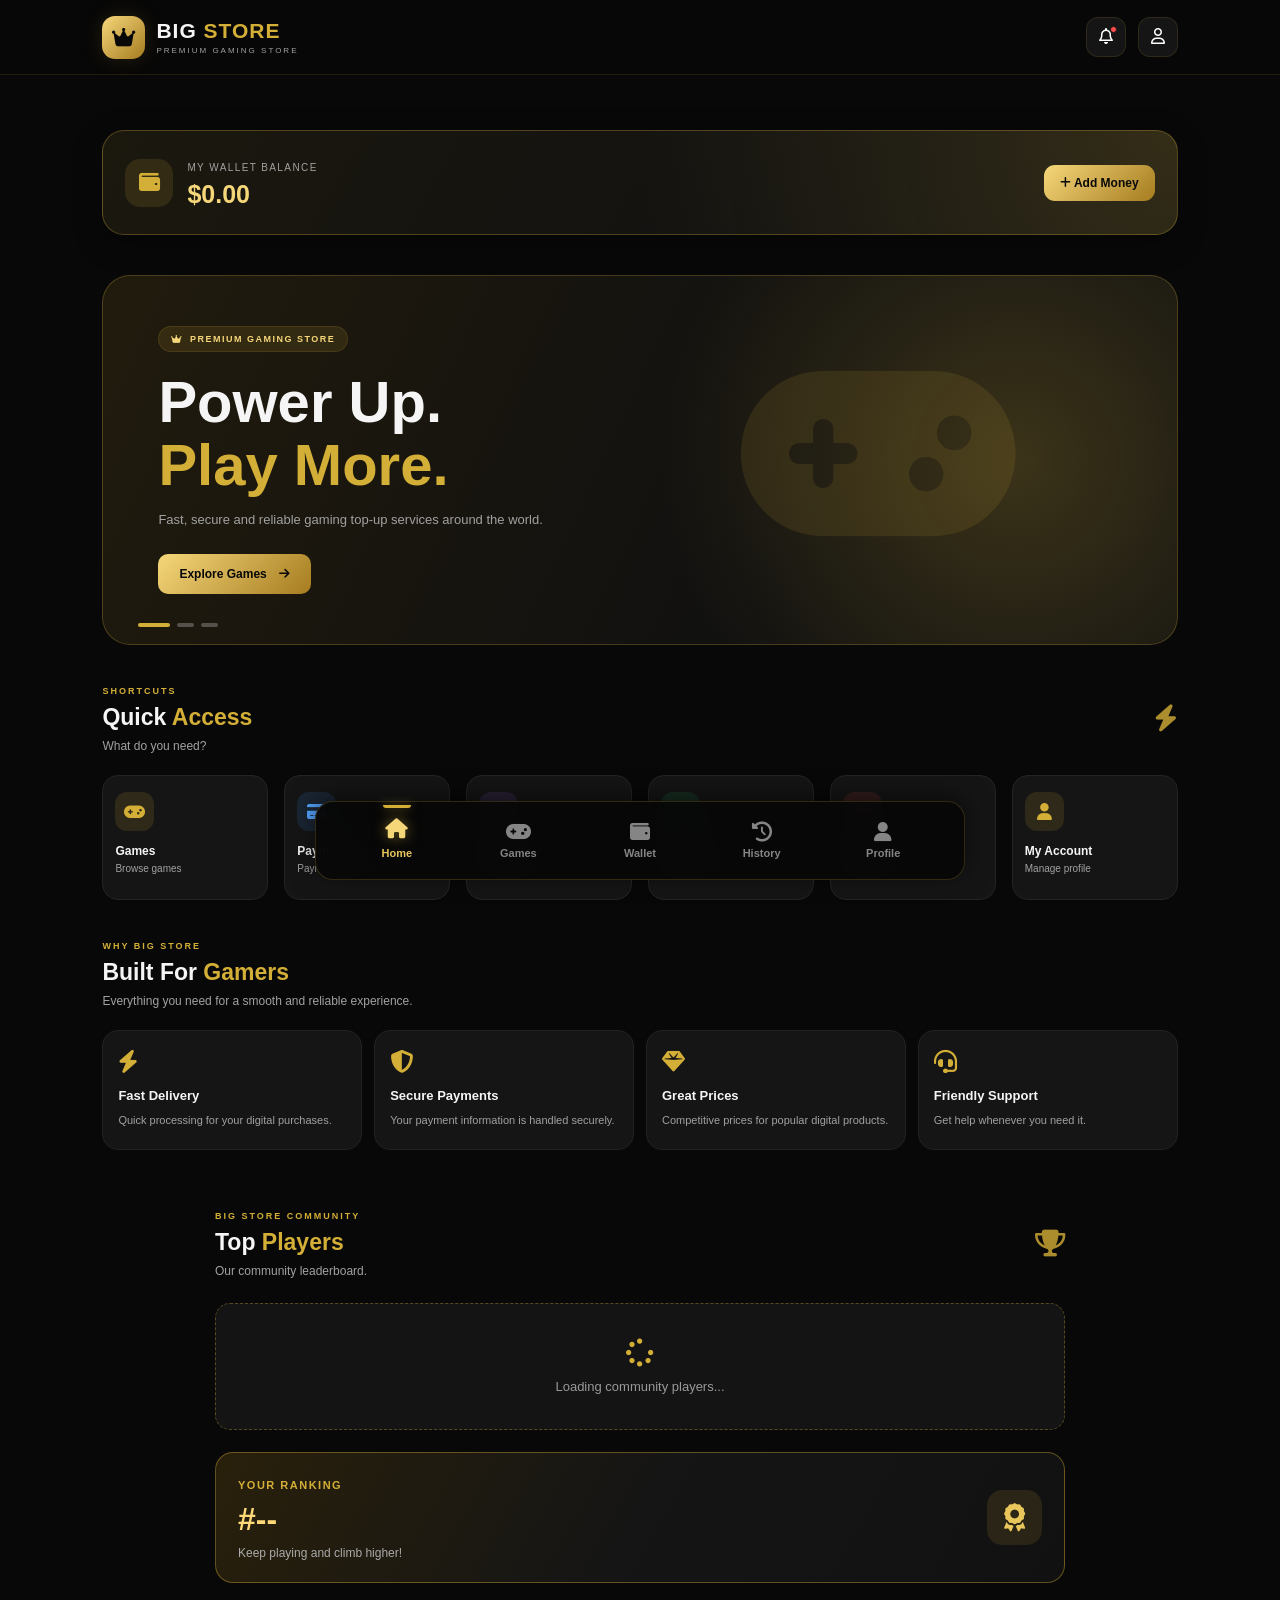
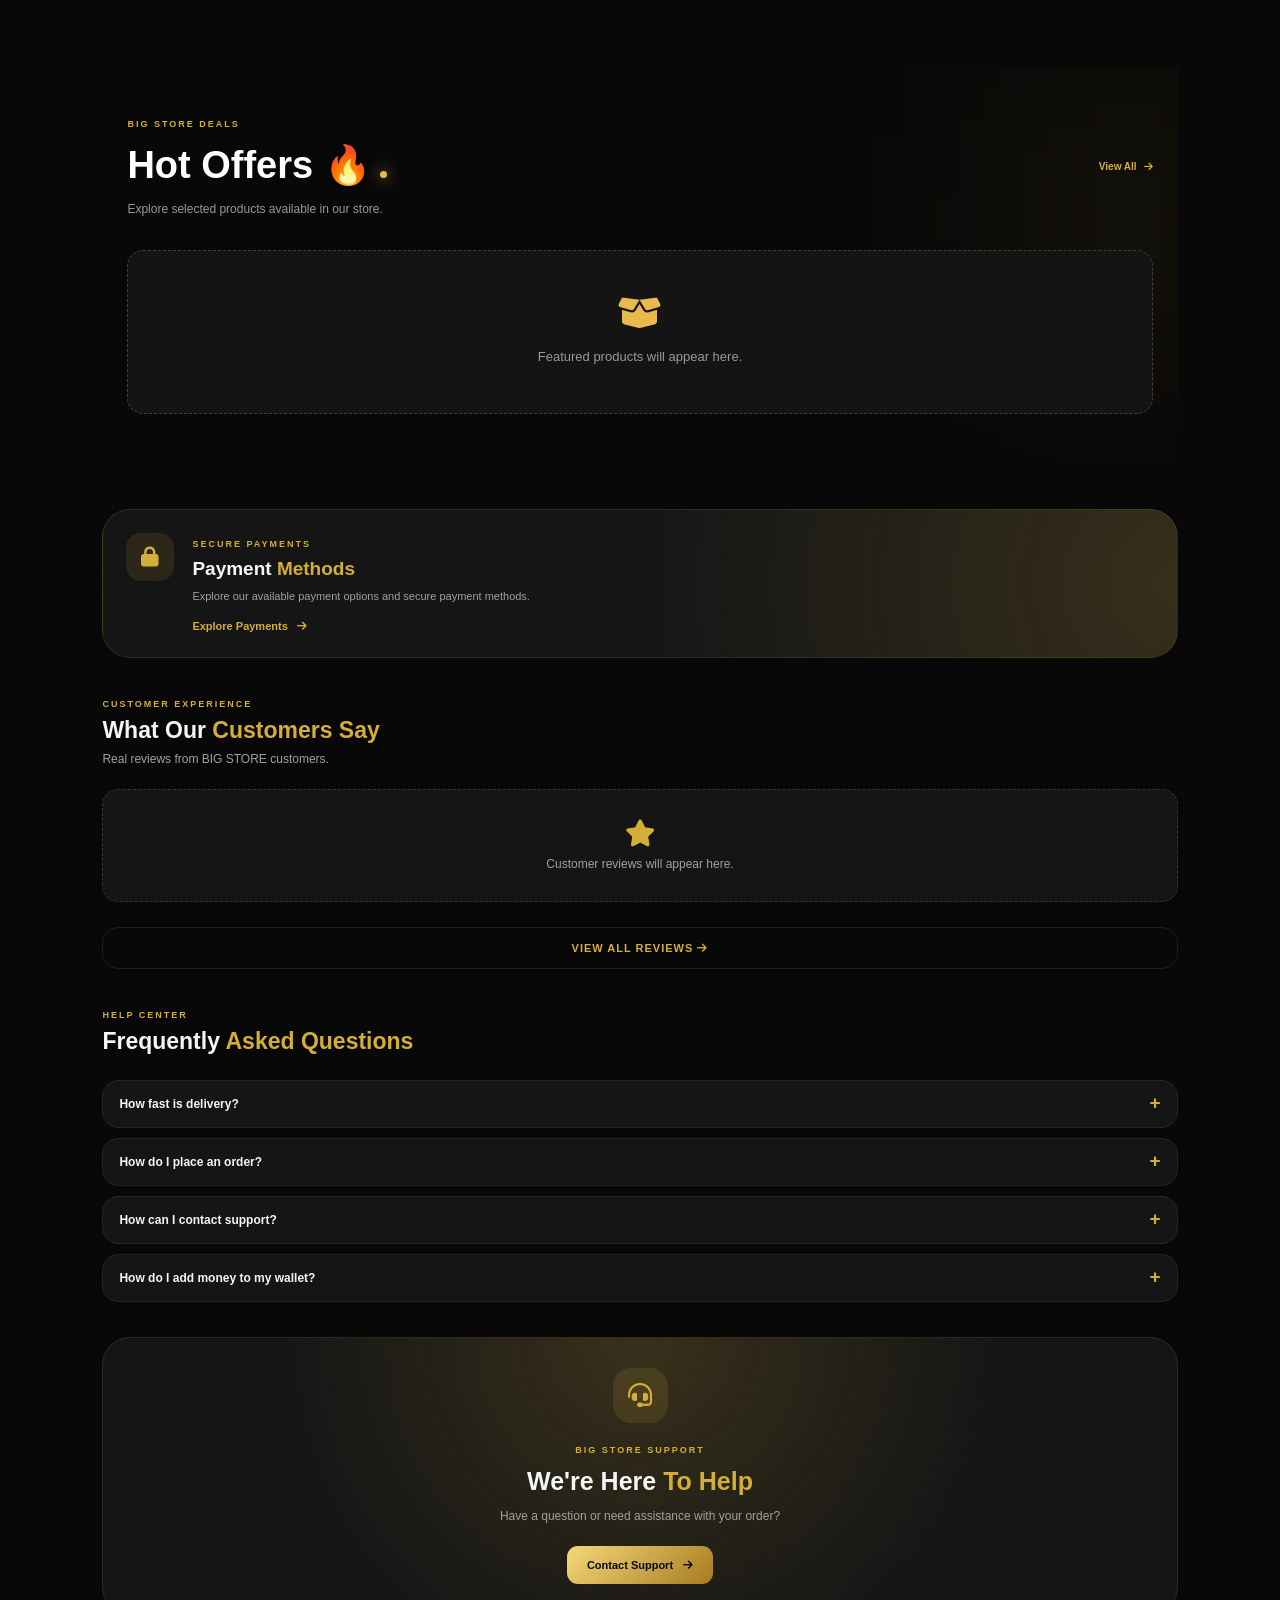
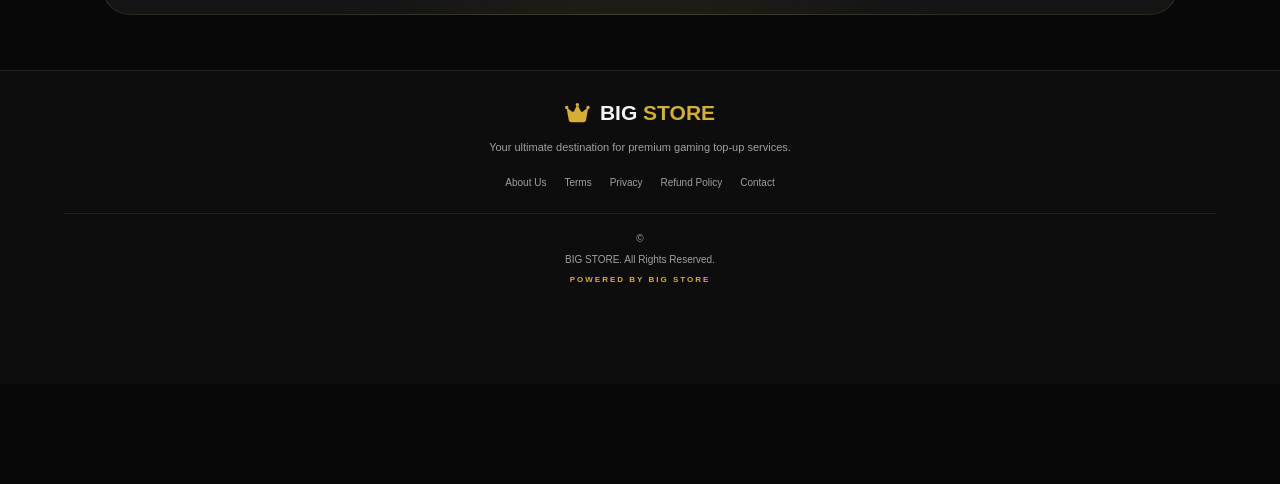
<file: index.html>
<!DOCTYPE html>
<html lang="en">

<head>

<meta charset="UTF-8">

<meta name="viewport" content="width=device-width, initial-scale=1.0">

<title>BIG STORE | Premium Gaming Top-Up</title>

<meta name="description" content="BIG STORE - Premium Global Gaming Top-Up Platform. Fast, Secure and Reliable.">

<meta name="theme-color" content="#080808">

<link rel="stylesheet" href="index.css">

<link rel="stylesheet" href="https://cdnjs.cloudflare.com/ajax/libs/font-awesome/6.5.0/css/all.min.css">

<!-- =====================================
     BIG STORE BOTTOM NAVIGATION CSS
===================================== -->

<style>

/* =====================================
   BOTTOM NAVIGATION
===================================== */

.big-store-bottom-nav {

    position: fixed;

    bottom: 0;

    left: 0;

    width: 100%;

    z-index: 99999;

    display: flex;

    align-items: center;

    justify-content: space-around;

    padding: 10px 5px;

    padding-bottom: calc(10px + env(safe-area-inset-bottom));

    background: rgba(8, 8, 8, 0.97);

    border-top: 1px solid rgba(212, 175, 55, 0.20);

    box-shadow: 0 -5px 25px rgba(0, 0, 0, 0.5);

    backdrop-filter: blur(18px);

    -webkit-backdrop-filter: blur(18px);

}


/* NAV ITEM */

.big-store-bottom-nav .nav-item {

    position: relative;

    flex: 1;

    display: flex;

    flex-direction: column;

    align-items: center;

    justify-content: center;

    gap: 5px;

    padding: 7px 2px;

    color: #858585;

    text-decoration: none;

    font-family: Arial, sans-serif;

    transition: all 0.25s ease;

    -webkit-tap-highlight-color: transparent;

}


/* ICON */

.big-store-bottom-nav .nav-item i {

    font-size: 20px;

    transition: all 0.25s ease;

}


/* TEXT */

.big-store-bottom-nav .nav-item span {

    font-size: 11px;

    font-weight: 600;

    white-space: nowrap;

}


/* ACTIVE NAVIGATION */

.big-store-bottom-nav .nav-item.active {

    color: #e9c65b;

}


.big-store-bottom-nav .nav-item.active i {

    color: #f5d77a;

    transform: translateY(-3px);

    filter: drop-shadow(
        0 0 7px rgba(212, 175, 55, 0.5)
    );

}


/* ACTIVE INDICATOR */

.big-store-bottom-nav .nav-item.active::before {

    content: "";

    position: absolute;

    top: -10px;

    width: 28px;

    height: 3px;

    background: #d4af37;

    border-radius: 0 0 5px 5px;

    box-shadow: 0 0 10px rgba(212, 175, 55, 0.5);

}


/* HOVER */

@media (hover: hover) {

    .big-store-bottom-nav .nav-item:hover {

        color: #f5d77a;

        transform: translateY(-2px);

    }

}


/* TABLET */

@media (min-width: 600px) {

    .big-store-bottom-nav {

        left: 50%;

        transform: translateX(-50%);

        bottom: 15px;

        width: min(600px, calc(100% - 40px));

        padding: 12px 15px;

        border: 1px solid rgba(212, 175, 55, 0.2);

        border-radius: 18px;

    }

}


/* DESKTOP */

@media (min-width: 1000px) {

    .big-store-bottom-nav {

        width: 650px;

        bottom: 20px;

        padding: 13px 20px;

    }

}


/* SMALL MOBILE */

@media (max-width: 360px) {

    .big-store-bottom-nav .nav-item i {

        font-size: 18px;

    }

    .big-store-bottom-nav .nav-item span {

        font-size: 10px;

    }

}


/* BODY SPACE */

body {

    padding-bottom: 100px !important;

}


/* ACCESSIBILITY */

@media (prefers-reduced-motion: reduce) {

    .big-store-bottom-nav * {

        transition: none !important;

    }

}

</style>

</head>


<body>


<!-- =====================================
     TOP HEADER
===================================== -->

<header class="main-header">


    <div class="header-logo">


        <span class="logo-icon">

            <i class="fa-solid fa-crown"></i>

        </span>


        <div class="logo-text">

            <h2>BIG <span>STORE</span></h2>

            <small>PREMIUM GAMING STORE</small>

        </div>


    </div>



    <div class="header-actions">


        <button class="notification-btn" aria-label="Notifications">

            <i class="fa-regular fa-bell"></i>

            <span class="notification-dot"></span>

        </button>



        <button class="profile-btn" aria-label="Profile">

            <i class="fa-regular fa-user"></i>

        </button>


    </div>


</header>



<!-- =====================================
     WALLET BALANCE
===================================== -->

<section class="wallet-section">


    <div class="wallet-card">


        <div class="wallet-info">


            <div class="wallet-icon">

                <i class="fa-solid fa-wallet"></i>

            </div>


            <div>

                <span>MY WALLET BALANCE</span>

                <h2 id="walletBalance">$0.00</h2>

            </div>


        </div>



        <button class="wallet-add-btn" id="addMoneyBtn">

            <i class="fa-solid fa-plus"></i>

            Add Money

        </button>


    </div>


</section>



<!-- =====================================
     MAIN CONTENT
===================================== -->

<main class="main-content">



    <!-- PROMOTIONAL SLIDER -->

    <section class="hero-section">


        <div class="hero-slider" id="heroSlider">


            <div class="hero-content">


                <span class="hero-badge">

                    <i class="fa-solid fa-crown"></i>

                    PREMIUM GAMING STORE

                </span>



                <h1>

                    Power Up.<br>

                    <span>Play More.</span>

                </h1>



                <p>

                    Fast, secure and reliable gaming top-up

                    services around the world.

                </p>



                <button class="hero-btn" id="startTopupBtn">

                    Explore Games

                    <i class="fa-solid fa-arrow-right"></i>

                </button>


            </div>



            <div class="hero-decoration">

                <i class="fa-solid fa-gamepad"></i>

            </div>



            <div class="slider-indicators">

                <span class="active"></span>

                <span></span>

                <span></span>

            </div>


        </div>


    </section>



    <!-- =====================================
         QUICK ACCESS
    ===================================== -->

    <section class="quick-access-section">


        <div class="section-heading">


            <div>

                <span class="section-label">SHORTCUTS</span>

                <h2>Quick <span>Access</span></h2>

                <p>What do you need?</p>

            </div>



            <i class="fa-solid fa-bolt heading-icon"></i>


        </div>



        <div class="quick-access-grid">


            <a href="games.html" class="quick-card">


                <div class="quick-icon gold">

                    <i class="fa-solid fa-gamepad"></i>

                </div>


                <h3>Games</h3>

                <p>Browse games</p>


            </a>



            <a href="wallet-topup.html" class="quick-card">


                <div class="quick-icon blue">

                    <i class="fa-solid fa-credit-card"></i>

                </div>


                <h3>Payments</h3>

                <p>Payment methods</p>


            </a>



            <a href="history.html" class="quick-card">


                <div class="quick-icon purple">

                    <i class="fa-solid fa-clock-rotate-left"></i>

                </div>


                <h3>Orders</h3>

                <p>Track your orders</p>


            </a>



            <a href="support.html" class="quick-card">


                <div class="quick-icon green">

                    <i class="fa-solid fa-headset"></i>

                </div>


                <h3>Support</h3>

                <p>Get assistance</p>


            </a>



            <a href="offers.html" class="quick-card">


                <div class="quick-icon red">

                    <i class="fa-solid fa-gift"></i>

                </div>


                <h3>Offers</h3>

                <p>Special deals</p>


            </a>



            <a href="profile.html" class="quick-card">


                <div class="quick-icon gold">

                    <i class="fa-solid fa-user"></i>

                </div>


                <h3>My Account</h3>

                <p>Manage profile</p>


            </a>


        </div>


    </section>



    <!-- =====================================
         WHY BIG STORE
    ===================================== -->

    <section class="why-section">


        <div class="section-heading">


            <div>

                <span class="section-label">WHY BIG STORE</span>

                <h2>Built For <span>Gamers</span></h2>

                <p>

                    Everything you need for a smooth and reliable experience.

                </p>

            </div>


        </div>



        <div class="features-grid">


            <div class="feature-card">


                <i class="fa-solid fa-bolt"></i>


                <h3>Fast Delivery</h3>


                <p>

                    Quick processing for your digital purchases.

                </p>


            </div>



            <div class="feature-card">


                <i class="fa-solid fa-shield-halved"></i>


                <h3>Secure Payments</h3>


                <p>

                    Your payment information is handled securely.

                </p>


            </div>



            <div class="feature-card">


                <i class="fa-solid fa-gem"></i>


                <h3>Great Prices</h3>


                <p>

                    Competitive prices for popular digital products.

                </p>


            </div>



            <div class="feature-card">


                <i class="fa-solid fa-headset"></i>


                <h3>Friendly Support</h3>


                <p>

                    Get help whenever you need it.

                </p>


            </div>


        </div>


    </section>



<!-- =====================================
BIG STORE COMMUNITY
REAL PLAYER LEADERBOARD
===================================== -->

<section class="community-section">

    <div class="section-heading">

        <div>
            <span class="section-label">BIG STORE COMMUNITY</span>

            <h2>Top <span>Players</span></h2>

            <p>Our community leaderboard.</p>
        </div>

        <i class="fa-solid fa-trophy heading-icon"></i>

    </div>

    <!-- LEADERBOARD -->

    <div class="leaderboard-list" id="leaderboardList">

        <div class="leaderboard-placeholder">
            <i class="fa-solid fa-spinner fa-spin"></i>
            <p>Loading community players...</p>
        </div>

    </div>

    <!-- YOUR RANKING -->

    <div class="your-ranking-card">

        <div>
            <span>YOUR RANKING</span>

            <h2 id="userRanking">#--</h2>

            <p>Keep playing and climb higher!</p>
        </div>

        <div class="ranking-trophy">
            <i class="fa-solid fa-award"></i>
        </div>

    </div>

</section>



    <!-- =====================================
         HOT DEALS
    ===================================== -->

    <section class="deals-section">


        <div class="section-heading">


            <div>

                <span class="section-label">BIG STORE DEALS</span>

                <h2>Hot Offers <span>🔥</span></h2>

                <p>

                    Explore selected products available in our store.

                </p>

            </div>



            <a href="games.html" class="view-all-btn">

                View All

                <i class="fa-solid fa-arrow-right"></i>

            </a>


        </div>



        <div class="deals-grid" id="dealsGrid">


            <div class="deals-placeholder">

                <i class="fa-solid fa-box-open"></i>

                <p>

                    Featured products will appear here.

                </p>

            </div>


        </div>


    </section>



    <!-- =====================================
         PAYMENT METHODS
    ===================================== -->

    <section class="payment-section">


        <div class="payment-card">


            <div class="payment-icon">

                <i class="fa-solid fa-lock"></i>

            </div>



            <div class="payment-content">


                <span>SECURE PAYMENTS</span>


                <h2>Payment <span>Methods</span></h2>


                <p>

                    Explore our available payment options

                    and secure payment methods.

                </p>


                <a href="wallet-topup.html">

                    Explore Payments

                    <i class="fa-solid fa-arrow-right"></i>

                </a>


            </div>


        </div>


    </section>



    <!-- =====================================
         CUSTOMER REVIEWS
    ===================================== -->

    <section class="reviews-section">


        <div class="section-heading">


            <div>

                <span class="section-label">CUSTOMER EXPERIENCE</span>

                <h2>What Our <span>Customers Say</span></h2>

                <p>

                    Real reviews from BIG STORE customers.

                </p>

            </div>


        </div>



        <div class="reviews-container" id="reviewsContainer">


            <div class="reviews-placeholder">

                <i class="fa-solid fa-star"></i>

                <p>

                    Customer reviews will appear here.

                </p>

            </div>


        </div>



        <a href="reviews.html" class="reviews-link">

            VIEW ALL REVIEWS

            <i class="fa-solid fa-arrow-right"></i>

        </a>


    </section>



    <!-- =====================================
         FAQ
    ===================================== -->

    <section class="faq-section">


        <div class="section-heading">


            <div>

                <span class="section-label">HELP CENTER</span>

                <h2>Frequently <span>Asked Questions</span></h2>

            </div>


        </div>



        <div class="faq-list">


            <details class="faq-item">


                <summary>How fast is delivery?</summary>


                <p>

                    Delivery time depends on the selected product and service.

                </p>


            </details>



            <details class="faq-item">


                <summary>How do I place an order?</summary>


                <p>

                    Choose your game, select a product and follow the checkout process.

                </p>


            </details>



            <details class="faq-item">


                <summary>How can I contact support?</summary>


                <p>

                    Contact our support team through the available support channels.

                </p>


            </details>



            <details class="faq-item">


                <summary>How do I add money to my wallet?</summary>


                <p>

                    Visit the wallet section to explore available deposit methods.

                </p>


            </details>


        </div>


    </section>



    <!-- =====================================
         SUPPORT BANNER
    ===================================== -->

    <section class="support-section">


        <div class="support-card">


            <div class="support-icon">

                <i class="fa-solid fa-headset"></i>

            </div>



            <span>BIG STORE SUPPORT</span>



            <h2>We're Here <span>To Help</span></h2>



            <p>

                Have a question or need assistance

                with your order?

            </p>



            <a href="support.html" class="support-btn">

                Contact Support

                <i class="fa-solid fa-arrow-right"></i>

            </a>


        </div>


    </section>


</main>



<!-- =====================================
     FOOTER
===================================== -->

<footer class="main-footer">


    <div class="footer-logo">


        <i class="fa-solid fa-crown"></i>


        <h2>BIG <span>STORE</span></h2>


    </div>



    <p>

        Your ultimate destination for premium

        gaming top-up services.

    </p>



    <div class="footer-links">


        <a href="about.html">About Us</a>


        <a href="terms.html">Terms</a>


        <a href="privacy.html">Privacy</a>


        <a href="refund.html">Refund Policy</a>


        <a href="support.html">Contact</a>


    </div>



    <div class="footer-bottom">


        <p>

            &copy; <span id="currentYear"></span>

            BIG STORE. All Rights Reserved.

        </p>


        <span>POWERED BY BIG STORE</span>


    </div>


</footer>



<!-- =====================================
     BIG STORE BOTTOM NAVIGATION
===================================== -->

<nav class="big-store-bottom-nav">


    <a href="index.html" class="nav-item">

        <i class="fas fa-home"></i>

        <span>Home</span>

    </a>



    <a href="games.html" class="nav-item">

        <i class="fas fa-gamepad"></i>

        <span>Games</span>

    </a>



    <a href="wallet-topup.html" class="nav-item">

        <i class="fas fa-wallet"></i>

        <span>Wallet</span>

    </a>



    <a href="history.html" class="nav-item">

        <i class="fas fa-clock-rotate-left"></i>

        <span>History</span>

    </a>



    <a href="profile.html" class="nav-item">

        <i class="fas fa-user"></i>

        <span>Profile</span>

    </a>


</nav>



<!-- =====================================
     ACTIVE NAVIGATION SYSTEM
===================================== -->

<script>

document.addEventListener("DOMContentLoaded", function () {


    const currentPage = window.location.pathname

        .split("/")

        .pop()

        .toLowerCase() || "index.html";


    const navItems = document.querySelectorAll(

        ".big-store-bottom-nav .nav-item"

    );


    navItems.forEach(item => {


        const link = item.getAttribute("href").toLowerCase();


        item.classList.toggle(

            "active",

            link === currentPage

        );


    });


    console.log(

        "BIG STORE Bottom Navigation Loaded Successfully!"

    );


});

</script>



<!-- =====================================
     INDEX JAVASCRIPT
===================================== -->

<script type="module" src="index.js"></script>


</body>

</html>
</file>
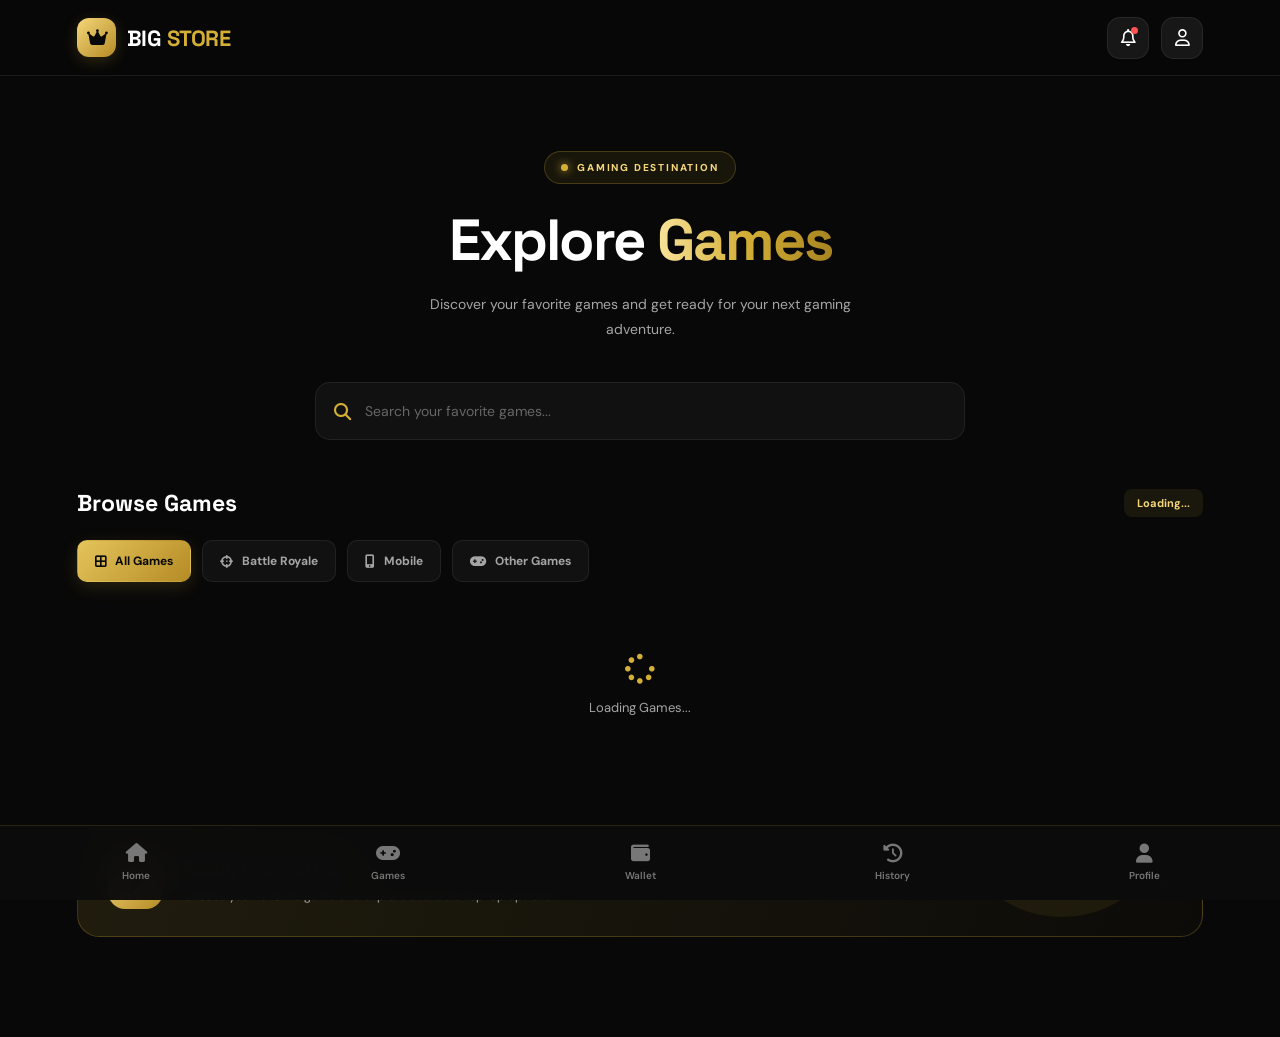
<file: games.html>
<!DOCTYPE html>
<html lang="en">

<head>

<meta charset="UTF-8">
<meta name="viewport" content="width=device-width, initial-scale=1.0">

<title>Games | BIG STORE</title>

<meta name="description" content="Explore your favorite games and purchase game top-ups at BIG STORE.">

<meta name="theme-color" content="#080808">

<link rel="preconnect" href="https://fonts.googleapis.com">
<link rel="preconnect" href="https://fonts.gstatic.com" crossorigin>

<link href="https://fonts.googleapis.com/css2?family=DM+Sans:wght@400;500;600;700;800&family=Space+Grotesk:wght@400;500;600;700&display=swap" rel="stylesheet">

<link rel="stylesheet" href="https://cdnjs.cloudflare.com/ajax/libs/font-awesome/6.5.0/css/all.min.css">

<link rel="stylesheet" href="games.css">

<style>

/* GAME STATUS */

.game-status {
    font-size: 11px;
    font-weight: 700;
}

.game-status.available {
    color: #42d98a;
}

.game-status.coming-soon {
    color: #e9c65b;
}

.game-card.disabled {
    cursor: not-allowed;
    opacity: 0.72;
}

.game-card.disabled .game-card-link {
    pointer-events: none;
}

.game-image {
    position: relative;
    overflow: hidden;
}

.game-label {
    position: absolute;
    top: 12px;
    right: 12px;
    padding: 6px 10px;
    border-radius: 7px;
    font-size: 10px;
    font-weight: 800;
}

.game-label.popular {
    background: #d4af37;
    color: #080808;
}

.game-label.soon {
    background: rgba(212,175,55,0.15);
    color: #f5d77a;
    border: 1px solid rgba(212,175,55,0.3);
}

.game-card-link {
    display: block;
    color: inherit;
    text-decoration: none;
}

.game-loading,
.game-error {
    grid-column: 1 / -1;
    text-align: center;
    padding: 45px 15px;
}

.game-loading i,
.game-error i {
    font-size: 30px;
    color: #d4af37;
    margin-bottom: 15px;
}

.game-card-image {
    width: 100%;
    height: 100%;
    object-fit: cover;
}

</style>

</head>


<body>


<!-- HEADER -->

<header class="games-header">

<a href="index.html" class="games-logo">

<span class="logo-icon">
<i class="fas fa-crown"></i>
</span>

<span>BIG <b>STORE</b></span>

</a>


<div class="header-actions">

<button class="header-icon-btn" id="notificationBtn" aria-label="Notifications">

<i class="far fa-bell"></i>

<span class="notification-dot"></span>

</button>


<button class="header-icon-btn" id="profileBtn" aria-label="Profile">

<i class="far fa-user"></i>

</button>

</div>

</header>



<!-- MAIN CONTENT -->

<main class="games-page">


<!-- INTRO -->

<section class="games-intro">

<div class="intro-badge">

<span class="badge-dot"></span>

GAMING DESTINATION

</div>

<h1>
Explore <span>Games</span>
</h1>

<p>
Discover your favorite games and get ready
for your next gaming adventure.
</p>

</section>



<!-- SEARCH -->

<section class="games-search-section">

<div class="games-search-box">

<i class="fas fa-search"></i>

<input
type="search"
id="gameSearch"
placeholder="Search your favorite games..."
autocomplete="off"
>

<button id="clearGameSearch" type="button" aria-label="Clear search">

<i class="fas fa-times"></i>

</button>

</div>

</section>



<!-- CATEGORY -->

<section class="games-filter-section">

<div class="filter-heading">

<h2>Browse Games</h2>

<span id="gamesCount">Loading...</span>

</div>


<div class="games-categories">

<button class="category-btn active" data-category="all">

<i class="fas fa-border-all"></i>

All Games

</button>


<button class="category-btn" data-category="battle-royale">

<i class="fas fa-crosshairs"></i>

Battle Royale

</button>


<button class="category-btn" data-category="mobile">

<i class="fas fa-mobile-alt"></i>

Mobile

</button>


<button class="category-btn" data-category="other">

<i class="fas fa-gamepad"></i>

Other Games

</button>

</div>

</section>



<!-- GAMES GRID -->

<section class="games-grid-section">

<div class="games-grid" id="gamesGrid">

<div class="game-loading">

<i class="fas fa-spinner fa-spin"></i>

<p>Loading Games...</p>

</div>

</div>



<!-- NO RESULTS -->

<div class="games-no-results" id="noGamesFound" style="display:none;">

<div class="no-results-icon">

<i class="fas fa-gamepad"></i>

</div>

<h3>No Games Found</h3>

<p>Try searching with another game name.</p>

<button type="button" id="resetGameSearch">

<i class="fas fa-rotate-left"></i>

Show All Games

</button>

</div>

</section>



<!-- INFORMATION -->

<section class="games-info-banner">

<div class="info-banner-icon">

<i class="fas fa-bolt"></i>

</div>

<div class="info-banner-content">

<h3>Ready to Level Up?</h3>

<p>
Choose your favorite game and explore available top-up options.
</p>

</div>

<i class="fas fa-arrow-right banner-arrow"></i>

</section>


</main>



<!-- BOTTOM NAVIGATION -->

<nav class="big-store-bottom-nav">

<a href="index.html" class="nav-item">

<i class="fas fa-house"></i>

<span>Home</span>

</a>


<a href="games.html" class="nav-item">

<i class="fas fa-gamepad"></i>

<span>Games</span>

</a>


<a href="wallet-topup.html" class="nav-item">

<i class="fas fa-wallet"></i>

<span>Wallet</span>

</a>


<a href="history.html" class="nav-item">

<i class="fas fa-clock-rotate-left"></i>

<span>History</span>

</a>


<a href="profile.html" class="nav-item">

<i class="fas fa-user"></i>

<span>Profile</span>

</a>

</nav>



<!-- JAVASCRIPT -->

<script type="module" src="games.js"></script>

</body>

</html>
</file>
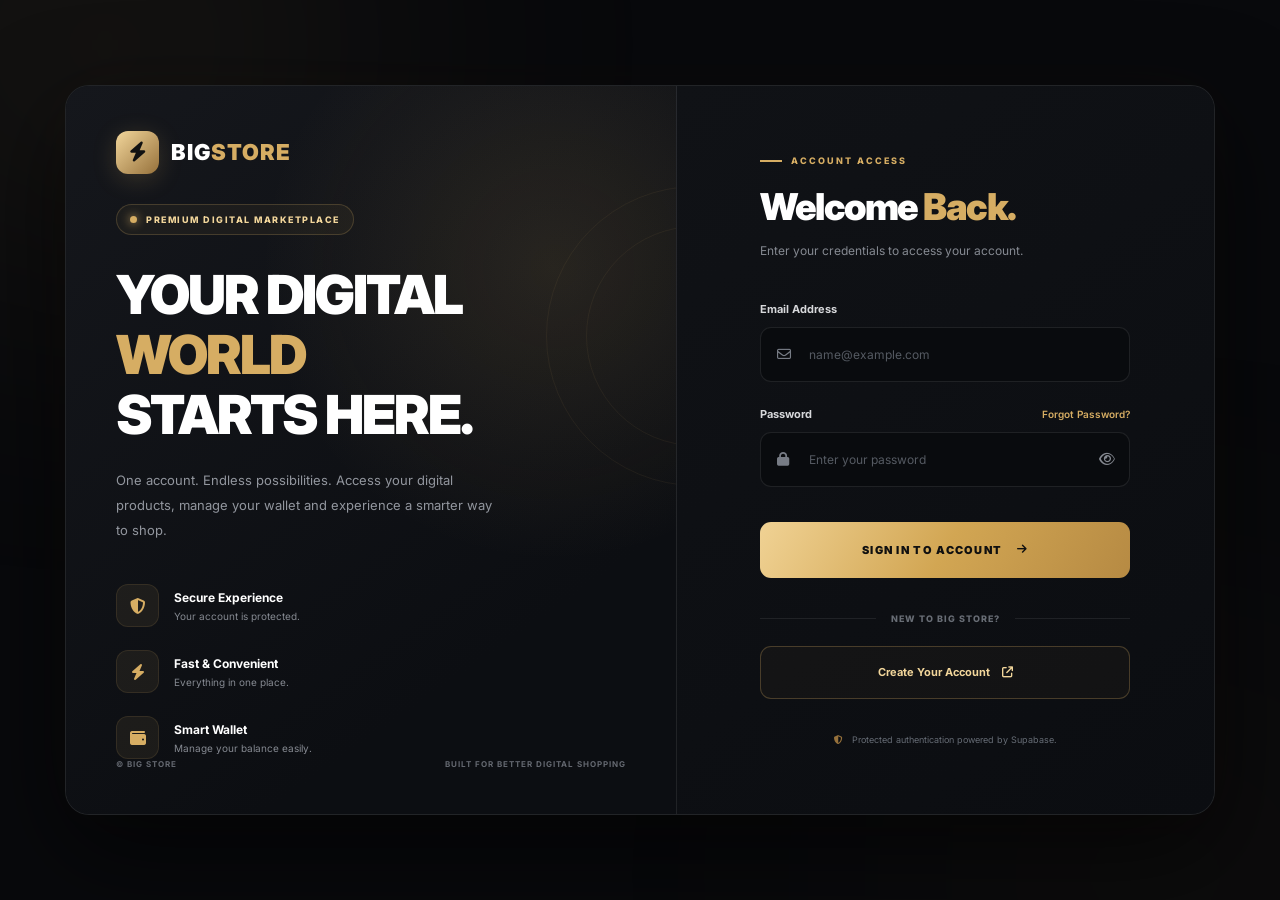
<file: login.html>
<!DOCTYPE html>
<html lang="en">

<head>
    <meta charset="UTF-8">
    <meta name="viewport" content="width=device-width, initial-scale=1.0">

    <meta name="theme-color" content="#08090c">

    <title>Login | BIG STORE</title>

    <link rel="stylesheet" href="login.css">

    <link rel="preconnect" href="https://fonts.googleapis.com">
    <link rel="preconnect" href="https://fonts.gstatic.com" crossorigin>

    <link href="https://fonts.googleapis.com/css2?family=Inter:wght@400;500;600;700;800;900&display=swap" rel="stylesheet">

    <link rel="stylesheet" href="https://cdnjs.cloudflare.com/ajax/libs/font-awesome/6.5.2/css/all.min.css">
</head>

<body>

    <div class="ambient ambient-one"></div>
    <div class="ambient ambient-two"></div>

    <main class="auth-wrapper">

        <!-- LEFT BRANDING SECTION -->

        <section class="brand-section">

            <a href="index.html" class="brand-logo">
                <span class="logo-icon">
                    <i class="fa-solid fa-bolt"></i>
                </span>

                <span class="logo-text">
                    BIG<span>STORE</span>
                </span>
            </a>

            <div class="brand-content">

                <div class="brand-badge">
                    <span class="badge-dot"></span>
                    PREMIUM DIGITAL MARKETPLACE
                </div>

                <h1>
                    YOUR DIGITAL
                    <span>WORLD</span>
                    STARTS HERE.
                </h1>

                <p>
                    One account. Endless possibilities.
                    Access your digital products, manage your wallet
                    and experience a smarter way to shop.
                </p>

                <div class="feature-list">

                    <div class="feature-item">
                        <div class="feature-icon">
                            <i class="fa-solid fa-shield-halved"></i>
                        </div>

                        <div>
                            <h3>Secure Experience</h3>
                            <p>Your account is protected.</p>
                        </div>
                    </div>

                    <div class="feature-item">
                        <div class="feature-icon">
                            <i class="fa-solid fa-bolt"></i>
                        </div>

                        <div>
                            <h3>Fast & Convenient</h3>
                            <p>Everything in one place.</p>
                        </div>
                    </div>

                    <div class="feature-item">
                        <div class="feature-icon">
                            <i class="fa-solid fa-wallet"></i>
                        </div>

                        <div>
                            <h3>Smart Wallet</h3>
                            <p>Manage your balance easily.</p>
                        </div>
                    </div>

                </div>

            </div>

            <div class="brand-bottom">
                <span>© <span id="currentYear"></span> BIG STORE</span>
                <span>BUILT FOR BETTER DIGITAL SHOPPING</span>
            </div>

            <div class="decorative-circle circle-one"></div>
            <div class="decorative-circle circle-two"></div>

        </section>


        <!-- RIGHT LOGIN SECTION -->

        <section class="form-section">

            <div class="mobile-logo">

                <a href="index.html" class="brand-logo">
                    <span class="logo-icon">
                        <i class="fa-solid fa-bolt"></i>
                    </span>

                    <span class="logo-text">
                        BIG<span>STORE</span>
                    </span>
                </a>

            </div>

            <div class="form-container">

                <div class="form-heading">

                    <div class="welcome-tag">
                        <span></span>
                        ACCOUNT ACCESS
                    </div>

                    <h2>Welcome <span>Back.</span></h2>

                    <p>
                        Enter your credentials to access your account.
                    </p>

                </div>


                <form id="loginForm">

                    <!-- EMAIL -->

                    <div class="input-group">

                        <label for="email">
                            Email Address
                        </label>

                        <div class="input-wrapper">

                            <i class="fa-regular fa-envelope input-icon"></i>

                            <input
                                type="email"
                                id="email"
                                placeholder="name@example.com"
                                autocomplete="email"
                                required
                            >

                        </div>

                    </div>


                    <!-- PASSWORD -->

                    <div class="input-group">

                        <div class="password-label">

                            <label for="password">
                                Password
                            </label>

                            <a href="forgot-password.html">
                                Forgot Password?
                            </a>

                        </div>

                        <div class="input-wrapper">

                            <i class="fa-solid fa-lock input-icon"></i>

                            <input
                                type="password"
                                id="password"
                                placeholder="Enter your password"
                                autocomplete="current-password"
                                required
                            >

                            <button
                                type="button"
                                id="togglePassword"
                                class="password-toggle"
                                aria-label="Show password"
                            >
                                <i class="fa-regular fa-eye"></i>
                            </button>

                        </div>

                    </div>


                    <!-- LOGIN BUTTON -->

                    <button type="submit" id="loginButton">

                        <span id="buttonText">
                            SIGN IN TO ACCOUNT
                        </span>

                        <i class="fa-solid fa-arrow-right"></i>

                    </button>


                    <!-- MESSAGE -->

                    <div id="message" class="message"></div>

                </form>


                <div class="divider">
                    <span>NEW TO BIG STORE?</span>
                </div>


                <a href="register.html" class="create-account">

                    <span>Create Your Account</span>

                    <i class="fa-solid fa-arrow-up-right-from-square"></i>

                </a>


                <div class="security-note">

                    <i class="fa-solid fa-shield-halved"></i>

                    <span>
                        Protected authentication powered by Supabase.
                    </span>

                </div>


                <div class="mobile-footer">
                    POWERED BY <span>BIG STORE</span>
                </div>

            </div>

        </section>

    </main>

    <script type="module" src="login.js"></script>

</body>
</html>
</file>
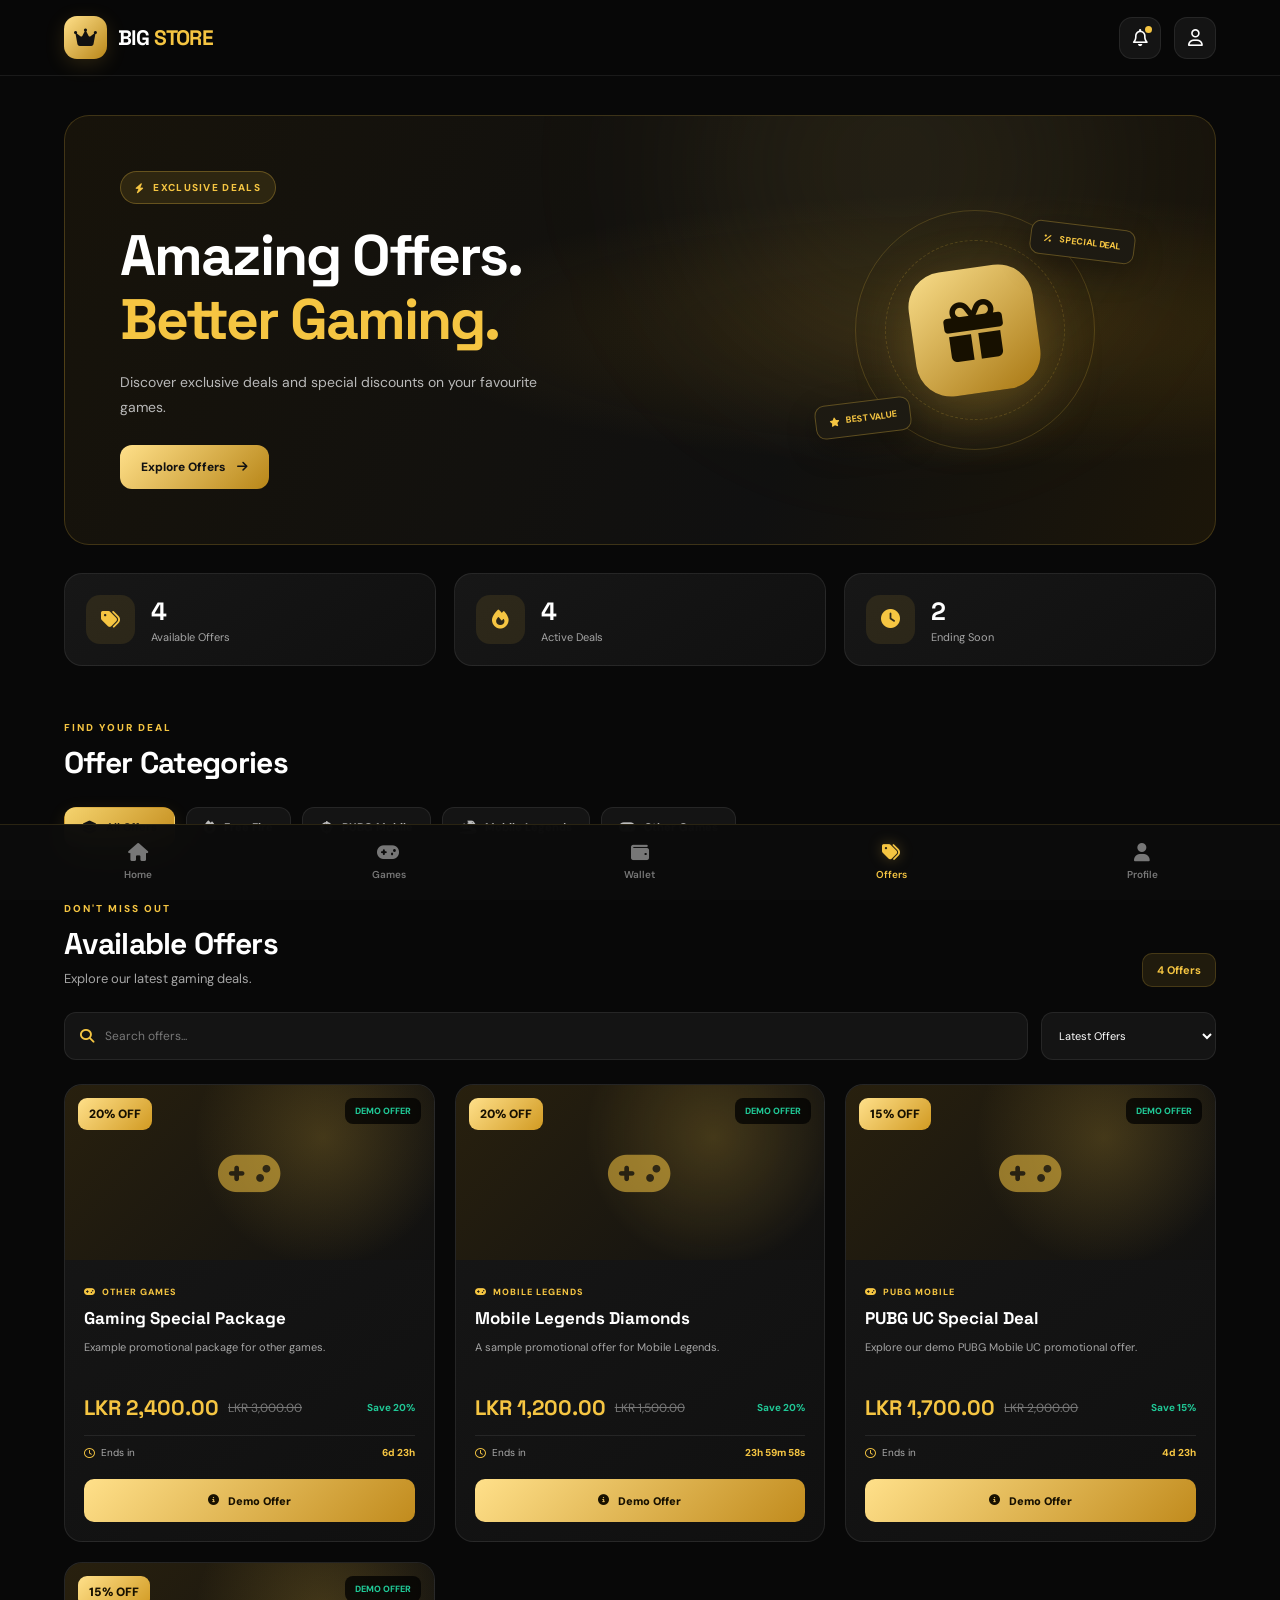
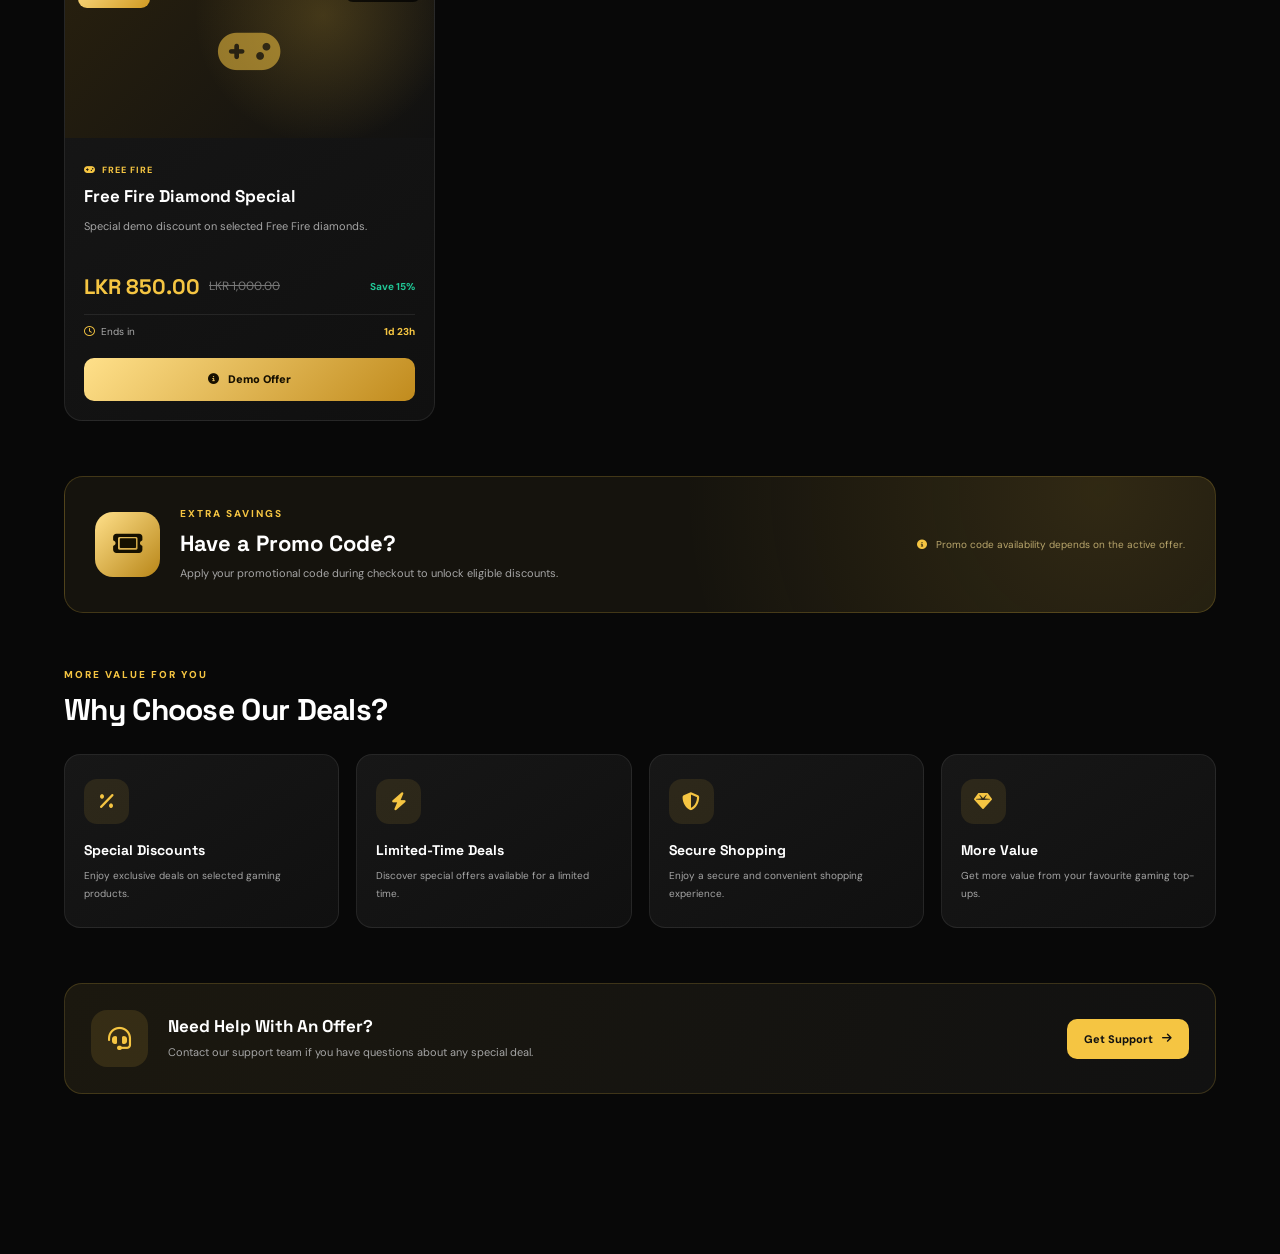
<file: offers.html>
<!DOCTYPE html>
<html lang="en">
<head>
    <meta charset="UTF-8">
    <meta name="viewport" content="width=device-width, initial-scale=1.0">

    <title>Special Offers | BIG STORE</title>

    <meta name="description" content="Discover exclusive gaming top-up deals, special discounts and limited-time offers at BIG STORE.">

    <meta name="theme-color" content="#090909">

    <link rel="stylesheet" href="offers.css">

    <!-- Google Fonts -->
    <link rel="preconnect" href="https://fonts.googleapis.com">
    <link rel="preconnect" href="https://fonts.gstatic.com" crossorigin>

    <link href="https://fonts.googleapis.com/css2?family=DM+Sans:wght@400;500;600;700;800&family=Space+Grotesk:wght@400;500;600;700&display=swap" rel="stylesheet">

    <!-- Font Awesome -->
    <link rel="stylesheet" href="https://cdnjs.cloudflare.com/ajax/libs/font-awesome/6.5.0/css/all.min.css">
</head>

<body>

    <!-- ======================================
         HEADER
    ======================================= -->

    <header class="offers-header">

        <a href="index.html" class="offers-brand">
            <span class="brand-icon">
                <i class="fa-solid fa-crown"></i>
            </span>

            <span class="brand-text">
                BIG <span>STORE</span>
            </span>
        </a>

        <div class="header-actions">

            <button class="header-icon-btn" id="notificationBtn" aria-label="Notifications">
                <i class="fa-regular fa-bell"></i>
                <span class="notification-dot"></span>
            </button>

            <button class="header-profile-btn" id="profileBtn" aria-label="Profile">
                <i class="fa-regular fa-user"></i>
            </button>

        </div>

    </header>


    <!-- ======================================
         MAIN CONTENT
    ======================================= -->

    <main class="offers-page">


        <!-- ======================================
             HERO SECTION
        ======================================= -->

        <section class="offers-hero">

            <div class="hero-background-glow"></div>

            <div class="hero-content">

                <div class="offers-badge">
                    <i class="fa-solid fa-bolt"></i>
                    EXCLUSIVE DEALS
                </div>

                <h1>
                    Amazing Offers.
                    <span>Better Gaming.</span>
                </h1>

                <p>
                    Discover exclusive deals and special discounts
                    on your favourite games.
                </p>

                <a href="#availableOffers" class="hero-btn">
                    Explore Offers
                    <i class="fa-solid fa-arrow-right"></i>
                </a>

            </div>

            <div class="hero-decoration">

                <div class="decoration-circle circle-one"></div>
                <div class="decoration-circle circle-two"></div>

                <div class="hero-gift-icon">
                    <i class="fa-solid fa-gift"></i>
                </div>

                <div class="floating-tag tag-one">
                    <i class="fa-solid fa-percent"></i>
                    SPECIAL DEAL
                </div>

                <div class="floating-tag tag-two">
                    <i class="fa-solid fa-star"></i>
                    BEST VALUE
                </div>

            </div>

        </section>


        <!-- ======================================
             OFFER SUMMARY
        ======================================= -->

        <section class="offer-summary">

            <div class="summary-card">

                <div class="summary-icon">
                    <i class="fa-solid fa-tags"></i>
                </div>

                <div class="summary-info">
                    <h3 id="totalOffers">0</h3>
                    <p>Available Offers</p>
                </div>

            </div>


            <div class="summary-card">

                <div class="summary-icon">
                    <i class="fa-solid fa-fire"></i>
                </div>

                <div class="summary-info">
                    <h3 id="activeOffers">0</h3>
                    <p>Active Deals</p>
                </div>

            </div>


            <div class="summary-card">

                <div class="summary-icon">
                    <i class="fa-solid fa-clock"></i>
                </div>

                <div class="summary-info">
                    <h3 id="endingOffers">0</h3>
                    <p>Ending Soon</p>
                </div>

            </div>

        </section>


        <!-- ======================================
             OFFER CATEGORIES
        ======================================= -->

        <section class="offer-category-section">

            <div class="section-heading">

                <div>
                    <span class="section-subtitle">FIND YOUR DEAL</span>
                    <h2>Offer Categories</h2>
                </div>

            </div>


            <div class="offer-category-list">

                <button class="offer-category-btn active" data-category="all">

                    <i class="fa-solid fa-layer-group"></i>
                    <span>All Offers</span>

                </button>


                <button class="offer-category-btn" data-category="freefire">

                    <i class="fa-solid fa-fire"></i>
                    <span>Free Fire</span>

                </button>


                <button class="offer-category-btn" data-category="pubg">

                    <i class="fa-solid fa-crosshairs"></i>
                    <span>PUBG Mobile</span>

                </button>


                <button class="offer-category-btn" data-category="mobilelegends">

                    <i class="fa-solid fa-dragon"></i>
                    <span>Mobile Legends</span>

                </button>


                <button class="offer-category-btn" data-category="other">

                    <i class="fa-solid fa-gamepad"></i>
                    <span>Other Games</span>

                </button>

            </div>

        </section>


        <!-- ======================================
             AVAILABLE OFFERS
        ======================================= -->

        <section class="available-offers-section" id="availableOffers">

            <div class="section-heading">

                <div>
                    <span class="section-subtitle">DON'T MISS OUT</span>
                    <h2>Available Offers</h2>
                    <p>Explore our latest gaming deals.</p>
                </div>

                <div class="offer-count">
                    <span id="visibleOfferCount">0</span> Offers
                </div>

            </div>


            <!-- Search and Filter -->

            <div class="offer-filter-bar">

                <div class="offer-search-box">

                    <i class="fa-solid fa-magnifying-glass"></i>

                    <input
                        type="search"
                        id="offerSearch"
                        placeholder="Search offers..."
                        autocomplete="off"
                    >

                    <button id="clearOfferSearch" aria-label="Clear search">
                        <i class="fa-solid fa-xmark"></i>
                    </button>

                </div>


                <select id="offerSort" class="offer-sort-select">

                    <option value="latest">Latest Offers</option>
                    <option value="discount-high">Highest Discount</option>
                    <option value="ending-soon">Ending Soon</option>

                </select>

            </div>


            <!-- Loading -->

            <div class="offers-loading" id="offersLoading">

                <div class="loading-spinner"></div>

                <p>Loading amazing offers...</p>

            </div>


            <!-- Offers Grid -->

            <div class="offers-grid" id="offersGrid">


                <!--
                    Offer cards will be displayed here
                    using offers.js.
                -->


            </div>


            <!-- Empty State -->

            <div class="offers-empty" id="offersEmpty" hidden>

                <div class="empty-icon">
                    <i class="fa-solid fa-gift"></i>
                </div>

                <h3>No Offers Found</h3>

                <p>
                    We couldn't find any offers matching your search.
                    Please try another category.
                </p>

                <button id="resetOfferFilters">
                    <i class="fa-solid fa-rotate-left"></i>
                    Reset Filters
                </button>

            </div>


            <!-- Error State -->

            <div class="offers-error" id="offersError" hidden>

                <div class="error-icon">
                    <i class="fa-solid fa-triangle-exclamation"></i>
                </div>

                <h3>Something Went Wrong</h3>

                <p id="offersErrorMessage">
                    Unable to load offers.
                </p>

                <button id="retryOffersBtn">
                    <i class="fa-solid fa-rotate-right"></i>
                    Try Again
                </button>

            </div>


        </section>


        <!-- ======================================
             PROMO CODE SECTION
        ======================================= -->

        <section class="promo-code-section">

            <div class="promo-code-content">

                <div class="promo-icon">
                    <i class="fa-solid fa-ticket"></i>
                </div>

                <div class="promo-text">

                    <span class="section-subtitle">EXTRA SAVINGS</span>

                    <h2>Have a Promo Code?</h2>

                    <p>
                        Apply your promotional code during checkout
                        to unlock eligible discounts.
                    </p>

                </div>

            </div>

            <div class="promo-note">

                <i class="fa-solid fa-circle-info"></i>

                <span>
                    Promo code availability depends on the active offer.
                </span>

            </div>

        </section>


        <!-- ======================================
             WHY BIG STORE OFFERS
        ======================================= -->

        <section class="offer-benefits-section">

            <div class="section-heading">

                <div>
                    <span class="section-subtitle">MORE VALUE FOR YOU</span>
                    <h2>Why Choose Our Deals?</h2>
                </div>

            </div>


            <div class="offer-benefits-grid">

                <div class="benefit-card">

                    <div class="benefit-icon">
                        <i class="fa-solid fa-percent"></i>
                    </div>

                    <h3>Special Discounts</h3>

                    <p>
                        Enjoy exclusive deals on selected gaming products.
                    </p>

                </div>


                <div class="benefit-card">

                    <div class="benefit-icon">
                        <i class="fa-solid fa-bolt"></i>
                    </div>

                    <h3>Limited-Time Deals</h3>

                    <p>
                        Discover special offers available for a limited time.
                    </p>

                </div>


                <div class="benefit-card">

                    <div class="benefit-icon">
                        <i class="fa-solid fa-shield-halved"></i>
                    </div>

                    <h3>Secure Shopping</h3>

                    <p>
                        Enjoy a secure and convenient shopping experience.
                    </p>

                </div>


                <div class="benefit-card">

                    <div class="benefit-icon">
                        <i class="fa-solid fa-gem"></i>
                    </div>

                    <h3>More Value</h3>

                    <p>
                        Get more value from your favourite gaming top-ups.
                    </p>

                </div>

            </div>

        </section>


        <!-- ======================================
             SUPPORT BANNER
        ======================================= -->

        <section class="offers-support-banner">

            <div class="support-banner-icon">
                <i class="fa-solid fa-headset"></i>
            </div>

            <div class="support-banner-content">

                <h2>Need Help With An Offer?</h2>

                <p>
                    Contact our support team if you have questions
                    about any special deal.
                </p>

            </div>

            <a href="support.html" class="support-banner-btn">
                Get Support
                <i class="fa-solid fa-arrow-right"></i>
            </a>

        </section>


    </main>


    <!-- ======================================
         BOTTOM NAVIGATION
    ======================================= -->

    <nav class="big-store-bottom-nav">

        <a href="index.html" class="nav-item">

            <i class="fa-solid fa-house"></i>
            <span>Home</span>

        </a>


        <a href="games.html" class="nav-item">

            <i class="fa-solid fa-gamepad"></i>
            <span>Games</span>

        </a>


        <a href="wallet-topup.html" class="nav-item">

            <i class="fa-solid fa-wallet"></i>
            <span>Wallet</span>

        </a>


        <a href="offers.html" class="nav-item active">

            <i class="fa-solid fa-tags"></i>
            <span>Offers</span>

        </a>


        <a href="profile.html" class="nav-item">

            <i class="fa-solid fa-user"></i>
            <span>Profile</span>

        </a>

    </nav>


    <!-- ======================================
         TOAST NOTIFICATION
    ======================================= -->

    <div class="offers-toast" id="offersToast">

        <div class="toast-icon">
            <i class="fa-solid fa-circle-info"></i>
        </div>

        <span id="offersToastMessage">
            Notification
        </span>

    </div>


    <!-- ======================================
         JAVASCRIPT
    ======================================= -->

    <script type="module" src="offers.js"></script>

</body>
</html>
</file>
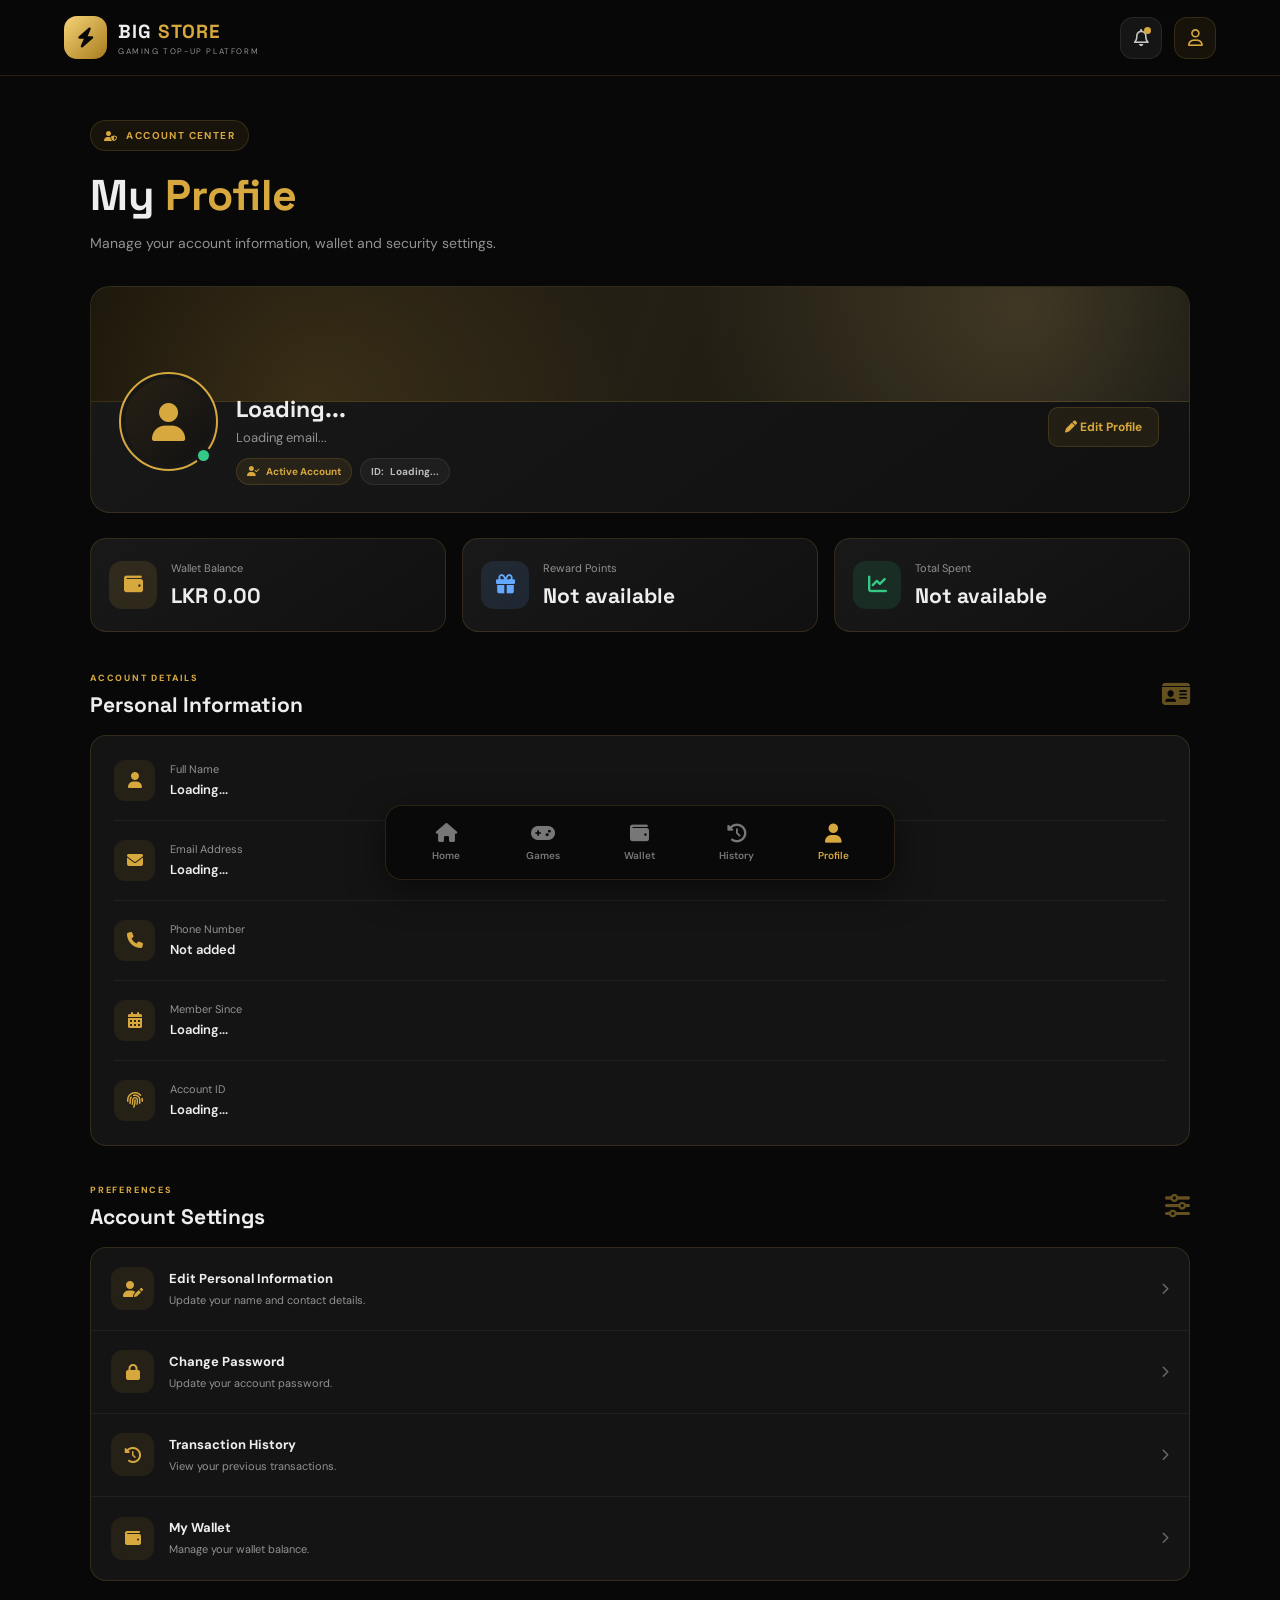
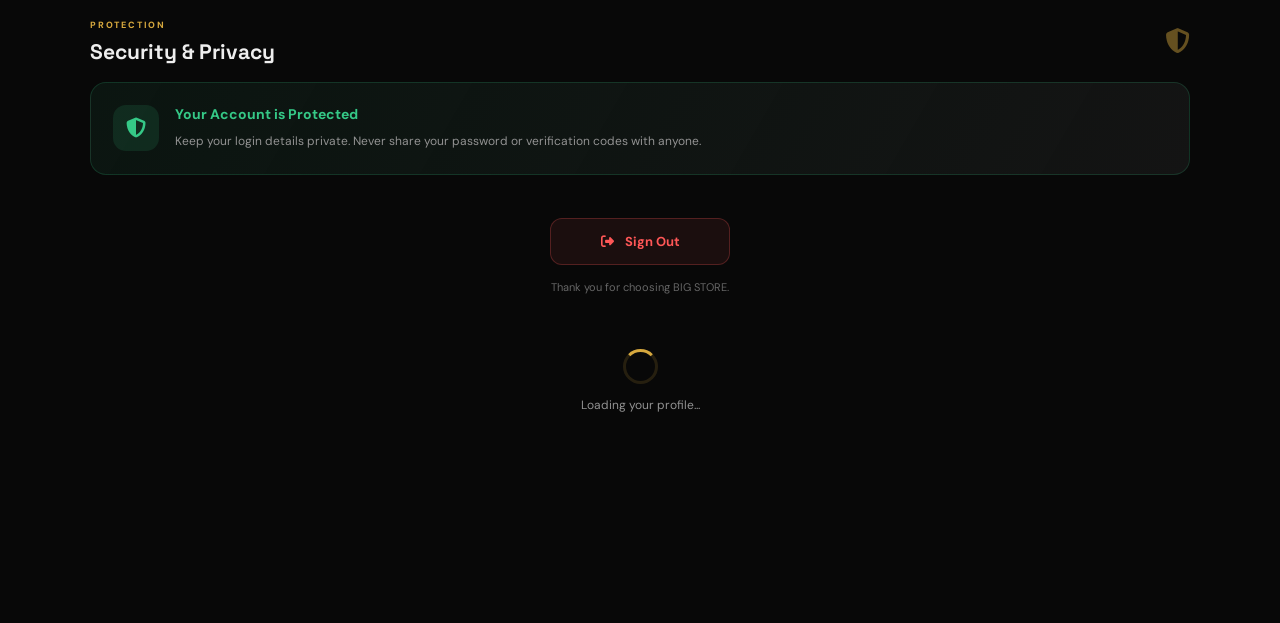
<file: profile.html>
<!DOCTYPE html><html lang="en">
<head>
    <meta charset="UTF-8">
    <meta name="viewport" content="width=device-width, initial-scale=1.0"><title>My Profile | BIG STORE</title>

<meta name="theme-color" content="#080808">
<meta name="description" content="Manage your BIG STORE account and profile.">

<link rel="preconnect" href="https://fonts.googleapis.com">
<link rel="preconnect" href="https://fonts.gstatic.com" crossorigin>

<link href="https://fonts.googleapis.com/css2?family=DM+Sans:wght@400;500;600;700;800&family=Space+Grotesk:wght@400;500;600;700&display=swap" rel="stylesheet">

<link rel="stylesheet" href="https://cdnjs.cloudflare.com/ajax/libs/font-awesome/6.5.0/css/all.min.css">

<link rel="stylesheet" href="profile.css">

</head><body><header class="profile-header"><a href="index.html" class="profile-brand">
    <div class="brand-icon">
        <i class="fas fa-bolt"></i>
    </div>

    <div class="brand-text">
        <h2>BIG <span>STORE</span></h2>
        <small>GAMING TOP-UP PLATFORM</small>
    </div>
</a>

<div class="header-actions">

    <button class="header-btn" id="notificationBtn" type="button">
        <i class="far fa-bell"></i>
        <span class="notification-dot"></span>
    </button>

    <button class="header-btn active" id="profileBtn" type="button">
        <i class="far fa-user"></i>
    </button>

</div>

</header><main class="profile-page"><section class="profile-intro">

    <div class="intro-badge">
        <i class="fas fa-user-shield"></i>
        ACCOUNT CENTER
    </div>

    <h1>My <span>Profile</span></h1>

    <p>Manage your account information, wallet and security settings.</p>

</section>


<!-- PROFILE HERO -->

<section class="profile-hero-card">

    <div class="profile-cover"></div>

    <div class="profile-main-info">

        <div class="profile-avatar-wrapper">

            <div class="profile-avatar" id="profileAvatar">
                <i class="fas fa-user"></i>
            </div>

            <span class="online-indicator"></span>

        </div>

        <div class="profile-user-details">

            <h2 id="profileName">Loading...</h2>

            <p id="profileEmail">Loading email...</p>

            <div class="profile-user-badges">

                <span class="user-badge">
                    <i class="fas fa-user-check"></i>
                    <span id="accountStatus">Active Account</span>
                </span>

                <span class="user-badge user-id-badge">
                    ID: <span id="profileUserId">Loading...</span>
                </span>

            </div>

        </div>

        <button class="edit-profile-btn" id="editProfileBtn" type="button">
            <i class="fas fa-pen"></i>
            Edit Profile
        </button>

    </div>

</section>


<!-- STATISTICS -->

<section class="profile-stats">

    <div class="profile-stat-card">

        <div class="stat-icon wallet-icon">
            <i class="fas fa-wallet"></i>
        </div>

        <div class="stat-info">
            <span>Wallet Balance</span>
            <h3 id="profileWalletBalance">LKR 0.00</h3>
        </div>

    </div>


    <div class="profile-stat-card">

        <div class="stat-icon reward-icon">
            <i class="fas fa-gift"></i>
        </div>

        <div class="stat-info">
            <span>Reward Points</span>
            <h3 id="profileRewardPoints">Not available</h3>
        </div>

    </div>


    <div class="profile-stat-card">

        <div class="stat-icon spent-icon">
            <i class="fas fa-chart-line"></i>
        </div>

        <div class="stat-info">
            <span>Total Spent</span>
            <h3 id="profileTotalSpent">Not available</h3>
        </div>

    </div>

</section>


<!-- PERSONAL INFORMATION -->

<section class="profile-section">

    <div class="section-heading">

        <div>
            <span class="section-label">ACCOUNT DETAILS</span>
            <h2>Personal Information</h2>
        </div>

        <i class="fas fa-id-card section-heading-icon"></i>

    </div>


    <div class="profile-info-card">

        <div class="info-row">

            <div class="info-icon">
                <i class="fas fa-user"></i>
            </div>

            <div class="info-content">
                <span>Full Name</span>
                <h4 id="infoFullName">Loading...</h4>
            </div>

        </div>


        <div class="info-row">

            <div class="info-icon">
                <i class="fas fa-envelope"></i>
            </div>

            <div class="info-content">
                <span>Email Address</span>
                <h4 id="infoEmail">Loading...</h4>
            </div>

        </div>


        <div class="info-row">

            <div class="info-icon">
                <i class="fas fa-phone"></i>
            </div>

            <div class="info-content">
                <span>Phone Number</span>
                <h4 id="infoPhone">Not added</h4>
            </div>

        </div>


        <div class="info-row">

            <div class="info-icon">
                <i class="fas fa-calendar-alt"></i>
            </div>

            <div class="info-content">
                <span>Member Since</span>
                <h4 id="infoJoinedDate">Loading...</h4>
            </div>

        </div>


        <div class="info-row">

            <div class="info-icon">
                <i class="fas fa-fingerprint"></i>
            </div>

            <div class="info-content">
                <span>Account ID</span>
                <h4 id="infoUserId">Loading...</h4>
            </div>

        </div>

    </div>

</section>


<!-- SETTINGS -->

<section class="profile-section">

    <div class="section-heading">

        <div>
            <span class="section-label">PREFERENCES</span>
            <h2>Account Settings</h2>
        </div>

        <i class="fas fa-sliders section-heading-icon"></i>

    </div>


    <div class="settings-card">

        <button class="settings-item" id="editPersonalInfoBtn" type="button">

            <div class="settings-icon">
                <i class="fas fa-user-pen"></i>
            </div>

            <div class="settings-text">
                <h4>Edit Personal Information</h4>
                <p>Update your name and contact details.</p>
            </div>

            <i class="fas fa-chevron-right settings-arrow"></i>

        </button>


        <button class="settings-item" id="changePasswordBtn" type="button">

            <div class="settings-icon">
                <i class="fas fa-lock"></i>
            </div>

            <div class="settings-text">
                <h4>Change Password</h4>
                <p>Update your account password.</p>
            </div>

            <i class="fas fa-chevron-right settings-arrow"></i>

        </button>


        <a href="history.html" class="settings-item">

            <div class="settings-icon">
                <i class="fas fa-clock-rotate-left"></i>
            </div>

            <div class="settings-text">
                <h4>Transaction History</h4>
                <p>View your previous transactions.</p>
            </div>

            <i class="fas fa-chevron-right settings-arrow"></i>

        </a>


        <a href="wallet-topup.html" class="settings-item">

            <div class="settings-icon">
                <i class="fas fa-wallet"></i>
            </div>

            <div class="settings-text">
                <h4>My Wallet</h4>
                <p>Manage your wallet balance.</p>
            </div>

            <i class="fas fa-chevron-right settings-arrow"></i>

        </a>

    </div>

</section>


<!-- SECURITY -->

<section class="profile-section">

    <div class="section-heading">

        <div>
            <span class="section-label">PROTECTION</span>
            <h2>Security & Privacy</h2>
        </div>

        <i class="fas fa-shield-halved section-heading-icon"></i>

    </div>


    <div class="security-card">

        <div class="security-icon">
            <i class="fas fa-shield-halved"></i>
        </div>

        <div class="security-content">
            <h3>Your Account is Protected</h3>

            <p>
                Keep your login details private. Never share your
                password or verification codes with anyone.
            </p>
        </div>

    </div>

</section>


<!-- LOGOUT -->

<section class="logout-section">

    <button class="logout-btn" id="logoutBtn" type="button">
        <i class="fas fa-right-from-bracket"></i>
        Sign Out
    </button>

    <p>Thank you for choosing BIG STORE.</p>

</section>


<!-- LOADING -->

<div class="profile-loading" id="profileLoading">
    <div class="loading-spinner"></div>
    <p>Loading your profile...</p>
</div>


<!-- ERROR -->

<div class="profile-error" id="profileError" style="display:none;">

    <i class="fas fa-circle-exclamation"></i>

    <h3>Something Went Wrong</h3>

    <p id="profileErrorMessage">
        Unable to load profile information.
    </p>

    <button id="retryProfileBtn" type="button">
        <i class="fas fa-rotate-right"></i>
        Try Again
    </button>

</div>

</main><!-- EDIT PROFILE MODAL --><div class="profile-modal" id="editProfileModal"><div class="modal-overlay" id="closeModalOverlay"></div>

<div class="modal-content">

    <div class="modal-header">

        <div>
            <span class="section-label">ACCOUNT SETTINGS</span>
            <h2>Edit Profile</h2>
        </div>

        <button class="modal-close-btn" id="closeEditModal" type="button">
            <i class="fas fa-xmark"></i>
        </button>

    </div>


    <form id="editProfileForm">

        <div class="form-group">

            <label for="editFullName">Full Name</label>

            <input
                type="text"
                id="editFullName"
                placeholder="Enter your full name"
                maxlength="100"
                required
            >

        </div>


        <div class="form-group">

            <label for="editPhone">Phone Number</label>

            <input
                type="tel"
                id="editPhone"
                placeholder="Enter your phone number"
                maxlength="20"
            >

        </div>


        <div class="modal-actions">

            <button type="button" class="cancel-btn" id="cancelEditBtn">
                Cancel
            </button>

            <button type="submit" class="save-btn" id="saveProfileBtn">
                <i class="fas fa-check"></i>
                Save Changes
            </button>

        </div>

    </form>

</div>

</div><!-- CHANGE PASSWORD MODAL --><div class="profile-modal" id="passwordModal"><div class="modal-overlay" id="closePasswordOverlay"></div>

<div class="modal-content">

    <div class="modal-header">

        <div>
            <span class="section-label">ACCOUNT SECURITY</span>
            <h2>Change Password</h2>
        </div>

        <button class="modal-close-btn" id="closePasswordModal" type="button">
            <i class="fas fa-xmark"></i>
        </button>

    </div>


    <form id="changePasswordForm">

        <div class="form-group">

            <label for="newPassword">New Password</label>

            <input
                type="password"
                id="newPassword"
                placeholder="Enter new password"
                minlength="6"
                autocomplete="new-password"
                required
            >

        </div>


        <div class="form-group">

            <label for="confirmPassword">Confirm New Password</label>

            <input
                type="password"
                id="confirmPassword"
                placeholder="Confirm new password"
                minlength="6"
                autocomplete="new-password"
                required
            >

        </div>


        <div class="modal-actions">

            <button type="button" class="cancel-btn" id="cancelPasswordBtn">
                Cancel
            </button>

            <button type="submit" class="save-btn" id="updatePasswordBtn">
                <i class="fas fa-lock"></i>
                Update Password
            </button>

        </div>

    </form>

</div>

</div><!-- TOAST --><div class="profile-toast" id="profileToast"></div><!-- BOTTOM NAVIGATION --><nav class="big-store-bottom-nav"><a href="index.html" class="nav-item">
    <i class="fas fa-house"></i>
    <span>Home</span>
</a>

<a href="games.html" class="nav-item">
    <i class="fas fa-gamepad"></i>
    <span>Games</span>
</a>

<a href="wallet-topup.html" class="nav-item">
    <i class="fas fa-wallet"></i>
    <span>Wallet</span>
</a>

<a href="history.html" class="nav-item">
    <i class="fas fa-clock-rotate-left"></i>
    <span>History</span>
</a>

<a href="profile.html" class="nav-item active">
    <i class="fas fa-user"></i>
    <span>Profile</span>
</a>

</nav><script type="module" src="profile.js"></script></body>
</html>
</file>
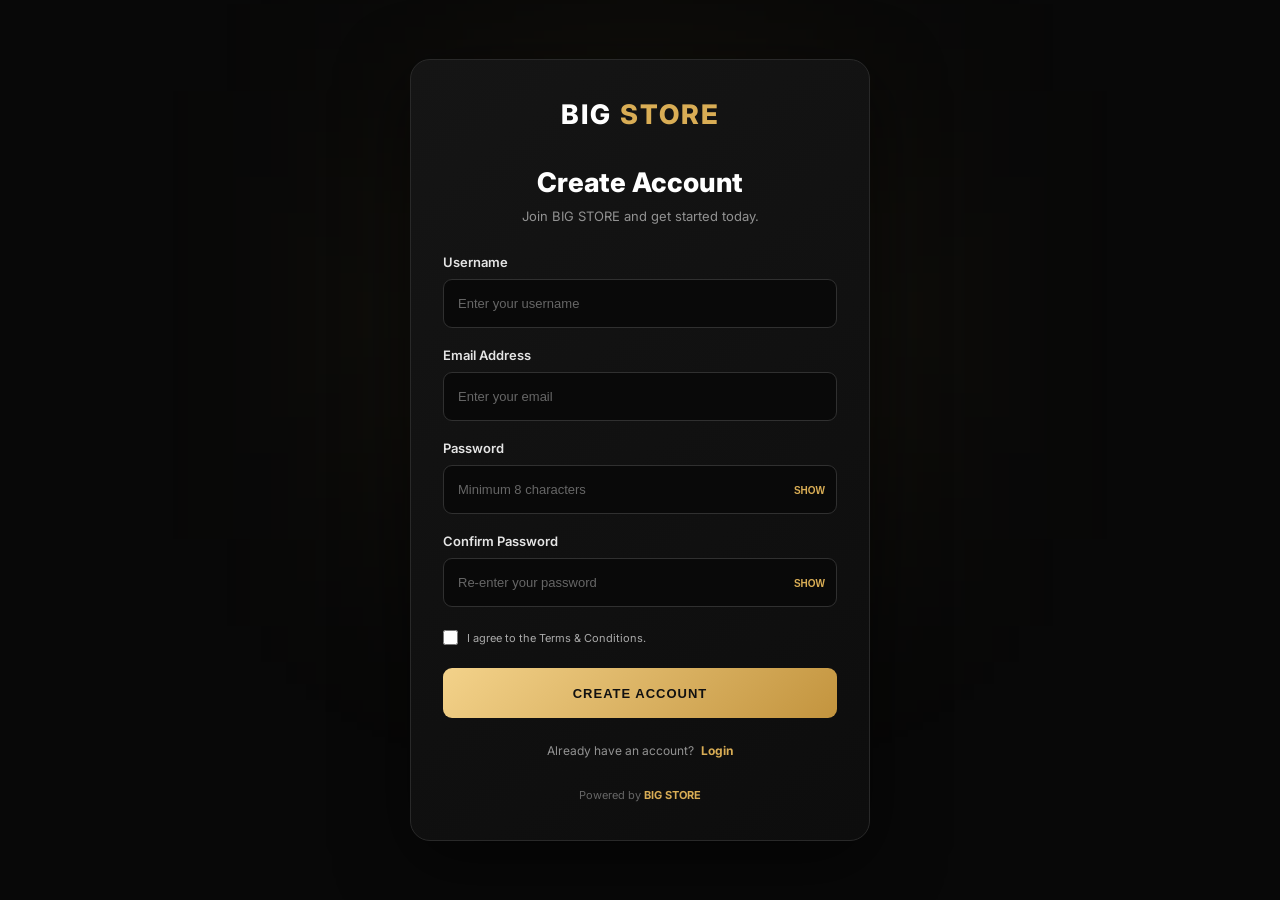
<file: register.html>
<!DOCTYPE html>
<html lang="en">
<head>
    <meta charset="UTF-8">
    <meta name="viewport" content="width=device-width, initial-scale=1.0">

    <title>Create Account | BIG STORE</title>

    <link rel="stylesheet" href="register.css">

    <link rel="preconnect" href="https://fonts.googleapis.com">
    <link href="https://fonts.googleapis.com/css2?family=Inter:wght@400;500;600;700;800&display=swap" rel="stylesheet">
</head>

<body>

    <div class="background-glow"></div>

    <main class="register-container">

        <div class="register-card">

            <a href="index.html" class="logo">
                BIG <span>STORE</span>
            </a>

            <div class="heading">
                <h1>Create Account</h1>
                <p>Join BIG STORE and get started today.</p>
            </div>

            <form id="registerForm">

                <div class="input-group">
                    <label for="username">Username</label>
                    <input
                        type="text"
                        id="username"
                        placeholder="Enter your username"
                        minlength="3"
                        maxlength="30"
                        autocomplete="username"
                        required
                    >
                </div>

                <div class="input-group">
                    <label for="email">Email Address</label>
                    <input
                        type="email"
                        id="email"
                        placeholder="Enter your email"
                        autocomplete="email"
                        required
                    >
                </div>

                <div class="input-group">
                    <label for="password">Password</label>

                    <div class="password-box">
                        <input
                            type="password"
                            id="password"
                            placeholder="Minimum 8 characters"
                            minlength="8"
                            autocomplete="new-password"
                            required
                        >

                        <button type="button" class="toggle-password" data-target="password">
                            SHOW
                        </button>
                    </div>
                </div>

                <div class="input-group">
                    <label for="confirmPassword">Confirm Password</label>

                    <div class="password-box">
                        <input
                            type="password"
                            id="confirmPassword"
                            placeholder="Re-enter your password"
                            autocomplete="new-password"
                            required
                        >

                        <button type="button" class="toggle-password" data-target="confirmPassword">
                            SHOW
                        </button>
                    </div>
                </div>

                <div class="terms">
                    <input type="checkbox" id="terms" required>
                    <label for="terms">
                        I agree to the Terms & Conditions.
                    </label>
                </div>

                <button type="submit" id="registerButton">
                    <span id="buttonText">CREATE ACCOUNT</span>
                </button>

                <div id="message" class="message"></div>

            </form>

            <div class="login-link">
                Already have an account?
                <a href="login.html">Login</a>
            </div>

            <div class="footer">
                Powered by <span>BIG STORE</span>
            </div>

        </div>

    </main>

    <script type="module" src="register.js"></script>

</body>
</html>
</file>
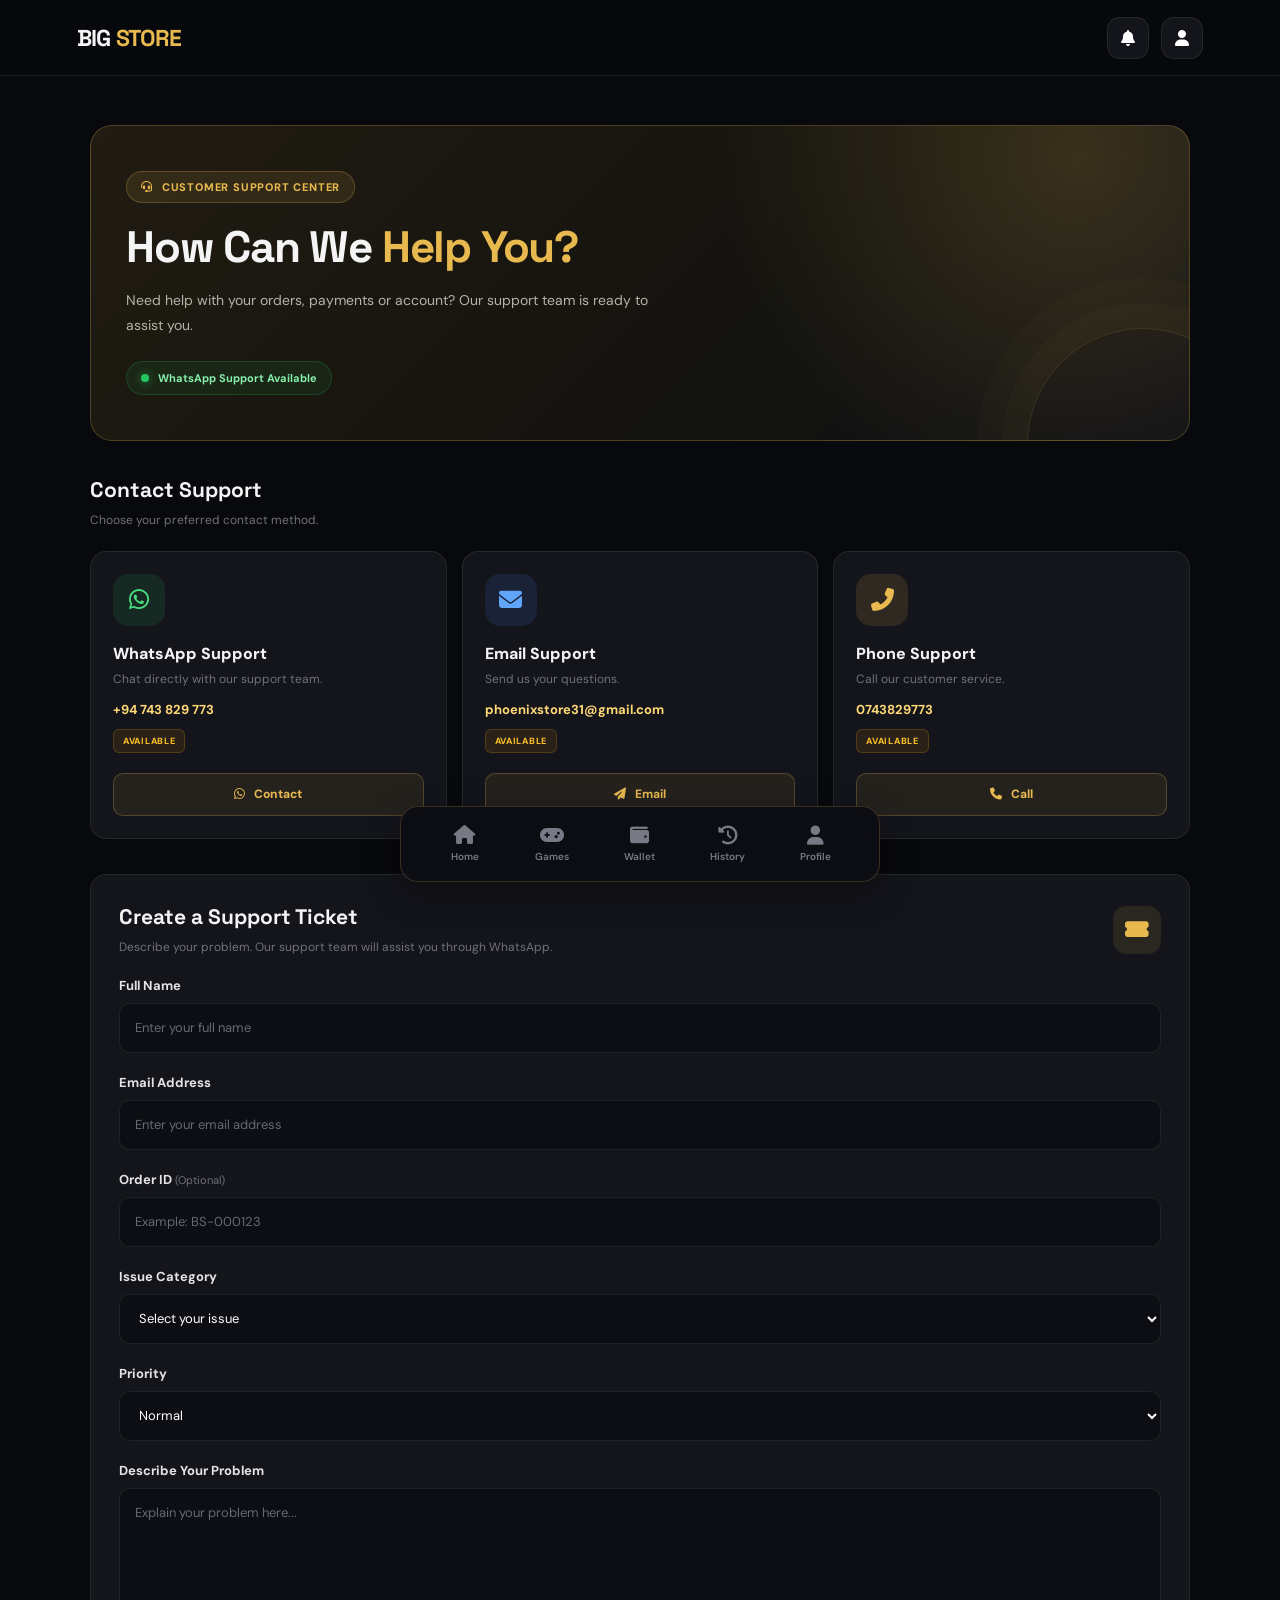
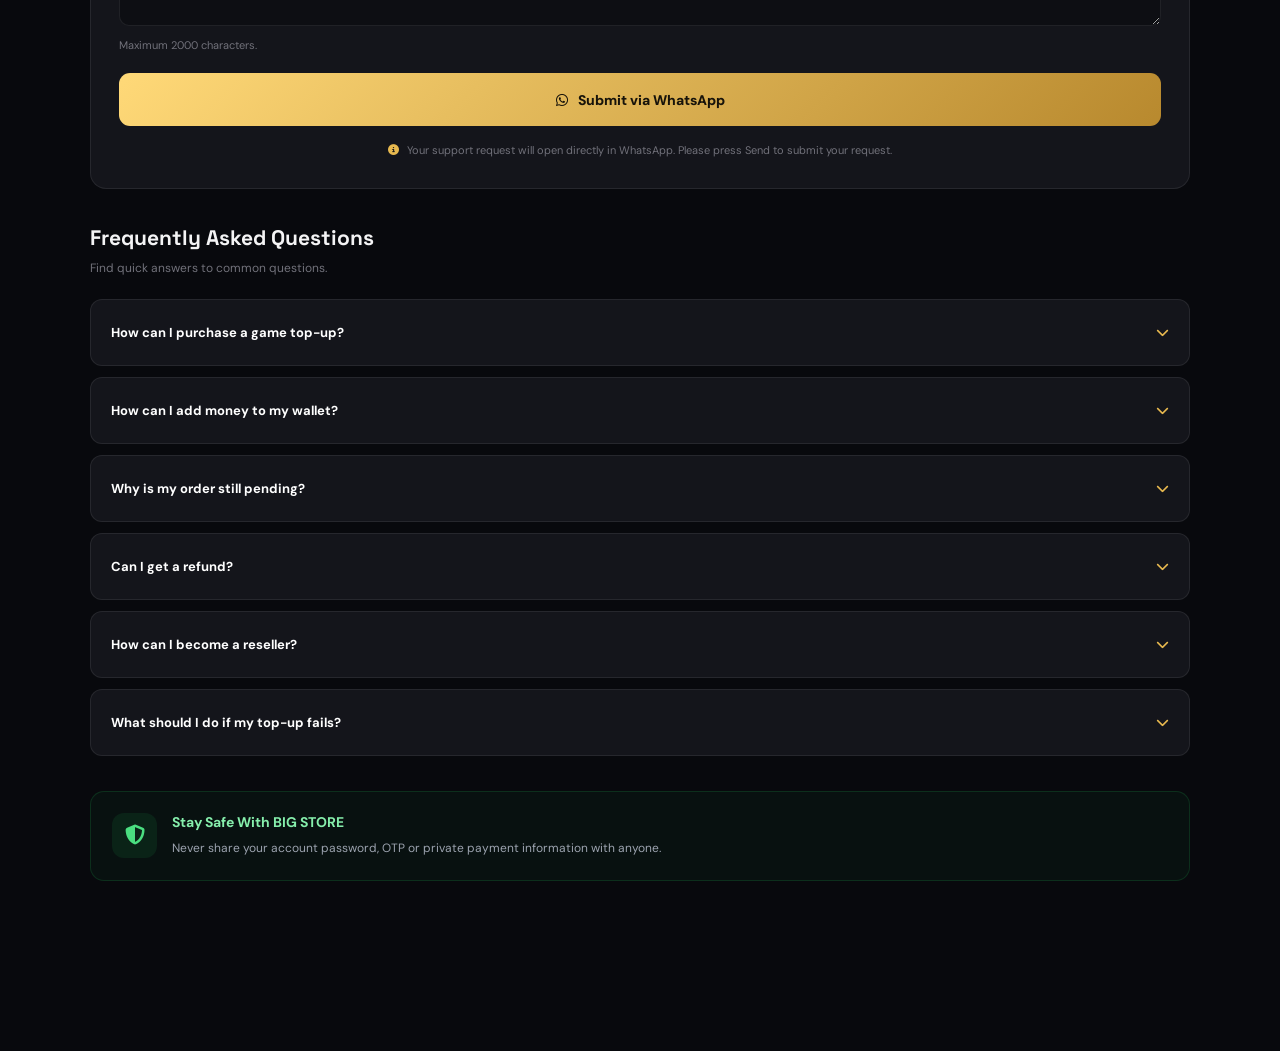
<file: support.html>
<!DOCTYPE html>
<html lang="en">

<head>

    <meta charset="UTF-8">
    <meta name="viewport" content="width=device-width, initial-scale=1.0">

    <title>Customer Support | BIG STORE</title>

    <meta name="description" content="Contact BIG STORE Customer Support through WhatsApp, Email or Phone. Get assistance with payments, orders, wallet and gaming top-ups.">

    <meta name="theme-color" content="#08090d">

    <meta name="robots" content="index, follow">

    <!-- CSS -->
    <link rel="stylesheet" href="support.css">

    <!-- GOOGLE FONTS -->
    <link rel="preconnect" href="https://fonts.googleapis.com">

    <link rel="preconnect" href="https://fonts.gstatic.com" crossorigin>

    <link href="https://fonts.googleapis.com/css2?family=DM+Sans:wght@400;500;600;700;800&family=Space+Grotesk:wght@400;500;600;700&display=swap" rel="stylesheet">

    <!-- FONT AWESOME -->
    <link rel="stylesheet" href="https://cdnjs.cloudflare.com/ajax/libs/font-awesome/6.5.0/css/all.min.css">

</head>


<body>


<!-- =========================================
     HEADER
========================================= -->

<header class="support-header">

    <a href="index.html" class="brand">

        BIG <span>STORE</span>

    </a>


    <div class="header-actions">

        <button
            id="notificationBtn"
            type="button"
            aria-label="Notifications"
        >

            <i class="fas fa-bell"></i>

        </button>


        <button
            id="profileBtn"
            type="button"
            aria-label="Profile"
        >

            <i class="fas fa-user"></i>

        </button>

    </div>

</header>



<!-- =========================================
     MAIN PAGE
========================================= -->

<main class="support-page">


    <!-- =====================================
         HERO SECTION
    ====================================== -->

    <section class="support-hero">


        <div class="support-badge">

            <i class="fas fa-headset"></i>

            CUSTOMER SUPPORT CENTER

        </div>


        <h1>

            How Can We <span>Help You?</span>

        </h1>


        <p>

            Need help with your orders, payments or account?

            Our support team is ready to assist you.

        </p>


        <div class="support-status">

            <span class="status-dot"></span>

            WhatsApp Support Available

        </div>


    </section>



    <!-- =====================================
         CONTACT SUPPORT
    ====================================== -->

    <section class="support-contact-section">


        <div class="section-heading">

            <div>

                <h2>Contact Support</h2>

                <p>

                    Choose your preferred contact method.

                </p>

            </div>

        </div>



        <div class="support-contact-grid">


            <!-- WHATSAPP -->

            <div class="support-contact-card">


                <div class="contact-icon whatsapp-icon">

                    <i class="fab fa-whatsapp"></i>

                </div>


                <div class="contact-info">

                    <h3>WhatsApp Support</h3>

                    <p>

                        Chat directly with our support team.

                    </p>


                    <strong>+94 743 829 773</strong>


                    <span class="demo-label">

                        AVAILABLE

                    </span>

                </div>


                <a

                    href="https://wa.me/94743829773"

                    target="_blank"

                    rel="noopener noreferrer"

                    class="contact-action"

                >

                    <i class="fab fa-whatsapp"></i>

                    Contact

                </a>


            </div>



            <!-- EMAIL -->

            <div class="support-contact-card">


                <div class="contact-icon email-icon">

                    <i class="fas fa-envelope"></i>

                </div>


                <div class="contact-info">

                    <h3>Email Support</h3>

                    <p>

                        Send us your questions.

                    </p>


                    <strong>

                        phoenixstore31@gmail.com

                    </strong>


                    <span class="demo-label">

                        AVAILABLE

                    </span>

                </div>


                <a

                    href="mailto:phoenixstore31@gmail.com"

                    class="contact-action"

                >

                    <i class="fas fa-paper-plane"></i>

                    Email

                </a>


            </div>



            <!-- PHONE -->

            <div class="support-contact-card">


                <div class="contact-icon phone-icon">

                    <i class="fas fa-phone-alt"></i>

                </div>


                <div class="contact-info">

                    <h3>Phone Support</h3>

                    <p>

                        Call our customer service.

                    </p>


                    <strong>0743829773</strong>


                    <span class="demo-label">

                        AVAILABLE

                    </span>

                </div>


                <a

                    href="tel:+94743829773"

                    class="contact-action"

                >

                    <i class="fas fa-phone"></i>

                    Call

                </a>


            </div>


        </div>


    </section>



    <!-- =====================================
         SUPPORT TICKET FORM
    ====================================== -->

    <section class="support-ticket-section">


        <div class="section-heading">


            <div>

                <h2>Create a Support Ticket</h2>


                <p>

                    Describe your problem.

                    Our support team will assist you through WhatsApp.

                </p>

            </div>


            <div class="ticket-icon">

                <i class="fas fa-ticket-alt"></i>

            </div>


        </div>



        <form id="supportForm">


            <!-- FULL NAME -->

            <div class="form-group">


                <label for="supportName">

                    Full Name

                </label>


                <input

                    type="text"

                    id="supportName"

                    name="name"

                    placeholder="Enter your full name"

                    required

                    minlength="2"

                    maxlength="80"

                    autocomplete="name"

                >

            </div>



            <!-- EMAIL -->

            <div class="form-group">


                <label for="supportEmail">

                    Email Address

                </label>


                <input

                    type="email"

                    id="supportEmail"

                    name="email"

                    placeholder="Enter your email address"

                    required

                    maxlength="120"

                    autocomplete="email"

                >

            </div>



            <!-- ORDER ID -->

            <div class="form-group">


                <label for="supportOrderId">

                    Order ID

                    <span>(Optional)</span>

                </label>


                <input

                    type="text"

                    id="supportOrderId"

                    name="order_id"

                    placeholder="Example: BS-000123"

                    maxlength="50"

                >

            </div>



            <!-- ISSUE CATEGORY -->

            <div class="form-group">


                <label for="supportCategory">

                    Issue Category

                </label>


                <select

                    id="supportCategory"

                    name="category"

                    required

                >

                    <option value="">

                        Select your issue

                    </option>


                    <option value="payment">

                        Payment Problem

                    </option>


                    <option value="order">

                        Order Problem

                    </option>


                    <option value="topup">

                        Game Top-Up Problem

                    </option>


                    <option value="wallet">

                        Wallet Problem

                    </option>


                    <option value="account">

                        Account Problem

                    </option>


                    <option value="reseller">

                        Reseller Problem

                    </option>


                    <option value="other">

                        Other

                    </option>


                </select>


            </div>



            <!-- PRIORITY -->

            <div class="form-group">


                <label for="supportPriority">

                    Priority

                </label>


                <select

                    id="supportPriority"

                    name="priority"

                    required

                >


                    <option value="normal">

                        Normal

                    </option>


                    <option value="high">

                        High

                    </option>


                    <option value="urgent">

                        Urgent

                    </option>


                </select>


            </div>



            <!-- MESSAGE -->

            <div class="form-group">


                <label for="supportMessage">

                    Describe Your Problem

                </label>


                <textarea

                    id="supportMessage"

                    name="message"

                    rows="5"

                    placeholder="Explain your problem here..."

                    required

                    minlength="10"

                    maxlength="2000"

                ></textarea>


                <small>

                    Maximum 2000 characters.

                </small>


            </div>



            <!-- SUBMIT BUTTON -->

            <button

                type="submit"

                id="submitSupportBtn"

                class="submit-support-btn"

            >


                <i class="fab fa-whatsapp"></i>


                Submit via WhatsApp


            </button>



            <!-- FORM NOTE -->

            <p class="support-form-note">


                <i class="fas fa-info-circle"></i>


                Your support request will open directly in WhatsApp.

                Please press Send to submit your request.


            </p>


        </form>


    </section>



    <!-- =====================================
         FAQ SECTION
    ====================================== -->

    <section class="support-faq-section">


        <div class="section-heading">


            <div>

                <h2>

                    Frequently Asked Questions

                </h2>


                <p>

                    Find quick answers to common questions.

                </p>


            </div>


        </div>



        <div class="faq-list">



            <!-- FAQ 1 -->

            <div class="faq-item">


                <button

                    class="faq-question"

                    type="button"

                    aria-expanded="false"

                >

                    <span>

                        How can I purchase a game top-up?

                    </span>


                    <i class="fas fa-chevron-down"></i>


                </button>


                <div class="faq-answer">


                    <p>

                        Login to your BIG STORE account,

                        choose your game, select a product

                        and follow the checkout instructions.


                    </p>


                </div>


            </div>



            <!-- FAQ 2 -->

            <div class="faq-item">


                <button

                    class="faq-question"

                    type="button"

                    aria-expanded="false"

                >

                    <span>

                        How can I add money to my wallet?

                    </span>


                    <i class="fas fa-chevron-down"></i>


                </button>


                <div class="faq-answer">


                    <p>

                        Visit the Wallet section and select

                        your preferred deposit method.

                        Follow the payment instructions.


                    </p>


                </div>


            </div>



            <!-- FAQ 3 -->

            <div class="faq-item">


                <button

                    class="faq-question"

                    type="button"

                    aria-expanded="false"

                >

                    <span>

                        Why is my order still pending?

                    </span>


                    <i class="fas fa-chevron-down"></i>


                </button>


                <div class="faq-answer">


                    <p>

                        An order may remain pending while

                        payment or processing is being checked.

                        Check your order history for updates.


                    </p>


                </div>


            </div>



            <!-- FAQ 4 -->

            <div class="faq-item">


                <button

                    class="faq-question"

                    type="button"

                    aria-expanded="false"

                >

                    <span>

                        Can I get a refund?

                    </span>


                    <i class="fas fa-chevron-down"></i>


                </button>


                <div class="faq-answer">


                    <p>

                        Refund eligibility depends on the

                        order status and applicable store

                        refund policy. Contact support

                        for assistance.


                    </p>


                </div>


            </div>



            <!-- FAQ 5 -->

            <div class="faq-item">


                <button

                    class="faq-question"

                    type="button"

                    aria-expanded="false"

                >

                    <span>

                        How can I become a reseller?

                    </span>


                    <i class="fas fa-chevron-down"></i>


                </button>


                <div class="faq-answer">


                    <p>

                        Visit the Reseller section of BIG STORE

                        to explore available reseller plans

                        and application details.


                    </p>


                </div>


            </div>



            <!-- FAQ 6 -->

            <div class="faq-item">


                <button

                    class="faq-question"

                    type="button"

                    aria-expanded="false"

                >

                    <span>

                        What should I do if my top-up fails?

                    </span>


                    <i class="fas fa-chevron-down"></i>


                </button>


                <div class="faq-answer">


                    <p>

                        Check your player ID and game region.

                        If the issue continues, contact support

                        with your order ID.


                    </p>


                </div>


            </div>



        </div>


    </section>



    <!-- =====================================
         SECURITY NOTICE
    ====================================== -->

    <section class="support-security">


        <div class="security-icon">

            <i class="fas fa-shield-alt"></i>

        </div>


        <div>


            <h3>

                Stay Safe With BIG STORE

            </h3>


            <p>

                Never share your account password,

                OTP or private payment information

                with anyone.

            </p>


        </div>


    </section>


</main>



<!-- =========================================
     BOTTOM NAVIGATION
========================================= -->

<nav class="big-store-bottom-nav">


    <a href="index.html">

        <i class="fas fa-home"></i>

        <span>Home</span>

    </a>


    <a href="games.html">

        <i class="fas fa-gamepad"></i>

        <span>Games</span>

    </a>


    <a href="wallet-topup.html">

        <i class="fas fa-wallet"></i>

        <span>Wallet</span>

    </a>


    <a href="history.html">

        <i class="fas fa-history"></i>

        <span>History</span>

    </a>


    <a href="profile.html">

        <i class="fas fa-user"></i>

        <span>Profile</span>

    </a>


</nav>



<!-- =========================================
     TOAST NOTIFICATION
========================================= -->

<div

    class="support-toast"

    id="supportToast"

    role="status"

    aria-live="polite"

>


    <i class="fas fa-info-circle"></i>


    <span id="supportToastMessage">

        Support notification

    </span>


</div>



<!-- =========================================
     JAVASCRIPT
========================================= -->

<script type="module" src="support.js"></script>


</body>

</html>
</file>
<file: index.css>
/* =========================================
   BIG STORE - PREMIUM BLACK & GOLD
   MAIN STYLESHEET
========================================= */

/* =========================================
   01. ROOT VARIABLES
========================================= */

:root {
    --bg-primary: #080808;
    --bg-secondary: #101010;
    --bg-card: #151515;
    --bg-card-light: #1c1c1c;

    --gold: #d4af37;
    --gold-light: #f5d77a;
    --gold-dark: #a67c20;

    --white: #ffffff;
    --text-primary: #f5f5f5;
    --text-secondary: #a1a1a1;
    --text-muted: #707070;

    --border: rgba(212, 175, 55, 0.13);
    --gold-glow: rgba(212, 175, 55, 0.15);

    --success: #28c76f;
    --danger: #ff4d4d;

    --radius-sm: 10px;
    --radius-md: 16px;
    --radius-lg: 22px;
    --radius-xl: 28px;

    --transition: all 0.3s ease;
}

/* =========================================
   02. RESET
========================================= */

* {
    margin: 0;
    padding: 0;
    box-sizing: border-box;
}

html {
    scroll-behavior: smooth;
    scrollbar-color: var(--gold-dark) var(--bg-primary);
}

body {
    font-family: "Segoe UI", Arial, sans-serif;
    background: var(--bg-primary);
    color: var(--text-primary);
    min-height: 100vh;
    overflow-x: hidden;
    padding-bottom: 85px;
}

button,
input {
    font: inherit;
}

button,
a {
    -webkit-tap-highlight-color: transparent;
}

button {
    cursor: pointer;
}

a {
    color: inherit;
    text-decoration: none;
}

img {
    max-width: 100%;
    display: block;
}

/* =========================================
   03. SCROLLBAR
========================================= */

::-webkit-scrollbar {
    width: 6px;
}

::-webkit-scrollbar-track {
    background: var(--bg-primary);
}

::-webkit-scrollbar-thumb {
    background: var(--gold-dark);
    border-radius: 20px;
}

/* =========================================
   04. HEADER
========================================= */

.main-header {
    width: 100%;
    min-height: 75px;
    padding: 12px 5%;
    display: flex;
    align-items: center;
    justify-content: space-between;
    background: rgba(8, 8, 8, 0.96);
    border-bottom: 1px solid var(--border);
    position: sticky;
    top: 0;
    z-index: 100;
    backdrop-filter: blur(15px);
}

.header-logo {
    display: flex;
    align-items: center;
    gap: 11px;
}

.logo-icon {
    width: 43px;
    height: 43px;
    border-radius: 13px;
    background: linear-gradient(
        135deg,
        var(--gold-light),
        var(--gold-dark)
    );
    color: #080808;
    display: flex;
    align-items: center;
    justify-content: center;
    font-size: 21px;
    box-shadow: 0 0 20px var(--gold-glow);
}

.logo-text h2 {
    font-size: 21px;
    font-weight: 900;
    letter-spacing: 1px;
}

.logo-text h2 span {
    color: var(--gold);
}

.logo-text small {
    font-size: 8px;
    letter-spacing: 2px;
    color: var(--text-secondary);
    display: block;
    margin-top: 3px;
}

.header-actions {
    display: flex;
    align-items: center;
    gap: 12px;
}

.notification-btn,
.profile-btn {
    width: 40px;
    height: 40px;
    border-radius: 12px;
    border: 1px solid var(--border);
    background: var(--bg-card);
    color: var(--white);
    font-size: 16px;
    position: relative;
    transition: var(--transition);
}

.notification-btn:hover,
.profile-btn:hover {
    color: var(--gold);
    border-color: var(--gold);
    transform: translateY(-2px);
}

.notification-dot {
    position: absolute;
    width: 7px;
    height: 7px;
    background: var(--danger);
    border-radius: 50%;
    top: 8px;
    right: 8px;
    border: 1px solid var(--bg-card);
}

/* =========================================
   05. WALLET SECTION
========================================= */

.wallet-section {
    padding: 20px 5% 5px;
}

.wallet-card {
    max-width: 1200px;
    margin: auto;
    min-height: 105px;
    padding: 19px 22px;
    border-radius: var(--radius-lg);
    background:
        radial-gradient(
            circle at top right,
            rgba(212, 175, 55, 0.18),
            transparent 50%
        ),
        linear-gradient(120deg, #1b180e, #111111 70%);
    border: 1px solid rgba(212, 175, 55, 0.3);
    display: flex;
    justify-content: space-between;
    align-items: center;
    gap: 15px;
    box-shadow: 0 8px 30px rgba(0, 0, 0, 0.3);
}

.wallet-info {
    display: flex;
    align-items: center;
    gap: 14px;
}

.wallet-icon {
    width: 48px;
    height: 48px;
    border-radius: 15px;
    background: rgba(212, 175, 55, 0.13);
    color: var(--gold);
    display: flex;
    align-items: center;
    justify-content: center;
    font-size: 21px;
}

.wallet-info span {
    font-size: 10px;
    color: var(--text-secondary);
    letter-spacing: 1.4px;
}

.wallet-info h2 {
    font-size: 25px;
    margin-top: 5px;
    color: var(--gold-light);
    font-weight: 800;
}

.wallet-add-btn {
    border: none;
    border-radius: 11px;
    padding: 11px 16px;
    background: linear-gradient(
        135deg,
        var(--gold-light),
        var(--gold-dark)
    );
    color: #090909;
    font-size: 12px;
    font-weight: 800;
    transition: var(--transition);
}

.wallet-add-btn:hover {
    transform: translateY(-3px);
    box-shadow: 0 5px 20px var(--gold-glow);
}

/* =========================================
   06. MAIN CONTENT
========================================= */

.main-content {
    max-width: 1400px;
    margin: auto;
    padding: 10px 5%;
}

section {
    margin-top: 35px;
}

/* =========================================
   07. HERO SECTION
========================================= */

.hero-section {
    margin-top: 25px;
}

.hero-slider {
    min-height: 275px;
    position: relative;
    overflow: hidden;
    border-radius: var(--radius-xl);
    padding: 38px 35px;
    display: flex;
    align-items: center;
    background:
        radial-gradient(
            circle at 85% 50%,
            rgba(212, 175, 55, 0.22),
            transparent 38%
        ),
        linear-gradient(115deg, #211b0d, #101010 65%);
    border: 1px solid rgba(212, 175, 55, 0.25);
}

.hero-content {
    position: relative;
    z-index: 2;
    max-width: 540px;
}

.hero-badge {
    display: inline-flex;
    align-items: center;
    gap: 7px;
    color: var(--gold-light);
    background: rgba(212, 175, 55, 0.12);
    border: 1px solid var(--border);
    padding: 7px 12px;
    border-radius: 30px;
    font-size: 9px;
    font-weight: 800;
    letter-spacing: 1.5px;
}

.hero-content h1 {
    font-size: clamp(35px, 5vw, 58px);
    font-weight: 900;
    line-height: 1.1;
    margin: 18px 0 12px;
}

.hero-content h1 span {
    color: var(--gold);
}

.hero-content p {
    color: var(--text-secondary);
    font-size: 13px;
    line-height: 1.7;
    max-width: 390px;
}

.hero-btn {
    margin-top: 23px;
    border: none;
    padding: 13px 21px;
    border-radius: 10px;
    background: linear-gradient(
        135deg,
        var(--gold-light),
        var(--gold-dark)
    );
    color: #080808;
    font-size: 12px;
    font-weight: 900;
    display: inline-flex;
    align-items: center;
    gap: 12px;
    transition: var(--transition);
}

.hero-btn:hover {
    transform: translateY(-3px);
    box-shadow: 0 8px 25px var(--gold-glow);
}

.hero-decoration {
    position: absolute;
    right: 10%;
    top: 50%;
    transform: translateY(-50%);
    color: rgba(212, 175, 55, 0.12);
    font-size: 160px;
}

.slider-indicators {
    position: absolute;
    bottom: 17px;
    left: 35px;
    display: flex;
    gap: 7px;
}

.slider-indicators span {
    width: 17px;
    height: 4px;
    border-radius: 10px;
    background: rgba(255, 255, 255, 0.25);
}

.slider-indicators span.active {
    width: 32px;
    background: var(--gold);
}

/* =========================================
   08. SECTION HEADING
========================================= */

.section-heading {
    display: flex;
    align-items: center;
    justify-content: space-between;
    gap: 15px;
    margin-bottom: 19px;
}

.section-label {
    color: var(--gold);
    font-size: 9px;
    letter-spacing: 2px;
    font-weight: 900;
}

.section-heading h2 {
    font-size: 23px;
    font-weight: 850;
    margin: 6px 0;
}

.section-heading h2 span {
    color: var(--gold);
}

.section-heading p {
    color: var(--text-secondary);
    font-size: 12px;
    line-height: 1.6;
}

.heading-icon {
    font-size: 27px;
    color: var(--gold);
    opacity: 0.8;
}

/* =========================================
   09. QUICK ACCESS
========================================= */

.quick-access-grid {
    display: grid;
    grid-template-columns: repeat(3, 1fr);
    gap: 12px;
}

.quick-card {
    min-height: 125px;
    padding: 16px 12px;
    border-radius: var(--radius-md);
    background: var(--bg-card);
    border: 1px solid #242424;
    transition: var(--transition);
}

.quick-card:hover {
    transform: translateY(-4px);
    border-color: var(--gold);
    background: #1c190f;
}

.quick-icon {
    width: 39px;
    height: 39px;
    display: flex;
    align-items: center;
    justify-content: center;
    border-radius: 12px;
    font-size: 17px;
    margin-bottom: 13px;
}

.quick-icon.gold {
    background: rgba(212, 175, 55, 0.13);
    color: var(--gold);
}

.quick-icon.blue {
    background: rgba(65, 150, 255, 0.13);
    color: #55a5ff;
}

.quick-icon.purple {
    background: rgba(165, 100, 255, 0.13);
    color: #b58aff;
}

.quick-icon.green {
    background: rgba(40, 199, 111, 0.13);
    color: #28c76f;
}

.quick-icon.red {
    background: rgba(255, 77, 77, 0.13);
    color: #ff6b6b;
}

.quick-card h3 {
    font-size: 12px;
    font-weight: 800;
}

.quick-card p {
    color: var(--text-secondary);
    font-size: 10px;
    margin-top: 5px;
}

/* =========================================
   10. WHY BIG STORE
========================================= */

.features-grid {
    display: grid;
    grid-template-columns: repeat(2, 1fr);
    gap: 12px;
}

.feature-card {
    padding: 19px 15px;
    border-radius: var(--radius-md);
    background: var(--bg-card);
    border: 1px solid #222222;
    transition: var(--transition);
}

.feature-card:hover {
    border-color: var(--gold);
    transform: translateY(-3px);
}

.feature-card > i {
    font-size: 23px;
    color: var(--gold);
    margin-bottom: 15px;
}

.feature-card h3 {
    font-size: 13px;
    margin-bottom: 8px;
}

.feature-card p {
    color: var(--text-secondary);
    font-size: 11px;
    line-height: 1.7;
}

/* =========================================
   11. COMMUNITY LEADERBOARD
========================================= */

.leaderboard-list {
    display: flex;
    flex-direction: column;
    gap: 10px;
}

.leaderboard-placeholder,
.deals-placeholder,
.reviews-placeholder {
    padding: 30px 15px;
    text-align: center;
    border-radius: var(--radius-md);
    background: var(--bg-card);
    border: 1px dashed #333333;
    color: var(--text-secondary);
}

.leaderboard-placeholder i,
.deals-placeholder i,
.reviews-placeholder i {
    color: var(--gold);
    font-size: 27px;
    margin-bottom: 10px;
}

.leaderboard-placeholder p,
.deals-placeholder p,
.reviews-placeholder p {
    font-size: 12px;
}

.your-ranking-card {
    margin-top: 14px;
    padding: 20px;
    border-radius: var(--radius-lg);
    background:
        linear-gradient(
            110deg,
            rgba(212, 175, 55, 0.16),
            #171717
        );
    border: 1px solid var(--border);
    display: flex;
    align-items: center;
    justify-content: space-between;
}

.your-ranking-card span {
    color: var(--gold);
    font-size: 9px;
    letter-spacing: 2px;
    font-weight: 900;
}

.your-ranking-card h2 {
    font-size: 30px;
    margin: 6px 0;
    color: var(--gold-light);
}

.your-ranking-card p {
    color: var(--text-secondary);
    font-size: 11px;
}

.ranking-trophy {
    width: 55px;
    height: 55px;
    display: flex;
    align-items: center;
    justify-content: center;
    background: rgba(212, 175, 55, 0.12);
    color: var(--gold);
    border-radius: 17px;
    font-size: 26px;
}

/* =========================================
   12. DEALS
========================================= */

.view-all-btn {
    color: var(--gold);
    font-size: 10px;
    font-weight: 800;
    display: flex;
    align-items: center;
    gap: 7px;
    white-space: nowrap;
}

.deals-grid {
    display: grid;
    grid-template-columns: repeat(2, 1fr);
    gap: 12px;
}

.deals-placeholder {
    grid-column: 1 / -1;
}

/* =========================================
   13. PAYMENT METHODS
========================================= */

.payment-card {
    padding: 23px;
    border-radius: var(--radius-xl);
    background:
        radial-gradient(
            circle at right,
            rgba(212, 175, 55, 0.17),
            transparent 50%
        ),
        #151515;
    border: 1px solid var(--border);
    display: flex;
    align-items: flex-start;
    gap: 18px;
}

.payment-icon {
    width: 48px;
    height: 48px;
    flex-shrink: 0;
    border-radius: 15px;
    background: rgba(212, 175, 55, 0.12);
    display: flex;
    align-items: center;
    justify-content: center;
    color: var(--gold);
    font-size: 20px;
}

.payment-content > span {
    font-size: 9px;
    letter-spacing: 2px;
    color: var(--gold);
    font-weight: 900;
}

.payment-content h2 {
    font-size: 19px;
    margin: 7px 0;
}

.payment-content h2 span {
    color: var(--gold);
}

.payment-content p {
    color: var(--text-secondary);
    font-size: 11px;
    line-height: 1.7;
}

.payment-content a {
    margin-top: 15px;
    display: inline-flex;
    align-items: center;
    gap: 9px;
    color: var(--gold);
    font-size: 11px;
    font-weight: 800;
}

/* =========================================
   14. CUSTOMER REVIEWS
========================================= */

.reviews-container {
    display: flex;
    gap: 12px;
    overflow-x: auto;
    padding-bottom: 8px;
    scrollbar-width: none;
}

.reviews-container::-webkit-scrollbar {
    display: none;
}

.reviews-placeholder {
    width: 100%;
    flex-shrink: 0;
}

.reviews-link {
    margin-top: 17px;
    display: block;
    text-align: center;
    padding: 14px;
    color: var(--gold);
    border: 1px solid var(--border);
    border-radius: var(--radius-md);
    font-size: 11px;
    font-weight: 900;
    letter-spacing: 1px;
    transition: var(--transition);
}

.reviews-link:hover {
    background: var(--gold-glow);
    border-color: var(--gold);
}

/* =========================================
   15. FAQ
========================================= */

.faq-list {
    display: flex;
    flex-direction: column;
    gap: 10px;
}

.faq-item {
    padding: 16px;
    border-radius: var(--radius-md);
    background: var(--bg-card);
    border: 1px solid #242424;
    transition: var(--transition);
}

.faq-item[open] {
    border-color: var(--gold);
}

.faq-item summary {
    cursor: pointer;
    list-style: none;
    font-size: 12px;
    font-weight: 700;
    position: relative;
    padding-right: 25px;
}

.faq-item summary::-webkit-details-marker {
    display: none;
}

.faq-item summary::after {
    content: "+";
    position: absolute;
    right: 0;
    color: var(--gold);
    font-size: 19px;
    top: -5px;
}

.faq-item[open] summary::after {
    content: "−";
}

.faq-item p {
    color: var(--text-secondary);
    font-size: 11px;
    line-height: 1.7;
    margin-top: 13px;
}

/* =========================================
   16. SUPPORT
========================================= */

.support-card {
    padding: 30px 22px;
    border-radius: var(--radius-xl);
    text-align: center;
    background:
        radial-gradient(
            circle at top,
            rgba(212, 175, 55, 0.18),
            transparent 60%
        ),
        #151515;
    border: 1px solid var(--border);
}

.support-icon {
    width: 55px;
    height: 55px;
    border-radius: 18px;
    background: rgba(212, 175, 55, 0.13);
    color: var(--gold);
    font-size: 24px;
    display: flex;
    align-items: center;
    justify-content: center;
    margin: 0 auto 16px;
}

.support-card > span {
    color: var(--gold);
    font-size: 9px;
    letter-spacing: 2px;
    font-weight: 900;
}

.support-card h2 {
    font-size: 25px;
    margin: 10px 0;
}

.support-card h2 span {
    color: var(--gold);
}

.support-card p {
    color: var(--text-secondary);
    font-size: 12px;
    line-height: 1.7;
}

.support-btn {
    margin-top: 20px;
    display: inline-flex;
    align-items: center;
    gap: 10px;
    padding: 13px 20px;
    border-radius: 11px;
    background: linear-gradient(
        135deg,
        var(--gold-light),
        var(--gold-dark)
    );
    color: #080808;
    font-size: 11px;
    font-weight: 900;
    transition: var(--transition);
}

.support-btn:hover {
    transform: translateY(-3px);
    box-shadow: 0 5px 20px var(--gold-glow);
}

/* =========================================
   17. FOOTER
========================================= */

.main-footer {
    margin-top: 45px;
    padding: 30px 5% 100px;
    background: #0d0d0d;
    border-top: 1px solid var(--border);
    text-align: center;
}

.footer-logo {
    display: flex;
    align-items: center;
    justify-content: center;
    gap: 10px;
}

.footer-logo i {
    color: var(--gold);
    font-size: 22px;
}

.footer-logo h2 {
    font-size: 21px;
    font-weight: 900;
}

.footer-logo h2 span {
    color: var(--gold);
}

.main-footer > p {
    margin: 13px auto 20px;
    max-width: 330px;
    font-size: 11px;
    color: var(--text-secondary);
    line-height: 1.7;
}

.footer-links {
    display: flex;
    flex-wrap: wrap;
    justify-content: center;
    gap: 18px;
    margin-bottom: 25px;
}

.footer-links a {
    color: var(--text-secondary);
    font-size: 10px;
    transition: var(--transition);
}

.footer-links a:hover {
    color: var(--gold);
}

.footer-bottom {
    padding-top: 19px;
    border-top: 1px solid #222222;
}

.footer-bottom p {
    font-size: 10px;
    color: var(--text-secondary);
}

.footer-bottom span {
    display: block;
    color: var(--gold);
    font-size: 8px;
    letter-spacing: 2px;
    margin-top: 10px;
    font-weight: 900;
}

/* =========================================
   18. FIXED BOTTOM NAVIGATION
========================================= */

.bottom-navigation {
    position: fixed;
    bottom: 0;
    left: 0;
    width: 100%;
    min-height: 72px;
    padding: 9px 8px calc(9px + env(safe-area-inset-bottom));
    background: rgba(12, 12, 12, 0.97);
    border-top: 1px solid rgba(212, 175, 55, 0.2);
    display: flex;
    align-items: center;
    justify-content: space-around;
    z-index: 999;
    backdrop-filter: blur(18px);
}

.nav-item {
    flex: 1;
    min-width: 0;
    display: flex;
    flex-direction: column;
    align-items: center;
    justify-content: center;
    gap: 5px;
    color: #777777;
    transition: var(--transition);
    position: relative;
}

.nav-item i {
    font-size: 19px;
    transition: var(--transition);
}

.nav-item span {
    font-size: 9px;
    font-weight: 700;
}

.nav-item.active {
    color: var(--gold);
}

.nav-item.active i {
    transform: translateY(-2px);
    filter: drop-shadow(0 0 7px rgba(212, 175, 55, 0.5));
}

.nav-item.active::before {
    content: "";
    position: absolute;
    top: -9px;
    width: 23px;
    height: 3px;
    background: var(--gold);
    border-radius: 10px;
    box-shadow: 0 0 10px var(--gold);
}

.nav-item:hover {
    color: var(--gold-light);
}

/* =========================================
   19. ANIMATIONS
========================================= */

@keyframes fadeIn {
    from {
        opacity: 0;
        transform: translateY(12px);
    }

    to {
        opacity: 1;
        transform: translateY(0);
    }
}

@keyframes goldPulse {
    0%,
    100% {
        box-shadow: 0 0 5px rgba(212, 175, 55, 0.1);
    }

    50% {
        box-shadow: 0 0 20px rgba(212, 175, 55, 0.2);
    }
}

.hero-slider {
    animation: fadeIn 0.7s ease;
}

.wallet-card {
    animation: goldPulse 4s infinite;
}

/* =========================================
   20. TABLET RESPONSIVE
========================================= */

@media (min-width: 600px) {

    .quick-access-grid {
        grid-template-columns: repeat(3, 1fr);
        gap: 16px;
    }

    .features-grid {
        grid-template-columns: repeat(4, 1fr);
    }

    .deals-grid {
        grid-template-columns: repeat(3, 1fr);
    }

    .hero-slider {
        min-height: 320px;
    }

    .main-content {
        padding-left: 6%;
        padding-right: 6%;
    }

    .wallet-section {
        padding-left: 6%;
        padding-right: 6%;
    }

}

/* =========================================
   21. DESKTOP RESPONSIVE
========================================= */

@media (min-width: 1000px) {

    .main-header {
        padding-left: 8%;
        padding-right: 8%;
    }

    .main-content {
        padding-left: 8%;
        padding-right: 8%;
    }

    .wallet-section {
        padding-left: 8%;
        padding-right: 8%;
    }

    .quick-access-grid {
        grid-template-columns: repeat(6, 1fr);
    }

    .deals-grid {
        grid-template-columns: repeat(4, 1fr);
    }

    .hero-slider {
        min-height: 370px;
        padding-left: 55px;
    }

    .hero-decoration {
        font-size: 220px;
        right: 15%;
    }

    .bottom-navigation {
        left: 50%;
        transform: translateX(-50%);
        width: min(100%, 800px);
        border-radius: 18px 18px 0 0;
    }

}

/* =========================================
   22. MOBILE RESPONSIVE
========================================= */

@media (max-width: 480px) {

    .main-header {
        min-height: 67px;
        padding: 10px 4%;
    }

    .logo-icon {
        width: 38px;
        height: 38px;
        font-size: 18px;
    }

    .logo-text h2 {
        font-size: 18px;
    }

    .logo-text small {
        font-size: 7px;
    }

    .wallet-section {
        padding: 15px 4% 0;
    }

    .wallet-card {
        padding: 15px;
        min-height: 90px;
    }

    .wallet-icon {
        width: 40px;
        height: 40px;
        font-size: 18px;
    }

    .wallet-info {
        gap: 10px;
    }

    .wallet-info span {
        font-size: 8px;
    }

    .wallet-info h2 {
        font-size: 21px;
    }

    .wallet-add-btn {
        padding: 10px 11px;
        font-size: 10px;
    }

    .main-content {
        padding: 5px 4%;
    }

    section {
        margin-top: 30px;
    }

    .hero-slider {
        min-height: 250px;
        padding: 25px 20px;
    }

    .hero-content h1 {
        font-size: 39px;
    }

    .hero-content p {
        font-size: 11px;
        max-width: 250px;
    }

    .hero-decoration {
        font-size: 100px;
        right: 2%;
        opacity: 0.65;
    }

    .slider-indicators {
        left: 20px;
    }

    .section-heading h2 {
        font-size: 20px;
    }

    .section-heading p {
        font-size: 10px;
    }

    .quick-access-grid {
        gap: 9px;
    }

    .quick-card {
        min-height: 115px;
        padding: 13px 10px;
    }

    .quick-card h3 {
        font-size: 11px;
    }

    .quick-card p {
        font-size: 9px;
    }

    .features-grid {
        gap: 9px;
    }

    .feature-card {
        padding: 15px 12px;
    }

    .feature-card h3 {
        font-size: 12px;
    }

    .feature-card p {
        font-size: 10px;
    }

    .payment-card {
        padding: 18px;
        gap: 12px;
    }

    .payment-icon {
        width: 40px;
        height: 40px;
        font-size: 17px;
    }

    .payment-content h2 {
        font-size: 16px;
    }

    .support-card {
        padding: 25px 15px;
    }

    .support-card h2 {
        font-size: 22px;
    }

    .footer-links {
        gap: 13px;
    }

    .bottom-navigation {
        min-height: 68px;
    }

    .nav-item i {
        font-size: 17px;
    }

    .nav-item span {
        font-size: 8px;
    }

}

/* =========================================
   23. SMALL MOBILE
========================================= */

@media (max-width: 350px) {

    .wallet-card {
        padding: 12px;
    }

    .wallet-info h2 {
        font-size: 18px;
    }

    .wallet-add-btn {
        padding: 9px;
        font-size: 9px;
    }

    .quick-card h3 {
        font-size: 10px;
    }

    .quick-card p {
        font-size: 8px;
    }

    .nav-item i {
        font-size: 16px;
    }

}

/* =========================================
   24. ACCESSIBILITY
========================================= */

button:focus-visible,
a:focus-visible,
summary:focus-visible {
    outline: 2px solid var(--gold);
    outline-offset: 4px;
}

@media (prefers-reduced-motion: reduce) {

    *,
    *::before,
    *::after {
        animation-duration: 0.01ms !important;
        animation-iteration-count: 1 !important;
        scroll-behavior: auto !important;
        transition-duration: 0.01ms !important;
    }

}

/* ==========================================
   BIG STORE - HOT OFFERS
   PREMIUM BLACK & GOLD DESIGN
========================================== */

.deals-section {
    position: relative;
    width: 100%;
    max-width: 1250px;
    margin: 50px auto;
    padding: 45px 25px;

    overflow: hidden;
}

/* SECTION BACKGROUND GLOW */

.deals-section::before {
    content: "";
    position: absolute;
    top: 0;
    right: -100px;

    width: 300px;
    height: 300px;

    background: rgba(233,185,73,0.06);
    filter: blur(100px);

    pointer-events: none;
}

/* SECTION HEADING */

.deals-section h2 {
    position: relative;

    margin: 12px 0;

    color: #ffffff;

    font-family: 'Space Grotesk', sans-serif;

    font-size: clamp(27px, 4vw, 38px);
    font-weight: 900;
}

.deals-section h2::after {
    content: "";

    display: inline-block;

    width: 7px;
    height: 7px;

    margin-left: 9px;

    background: #e9b949;

    border-radius: 50%;

    box-shadow: 0 0 15px #e9b949;
}

/* SECTION DESCRIPTION */

.deals-section p {
    color: #999999;
    line-height: 1.7;
}

/* DEALS GRID */

#dealsGrid {
    position: relative;

    display: grid;

    grid-template-columns:
        repeat(3, minmax(0, 1fr));

    gap: 22px;

    width: 100%;

    margin-top: 30px;
}

/* PRODUCT CARD */

#dealsGrid .deal-card {
    position: relative;

    min-width: 0;

    padding: 14px;

    overflow: hidden;

    background: linear-gradient(
        145deg,
        #1b1b1b,
        #101010
    );

    border: 1px solid rgba(233,185,73,0.15);

    border-radius: 18px;

    transition: all 0.35s ease;
}

/* CARD HOVER */

#dealsGrid .deal-card:hover {
    transform: translateY(-7px);

    border-color: #e9b949;

    box-shadow:
        0 12px 35px rgba(0,0,0,0.5),
        0 0 20px rgba(233,185,73,0.08);
}

/* PRODUCT IMAGE */

#dealsGrid .deal-card img {
    display: block;

    width: 100%;

    height: 185px;

    object-fit: cover;

    background: #080808;

    border-radius: 12px;

    transition: transform 0.45s ease;
}

#dealsGrid .deal-card:hover img {
    transform: scale(1.04);
}

/* PRODUCT TITLE */

#dealsGrid .deal-card h3 {
    margin: 17px 0 9px;

    color: #ffffff;

    font-family: 'Space Grotesk', sans-serif;

    font-size: 16px;
    font-weight: 800;

    line-height: 1.5;
}

/* PRODUCT PRICE */

#dealsGrid .deal-card p {
    margin: 0 0 17px;

    color: #f5d477;

    font-size: 17px;
    font-weight: 900;

    font-family: 'Space Grotesk', sans-serif;
}

/* VIEW PRODUCT BUTTON */

#dealsGrid .deal-card button {
    width: 100%;

    padding: 13px 15px;

    border: none;

    border-radius: 10px;

    background: linear-gradient(
        135deg,
        #f5d477,
        #bd8522
    );

    color: #17110a;

    font-size: 12px;
    font-weight: 900;

    cursor: pointer;

    transition: all 0.3s ease;
}

#dealsGrid .deal-card button:hover {
    background: linear-gradient(
        135deg,
        #ffe59a,
        #e9b949
    );

    box-shadow:
        0 5px 20px rgba(233,185,73,0.25);

    transform: translateY(-2px);
}

/* PLACEHOLDER */

#dealsGrid .deals-placeholder {
    grid-column: 1 / -1;

    width: 100%;

    padding: 45px 20px;

    text-align: center;

    background: #141414;

    border: 1px dashed rgba(233,185,73,0.25);

    border-radius: 16px;
}

#dealsGrid .deals-placeholder i {
    display: block;

    margin-bottom: 15px;

    color: #e9b949;

    font-size: 35px;
}

#dealsGrid .deals-placeholder p {
    color: #999999;

    font-size: 13px;
}

/* MOBILE */

@media (max-width: 600px) {

    .deals-section {
        margin: 25px auto;

        padding: 30px 13px;
    }

    .deals-section h2 {
        font-size: 25px;
    }

    #dealsGrid {
        grid-template-columns:
            repeat(2, minmax(0, 1fr));

        gap: 12px;

        margin-top: 22px;
    }

    #dealsGrid .deal-card {
        padding: 9px;

        border-radius: 13px;
    }

    #dealsGrid .deal-card img {
        height: 115px;

        border-radius: 9px;
    }

    #dealsGrid .deal-card h3 {
        margin: 12px 0 7px;

        font-size: 12px;
    }

    #dealsGrid .deal-card p {
        font-size: 13px;

        margin-bottom: 12px;
    }

    #dealsGrid .deal-card button {
        padding: 11px 5px;

        font-size: 10px;
    }

}

/* SMALL MOBILE */

@media (max-width: 360px) {

    #dealsGrid {
        gap: 9px;
    }

    #dealsGrid .deal-card img {
        height: 95px;
    }

    #dealsGrid .deal-card h3 {
        font-size: 11px;
    }

}

/* REDUCED MOTION */

@media (prefers-reduced-motion: reduce) {

    #dealsGrid .deal-card,
    #dealsGrid .deal-card img,
    #dealsGrid .deal-card button {
        transition: none;
    }

}

/* ==========================================
   BIG STORE COMMUNITY LEADERBOARD
   PREMIUM BLACK & GOLD
========================================== */

.community-section {
    width: 100%;
    padding: 25px 16px;
    margin: 20px auto;
}

/* LEADERBOARD CONTAINER */

.leaderboard-list {
    display: flex;
    flex-direction: column;
    gap: 12px;
    margin-top: 22px;
}

/* PLAYER CARD */

.leaderboard-item {
    display: flex;
    align-items: center;
    gap: 12px;
    padding: 15px;
    min-width: 0;
    background: linear-gradient(
        135deg,
        #171717,
        #101010
    );
    border: 1px solid rgba(212, 175, 55, 0.16);
    border-radius: 15px;
    transition: 0.25s ease;
}

.leaderboard-item:hover {
    border-color: rgba(212, 175, 55, 0.55);
    transform: translateY(-2px);
}

/* CURRENT USER */

.leaderboard-item.current-user {
    background: linear-gradient(
        120deg,
        rgba(212, 175, 55, 0.16),
        #151515
    );
    border: 1px solid #d4af37;
    box-shadow: 0 0 18px rgba(212, 175, 55, 0.12);
}

/* RANK */

.leaderboard-rank {
    flex: 0 0 35px;
    text-align: center;
    font-size: 21px;
    font-weight: 900;
    color: #e9c65b;
}

/* TOP THREE */

.leaderboard-item:nth-child(1) .leaderboard-rank {
    color: #ffd700;
}

.leaderboard-item:nth-child(2) .leaderboard-rank {
    color: #c0c0c0;
}

.leaderboard-item:nth-child(3) .leaderboard-rank {
    color: #cd7f32;
}

/* AVATAR */

.leaderboard-avatar {
    width: 48px;
    height: 48px;
    flex: 0 0 48px;
    object-fit: cover;
    border-radius: 50%;
    border: 2px solid #d4af37;
    background: #222;
}

/* PLAYER DETAILS */

.leaderboard-details {
    flex: 1;
    min-width: 0;
}

.leaderboard-details h3 {
    margin: 0 0 5px;
    color: #fff;
    font-size: 14px;
    font-weight: 700;
    overflow-wrap: anywhere;
}

.leaderboard-details p {
    margin: 0;
    color: #999;
    font-size: 11px;
}

/* TOTAL SPENT */

.leaderboard-amount {
    flex: 0 0 auto;
    max-width: 42%;
    color: #e9c65b;
    font-size: 12px;
    font-weight: 800;
    text-align: right;
    overflow-wrap: anywhere;
}

/* PLACEHOLDER */

.leaderboard-placeholder {
    width: 100%;
    padding: 35px 15px;
    text-align: center;
    background: #141414;
    border: 1px dashed rgba(212, 175, 55, 0.35);
    border-radius: 15px;
    color: #999;
}

.leaderboard-placeholder i {
    color: #d4af37;
    font-size: 28px;
    margin-bottom: 12px;
}

.leaderboard-placeholder p {
    font-size: 13px;
    margin: 0;
}

/* YOUR RANKING CARD */

.your-ranking-card {
    display: flex;
    align-items: center;
    justify-content: space-between;
    gap: 15px;
    margin-top: 22px;
    padding: 22px;
    background: linear-gradient(
        120deg,
        #29200b,
        #151515,
        #111
    );
    border: 1px solid rgba(212, 175, 55, 0.4);
    border-radius: 18px;
}

.your-ranking-card span {
    color: #d4af37;
    font-size: 11px;
    font-weight: 800;
    letter-spacing: 1.5px;
}

.your-ranking-card h2 {
    margin: 8px 0;
    color: #ffd978;
    font-size: 32px;
    font-weight: 900;
}

.your-ranking-card p {
    margin: 0;
    color: #aaa;
    font-size: 12px;
}

.ranking-trophy {
    width: 55px;
    height: 55px;
    display: flex;
    align-items: center;
    justify-content: center;
    border-radius: 15px;
    background: rgba(212, 175, 55, 0.12);
    color: #e9c65b;
    font-size: 28px;
}

/* TABLET AND DESKTOP */

@media (min-width: 768px) {

    .community-section {
        max-width: 900px;
        padding: 35px 25px;
    }

    .leaderboard-item {
        padding: 18px 22px;
    }

    .leaderboard-avatar {
        width: 55px;
        height: 55px;
        flex-basis: 55px;
    }

    .leaderboard-details h3 {
        font-size: 16px;
    }

    .leaderboard-amount {
        font-size: 14px;
    }

}

/* SMALL MOBILE */

@media (max-width: 380px) {

    .leaderboard-item {
        gap: 8px;
        padding: 12px 9px;
    }

    .leaderboard-rank {
        flex-basis: 27px;
        font-size: 17px;
    }

    .leaderboard-avatar {
        width: 40px;
        height: 40px;
        flex-basis: 40px;
    }

    .leaderboard-details h3 {
        font-size: 12px;
    }

    .leaderboard-amount {
        font-size: 10px;
    }

}
</file>
<file: games.css>
/* ==========================================
   BIG STORE - GAMES PAGE
   PREMIUM BLACK & GOLD DESIGN
========================================== */


/* ==========================================
   01. ROOT
========================================== */

:root {

    --bg-main: #080808;
    --bg-card: #111111;
    --bg-secondary: #171717;

    --gold: #d4af37;
    --gold-light: #f5d77a;
    --gold-dark: #a88420;

    --text-primary: #ffffff;
    --text-secondary: #a5a5a5;
    --text-muted: #707070;

    --border: rgba(255,255,255,0.07);
    --gold-border: rgba(212,175,55,0.25);

    --success: #42d98a;

    --radius-sm: 10px;
    --radius-md: 15px;
    --radius-lg: 22px;

    --transition: all 0.3s ease;

}


/* ==========================================
   02. RESET
========================================== */

* {

    margin: 0;
    padding: 0;

    box-sizing: border-box;

    -webkit-tap-highlight-color: transparent;

}


html {

    scroll-behavior: smooth;

}


body {

    min-height: 100vh;

    background: var(--bg-main);

    color: var(--text-primary);

    font-family: 'DM Sans', sans-serif;

    overflow-x: hidden;

    padding-bottom: 100px;

}


button,
input {

    font: inherit;

}


button {

    cursor: pointer;

}


a {

    text-decoration: none;

    color: inherit;

}


/* ==========================================
   03. HEADER
========================================== */

.games-header {

    width: 100%;

    height: 76px;

    padding: 0 6%;

    display: flex;

    align-items: center;

    justify-content: space-between;

    background: rgba(8,8,8,0.95);

    border-bottom: 1px solid var(--border);

    position: sticky;

    top: 0;

    z-index: 1000;

    backdrop-filter: blur(15px);

    -webkit-backdrop-filter: blur(15px);

}


/* LOGO */

.games-logo {

    display: flex;

    align-items: center;

    gap: 11px;

    font-family: 'Space Grotesk', sans-serif;

    font-size: 22px;

    font-weight: 700;

    letter-spacing: -0.5px;

}


.games-logo b {

    color: var(--gold);

}


.logo-icon {

    width: 39px;

    height: 39px;

    display: flex;

    align-items: center;

    justify-content: center;

    background: linear-gradient(
        135deg,
        #f5d77a,
        #b58b25
    );

    color: #080808;

    border-radius: 12px;

    font-size: 18px;

    box-shadow: 0 4px 15px rgba(212,175,55,0.2);

}


/* HEADER ACTIONS */

.header-actions {

    display: flex;

    align-items: center;

    gap: 12px;

}


.header-icon-btn {

    width: 42px;

    height: 42px;

    display: flex;

    align-items: center;

    justify-content: center;

    border-radius: 13px;

    background: var(--bg-secondary);

    border: 1px solid var(--border);

    color: #ffffff;

    font-size: 17px;

    position: relative;

    transition: var(--transition);

}


.header-icon-btn:hover {

    background: rgba(212,175,55,0.12);

    color: var(--gold);

    border-color: var(--gold-border);

    transform: translateY(-2px);

}


.notification-dot {

    width: 7px;

    height: 7px;

    background: #ff5252;

    border-radius: 50%;

    position: absolute;

    top: 9px;

    right: 10px;

}


/* ==========================================
   04. MAIN PAGE
========================================== */

.games-page {

    width: 100%;

    max-width: 1400px;

    margin: auto;

    padding: 0 6%;

}


/* ==========================================
   05. INTRO SECTION
========================================== */

.games-intro {

    padding-top: 75px;

    padding-bottom: 40px;

    text-align: center;

}


.intro-badge {

    display: inline-flex;

    align-items: center;

    gap: 9px;

    padding: 9px 16px;

    border-radius: 30px;

    background: rgba(212,175,55,0.08);

    border: 1px solid var(--gold-border);

    color: var(--gold-light);

    font-size: 10px;

    font-weight: 800;

    letter-spacing: 1.8px;

    margin-bottom: 23px;

}


.badge-dot {

    width: 7px;

    height: 7px;

    background: var(--gold);

    border-radius: 50%;

    box-shadow: 0 0 10px var(--gold);

}


.games-intro h1 {

    font-family: 'Space Grotesk', sans-serif;

    font-size: clamp(38px, 5vw, 58px);

    font-weight: 700;

    letter-spacing: -2px;

    line-height: 1.15;

}


.games-intro h1 span {

    background: linear-gradient(
        90deg,
        #f8e39a,
        #d4af37,
        #a88420
    );

    -webkit-background-clip: text;

    background-clip: text;

    color: transparent;

}


.games-intro p {

    max-width: 480px;

    margin: 18px auto 0;

    color: var(--text-secondary);

    font-size: 14px;

    line-height: 1.8;

}


/* ==========================================
   06. SEARCH SECTION
========================================== */

.games-search-section {

    max-width: 650px;

    margin: 0 auto 48px;

}


.games-search-box {

    width: 100%;

    height: 58px;

    display: flex;

    align-items: center;

    gap: 14px;

    padding: 0 18px;

    background: var(--bg-card);

    border: 1px solid var(--border);

    border-radius: 15px;

    transition: var(--transition);

}


.games-search-box:focus-within {

    border-color: var(--gold);

    box-shadow: 0 0 0 4px rgba(212,175,55,0.08);

}


.games-search-box > i {

    color: var(--gold);

    font-size: 17px;

}


.games-search-box input {

    flex: 1;

    min-width: 0;

    height: 100%;

    background: transparent;

    border: none;

    outline: none;

    color: white;

    font-size: 14px;

}


.games-search-box input::placeholder {

    color: #666666;

}


.games-search-box input::-webkit-search-cancel-button {

    display: none;

}


#clearGameSearch {

    width: 30px;

    height: 30px;

    display: none;

    align-items: center;

    justify-content: center;

    background: rgba(255,255,255,0.08);

    color: #aaaaaa;

    border: none;

    border-radius: 8px;

    transition: var(--transition);

}


#clearGameSearch:hover {

    background: rgba(212,175,55,0.15);

    color: var(--gold);

}


/* ==========================================
   07. FILTER SECTION
========================================== */

.games-filter-section {

    margin-bottom: 27px;

}


.filter-heading {

    display: flex;

    align-items: center;

    justify-content: space-between;

    margin-bottom: 22px;

}


.filter-heading h2 {

    font-family: 'Space Grotesk', sans-serif;

    font-size: 23px;

    font-weight: 700;

}


#gamesCount {

    padding: 7px 13px;

    border-radius: 8px;

    background: rgba(212,175,55,0.09);

    color: var(--gold-light);

    font-size: 11px;

    font-weight: 700;

}


/* CATEGORY BUTTONS */

.games-categories {

    display: flex;

    align-items: center;

    gap: 11px;

    flex-wrap: wrap;

}


.category-btn {

    min-height: 42px;

    display: flex;

    align-items: center;

    justify-content: center;

    gap: 9px;

    padding: 0 17px;

    background: var(--bg-card);

    border: 1px solid var(--border);

    border-radius: 10px;

    color: var(--text-secondary);

    font-size: 12px;

    font-weight: 700;

    white-space: nowrap;

    transition: var(--transition);

}


.category-btn i {

    font-size: 13px;

}


.category-btn:hover {

    color: var(--gold);

    border-color: var(--gold-border);

}


.category-btn.active {

    background: linear-gradient(
        135deg,
        #e5c45c,
        #b58b25
    );

    color: #080808;

    border-color: transparent;

    box-shadow: 0 5px 18px rgba(212,175,55,0.16);

}


/* ==========================================
   08. GAMES GRID
========================================== */

.games-grid-section {

    width: 100%;

}


.games-grid {

    display: grid;

    grid-template-columns: repeat(3, minmax(0, 1fr));

    gap: 23px;

}


/* ==========================================
   09. GAME CARD
========================================== */

.game-card {

    min-width: 0;

    overflow: hidden;

    background: linear-gradient(
        145deg,
        #151515,
        #0e0e0e
    );

    border: 1px solid var(--border);

    border-radius: var(--radius-lg);

    transition: var(--transition);

    position: relative;

}


.game-card:hover {

    transform: translateY(-7px);

    border-color: var(--gold-border);

    box-shadow: 0 15px 40px rgba(0,0,0,0.35);

}


.game-card-link {

    display: block;

    width: 100%;

    height: 100%;

    color: inherit;

}


/* GAME IMAGE */

.game-image {

    width: 100%;

    height: 190px;

    display: flex;

    align-items: center;

    justify-content: center;

    position: relative;

    overflow: hidden;

    background: linear-gradient(
        135deg,
        #252016,
        #111111
    );

}


.game-image::before {

    content: "";

    position: absolute;

    width: 230px;

    height: 230px;

    border-radius: 50%;

    background: radial-gradient(
        circle,
        rgba(212,175,55,0.15),
        transparent 70%
    );

}


.game-image::after {

    content: "";

    position: absolute;

    inset: 0;

    background: linear-gradient(
        to bottom,
        transparent 50%,
        rgba(0,0,0,0.35)
    );

    pointer-events: none;

}


/* GAME ICON */

.game-image-icon {

    width: 78px;

    height: 78px;

    display: flex;

    align-items: center;

    justify-content: center;

    background: rgba(212,175,55,0.12);

    border: 1px solid rgba(212,175,55,0.25);

    border-radius: 24px;

    color: var(--gold-light);

    font-size: 35px;

    position: relative;

    z-index: 2;

    box-shadow: 0 10px 35px rgba(0,0,0,0.3);

    transition: var(--transition);

}


.game-card:hover .game-image-icon {

    transform: scale(1.12) rotate(-5deg);

}


/* IMAGE OVERLAY */

.game-card-image {

    width: 100%;

    height: 100%;

    object-fit: cover;

    position: absolute;

    inset: 0;

    z-index: 1;

}


/* GAME LABEL */

.game-label {

    position: absolute;

    top: 14px;

    right: 14px;

    z-index: 5;

    padding: 7px 11px;

    border-radius: 7px;

    font-size: 9px;

    font-weight: 800;

    letter-spacing: 0.8px;

}


.game-label.popular {

    background: linear-gradient(
        135deg,
        #f5d77a,
        #c49b2e
    );

    color: #080808;

}


.game-label.soon {

    background: rgba(15,15,15,0.85);

    color: var(--gold-light);

    border: 1px solid var(--gold-border);

    backdrop-filter: blur(10px);

}


/* ==========================================
   10. GAME INFORMATION
========================================== */

.game-info {

    padding: 20px;

}


.game-title-row {

    display: flex;

    align-items: center;

    justify-content: space-between;

    gap: 10px;

    margin-bottom: 8px;

}


.game-title-row h3 {

    font-family: 'Space Grotesk', sans-serif;

    font-size: 18px;

    font-weight: 700;

    color: #ffffff;

    overflow-wrap: anywhere;

}


.game-title-row > i {

    color: var(--gold);

    font-size: 14px;

    flex-shrink: 0;

}


.game-info > p {

    min-height: 20px;

    margin-bottom: 19px;

    color: var(--text-secondary);

    font-size: 12px;

    line-height: 1.6;

}


/* GAME BOTTOM */

.game-card-bottom {

    display: flex;

    align-items: center;

    justify-content: space-between;

    gap: 8px;

    padding-top: 14px;

    border-top: 1px solid var(--border);

}


.game-card-bottom > span:first-child {

    display: flex;

    align-items: center;

    gap: 7px;

    color: var(--text-secondary);

    font-size: 10px;

    font-weight: 600;

}


.game-card-bottom > span:first-child i {

    color: var(--gold);

}


.game-status {

    font-size: 10px;

    font-weight: 800;

    white-space: nowrap;

}


.game-status.available {

    color: var(--success);

}


.game-status.coming-soon {

    color: var(--gold-light);

}


/* ==========================================
   11. COMING SOON CARD
========================================== */

.game-card.disabled {

    opacity: 0.78;

    cursor: not-allowed;

}


.game-card.disabled:hover {

    transform: translateY(-3px);

    border-color: var(--gold-border);

}


.game-card.disabled .game-card-link {

    cursor: not-allowed;

}


/* ==========================================
   12. NO RESULTS
========================================== */

.games-no-results {

    width: 100%;

    padding: 65px 20px;

    text-align: center;

    background: var(--bg-card);

    border: 1px dashed rgba(212,175,55,0.2);

    border-radius: var(--radius-lg);

}


.no-results-icon {

    width: 75px;

    height: 75px;

    display: flex;

    align-items: center;

    justify-content: center;

    margin: 0 auto 20px;

    background: rgba(212,175,55,0.09);

    border-radius: 23px;

    color: var(--gold);

    font-size: 30px;

}


.games-no-results h3 {

    font-family: 'Space Grotesk', sans-serif;

    font-size: 22px;

    margin-bottom: 10px;

}


.games-no-results p {

    color: var(--text-secondary);

    font-size: 13px;

    margin-bottom: 22px;

}


#resetGameSearch {

    display: inline-flex;

    align-items: center;

    gap: 9px;

    padding: 12px 20px;

    background: linear-gradient(
        135deg,
        #e5c45c,
        #b58b25
    );

    border: none;

    border-radius: 10px;

    color: #080808;

    font-size: 12px;

    font-weight: 800;

    transition: var(--transition);

}


#resetGameSearch:hover {

    transform: translateY(-2px);

    box-shadow: 0 5px 20px rgba(212,175,55,0.2);

}


/* ==========================================
   13. LOADING
========================================== */

.game-loading {

    grid-column: 1 / -1;

    padding: 70px 20px;

    text-align: center;

    color: var(--text-secondary);

}


.game-loading i {

    display: block;

    color: var(--gold);

    font-size: 32px;

    margin-bottom: 18px;

}


.game-loading p {

    font-size: 13px;

}


/* ==========================================
   14. ERROR
========================================== */

.game-error {

    grid-column: 1 / -1;

    padding: 60px 20px;

    text-align: center;

    background: var(--bg-card);

    border-radius: var(--radius-lg);

}


.game-error i {

    display: block;

    font-size: 30px;

    color: #ff6565;

    margin-bottom: 15px;

}


.game-error p {

    color: var(--text-secondary);

    font-size: 13px;

    margin-bottom: 20px;

}


.game-error button {

    padding: 11px 22px;

    background: var(--gold);

    color: #080808;

    border: none;

    border-radius: 9px;

    font-weight: 800;

}


/* ==========================================
   15. INFORMATION BANNER
========================================== */

.games-info-banner {

    width: 100%;

    display: flex;

    align-items: center;

    gap: 20px;

    margin-top: 65px;

    padding: 27px 30px;

    background: linear-gradient(
        110deg,
        rgba(212,175,55,0.12),
        rgba(212,175,55,0.025)
    );

    border: 1px solid var(--gold-border);

    border-radius: var(--radius-lg);

    position: relative;

    overflow: hidden;

}


.games-info-banner::after {

    content: "";

    position: absolute;

    width: 220px;

    height: 220px;

    right: 30px;

    top: -130px;

    border-radius: 50%;

    background: rgba(212,175,55,0.08);

    pointer-events: none;

}


.info-banner-icon {

    width: 55px;

    height: 55px;

    flex-shrink: 0;

    display: flex;

    align-items: center;

    justify-content: center;

    background: linear-gradient(
        135deg,
        #f5d77a,
        #b58b25
    );

    color: #080808;

    border-radius: 17px;

    font-size: 23px;

}


.info-banner-content {

    flex: 1;

}


.info-banner-content h3 {

    font-family: 'Space Grotesk', sans-serif;

    font-size: 18px;

    margin-bottom: 7px;

}


.info-banner-content p {

    color: var(--text-secondary);

    font-size: 12px;

    line-height: 1.6;

}


.banner-arrow {

    color: var(--gold);

    font-size: 19px;

    position: relative;

    z-index: 2;

}


/* ==========================================
   16. BOTTOM NAVIGATION
========================================== */

.big-store-bottom-nav {

    width: 100%;

    height: 75px;

    position: fixed;

    left: 0;

    bottom: 0;

    z-index: 2000;

    display: flex;

    align-items: center;

    justify-content: space-around;

    padding: 5px 10px;

    background: rgba(12,12,12,0.97);

    border-top: 1px solid rgba(212,175,55,0.15);

    backdrop-filter: blur(20px);

    -webkit-backdrop-filter: blur(20px);

}


.nav-item {

    min-width: 55px;

    display: flex;

    flex-direction: column;

    align-items: center;

    justify-content: center;

    gap: 6px;

    color: #777777;

    font-size: 10px;

    font-weight: 600;

    transition: var(--transition);

}


.nav-item i {

    font-size: 19px;

    transition: var(--transition);

}


.nav-item:hover,
.nav-item.active {

    color: var(--gold);

}


.nav-item.active i {

    transform: translateY(-2px);

    filter: drop-shadow(0 0 7px rgba(212,175,55,0.35));

}


/* ==========================================
   17. RESPONSIVE - TABLET
========================================== */

@media (max-width: 1000px) {

    .games-grid {

        grid-template-columns: repeat(2, minmax(0, 1fr));

        gap: 18px;

    }

    .games-page {

        padding: 0 4%;

    }

    .games-header {

        padding: 0 4%;

    }

    .game-image {

        height: 180px;

    }

}


/* ==========================================
   18. RESPONSIVE - MOBILE
========================================== */

@media (max-width: 600px) {

    body {

        padding-bottom: 90px;

    }

    .games-header {

        height: 66px;

        padding: 0 17px;

    }

    .games-logo {

        font-size: 19px;

        gap: 9px;

    }

    .logo-icon {

        width: 35px;

        height: 35px;

        font-size: 16px;

    }

    .header-actions {

        gap: 8px;

    }

    .header-icon-btn {

        width: 38px;

        height: 38px;

        font-size: 15px;

    }

    .games-page {

        padding: 0 16px;

    }

    .games-intro {

        padding-top: 48px;

        padding-bottom: 30px;

    }

    .intro-badge {

        font-size: 9px;

        padding: 8px 13px;

        margin-bottom: 18px;

    }

    .games-intro h1 {

        font-size: 38px;

        letter-spacing: -1.5px;

    }

    .games-intro p {

        max-width: 320px;

        font-size: 12px;

        line-height: 1.7;

        margin-top: 13px;

    }

    .games-search-section {

        margin-bottom: 37px;

    }

    .games-search-box {

        height: 52px;

        padding: 0 14px;

        gap: 10px;

    }

    .games-search-box input {

        font-size: 12px;

    }

    .filter-heading {

        margin-bottom: 17px;

    }

    .filter-heading h2 {

        font-size: 20px;

    }

    #gamesCount {

        font-size: 10px;

        padding: 6px 10px;

    }

    .games-categories {

        gap: 8px;

        flex-wrap: nowrap;

        overflow-x: auto;

        padding-bottom: 10px;

        scrollbar-width: none;

    }

    .games-categories::-webkit-scrollbar {

        display: none;

    }

    .category-btn {

        min-height: 38px;

        padding: 0 13px;

        font-size: 10px;

        flex-shrink: 0;

    }

    .category-btn i {

        font-size: 11px;

    }

    .games-grid {

        grid-template-columns: repeat(2, minmax(0, 1fr));

        gap: 12px;

    }

    .game-card {

        border-radius: 15px;

    }

    .game-image {

        height: 125px;

    }

    .game-image-icon {

        width: 54px;

        height: 54px;

        font-size: 24px;

        border-radius: 17px;

    }

    .game-label {

        top: 8px;

        right: 8px;

        padding: 5px 7px;

        font-size: 7px;

        letter-spacing: 0.3px;

    }

    .game-info {

        padding: 12px;

    }

    .game-title-row {

        gap: 5px;

        margin-bottom: 6px;

    }

    .game-title-row h3 {

        font-size: 13px;

        line-height: 1.4;

    }

    .game-title-row > i {

        font-size: 10px;

    }

    .game-info > p {

        min-height: 28px;

        font-size: 10px;

        margin-bottom: 12px;

    }

    .game-card-bottom {

        padding-top: 10px;

        gap: 4px;

    }

    .game-card-bottom > span:first-child {

        gap: 4px;

        font-size: 8px;

    }

    .game-status {

        font-size: 8px;

    }

    .games-info-banner {

        gap: 13px;

        margin-top: 38px;

        padding: 18px 15px;

        border-radius: 16px;

    }

    .info-banner-icon {

        width: 43px;

        height: 43px;

        border-radius: 13px;

        font-size: 18px;

    }

    .info-banner-content h3 {

        font-size: 14px;

        margin-bottom: 5px;

    }

    .info-banner-content p {

        font-size: 10px;

    }

    .banner-arrow {

        font-size: 14px;

    }

    .big-store-bottom-nav {

        height: 68px;

        padding: 4px 5px;

    }

    .nav-item {

        min-width: 45px;

        gap: 5px;

        font-size: 9px;

    }

    .nav-item i {

        font-size: 17px;

    }

}


/* ==========================================
   19. SMALL MOBILE
========================================== */

@media (max-width: 360px) {

    .games-page {

        padding: 0 11px;

    }

    .games-grid {

        gap: 9px;

    }

    .game-image {

        height: 110px;

    }

    .game-info {

        padding: 10px;

    }

    .game-title-row h3 {

        font-size: 12px;

    }

    .game-card-bottom > span:first-child {

        font-size: 7px;

    }

    .game-status {

        font-size: 7px;

    }

}


/* ==========================================
   20. ACCESSIBILITY
========================================== */

button:focus-visible,
a:focus-visible,
input:focus-visible {

    outline: 2px solid var(--gold);

    outline-offset: 3px;

}


@media (prefers-reduced-motion: reduce) {

    *,
    *::before,
    *::after {

        scroll-behavior: auto !important;

        animation-duration: 0.01ms !important;

        transition-duration: 0.01ms !important;

    }

}


/* ==========================================
   END OF BIG STORE GAMES CSS
========================================== */
</file>
<file: login.css>
/* ==========================================
   BIG STORE - PREMIUM LOGIN DESIGN
   BLACK & GOLD EDITION
========================================== */

* {
    margin: 0;
    padding: 0;
    box-sizing: border-box;
}

:root {

    --bg: #08090c;
    --panel: #0d0f13;
    --panel-light: #13161b;

    --gold: #d6ad63;
    --gold-light: #f2d69b;
    --gold-dark: #96713b;

    --white: #ffffff;
    --text: #e9e9e9;
    --muted: #858991;

    --border: rgba(255,255,255,0.08);

}

body {

    min-height: 100vh;

    background: var(--bg);

    color: var(--white);

    font-family: 'Inter', sans-serif;

    display: flex;
    align-items: center;
    justify-content: center;

    padding: 35px;

    overflow-x: hidden;

}


/* ==========================================
   BACKGROUND EFFECTS
========================================== */

.ambient {

    position: fixed;

    width: 450px;
    height: 450px;

    border-radius: 50%;

    filter: blur(150px);

    pointer-events: none;

    z-index: 0;

}

.ambient-one {

    background: rgba(214,173,99,0.10);

    top: -180px;
    left: -120px;

}

.ambient-two {

    background: rgba(110,75,35,0.09);

    bottom: -200px;
    right: -100px;

}


/* ==========================================
   MAIN WRAPPER
========================================== */

.auth-wrapper {

    width: 100%;
    max-width: 1150px;

    min-height: 680px;

    display: grid;

    grid-template-columns: 1fr 0.88fr;

    background: #0c0e12;

    border: 1px solid rgba(255,255,255,0.09);

    border-radius: 24px;

    overflow: hidden;

    position: relative;

    z-index: 1;

    box-shadow:
        0 35px 100px rgba(0,0,0,0.65),
        0 0 60px rgba(214,173,99,0.035);

    animation: pageEnter 0.7s ease;

}

@keyframes pageEnter {

    from {

        opacity: 0;
        transform: translateY(20px);

    }

    to {

        opacity: 1;
        transform: translateY(0);

    }

}


/* ==========================================
   LEFT BRAND SECTION
========================================== */

.brand-section {

    position: relative;

    padding: 45px 50px;

    background:
        radial-gradient(
            circle at 80% 25%,
            rgba(214,173,99,0.12),
            transparent 40%
        ),
        linear-gradient(
            145deg,
            #15171c,
            #0c0e12 75%
        );

    display: flex;

    flex-direction: column;

    justify-content: space-between;

    overflow: hidden;

    border-right: 1px solid var(--border);

}

.brand-logo {

    display: inline-flex;

    align-items: center;

    gap: 12px;

    width: fit-content;

    text-decoration: none;

    position: relative;

    z-index: 2;

}

.logo-icon {

    width: 43px;
    height: 43px;

    display: flex;

    align-items: center;
    justify-content: center;

    background: linear-gradient(
        135deg,
        var(--gold-light),
        var(--gold-dark)
    );

    color: #111;

    border-radius: 12px;

    font-size: 20px;

    box-shadow: 0 5px 25px rgba(214,173,99,0.2);

}

.logo-text {

    color: white;

    font-size: 22px;

    font-weight: 900;

    letter-spacing: 1px;

}

.logo-text span {

    color: var(--gold);

}


/* ==========================================
   BRAND CONTENT
========================================== */

.brand-content {

    position: relative;

    z-index: 2;

    margin-top: 30px;

}

.brand-badge {

    display: inline-flex;

    align-items: center;

    gap: 9px;

    padding: 9px 13px;

    border: 1px solid rgba(214,173,99,0.22);

    border-radius: 30px;

    color: var(--gold-light);

    background: rgba(214,173,99,0.055);

    font-size: 9px;

    font-weight: 800;

    letter-spacing: 1.5px;

    margin-bottom: 30px;

}

.badge-dot {

    width: 7px;
    height: 7px;

    border-radius: 50%;

    background: var(--gold);

    box-shadow: 0 0 10px var(--gold);

}

.brand-content h1 {

    font-size: clamp(38px, 4.2vw, 56px);

    font-weight: 900;

    line-height: 1.12;

    letter-spacing: -2px;

    max-width: 450px;

}

.brand-content h1 span {

    display: block;

    color: var(--gold);

}

.brand-content > p {

    max-width: 390px;

    color: #92969e;

    font-size: 13px;

    line-height: 1.9;

    margin-top: 23px;

}


/* ==========================================
   FEATURE LIST
========================================== */

.feature-list {

    display: flex;

    flex-direction: column;

    gap: 23px;

    margin-top: 42px;

}

.feature-item {

    display: flex;

    align-items: center;

    gap: 15px;

}

.feature-icon {

    width: 43px;
    height: 43px;

    flex-shrink: 0;

    display: flex;

    justify-content: center;
    align-items: center;

    color: var(--gold);

    background: rgba(214,173,99,0.08);

    border: 1px solid rgba(214,173,99,0.12);

    border-radius: 12px;

    font-size: 16px;

}

.feature-item h3 {

    font-size: 12px;

    font-weight: 700;

    margin-bottom: 5px;

}

.feature-item p {

    font-size: 10px;

    color: var(--muted);

}


/* ==========================================
   BRAND FOOTER
========================================== */

.brand-bottom {

    display: flex;

    justify-content: space-between;

    gap: 10px;

    position: relative;

    z-index: 2;

    color: #656971;

    font-size: 8px;

    font-weight: 700;

    letter-spacing: 1px;

}


/* ==========================================
   DECORATIVE CIRCLES
========================================== */

.decorative-circle {

    position: absolute;

    border-radius: 50%;

    border: 1px solid rgba(214,173,99,0.07);

    pointer-events: none;

}

.circle-one {

    width: 300px;
    height: 300px;

    right: -170px;
    top: 100px;

}

.circle-two {

    width: 220px;
    height: 220px;

    right: -130px;
    top: 140px;

}


/* ==========================================
   RIGHT FORM SECTION
========================================== */

.form-section {

    padding: 55px 55px;

    display: flex;

    align-items: center;
    justify-content: center;

    background:
        linear-gradient(
            145deg,
            #101216,
            #0b0d11
        );

}

.form-container {

    width: 100%;

    max-width: 370px;

}


/* ==========================================
   MOBILE LOGO
========================================== */

.mobile-logo {

    display: none;

    margin-bottom: 40px;

}


/* ==========================================
   FORM HEADING
========================================== */

.form-heading {

    margin-bottom: 40px;

}

.welcome-tag {

    display: flex;

    align-items: center;

    gap: 9px;

    color: var(--gold);

    font-size: 9px;

    font-weight: 800;

    letter-spacing: 2px;

    margin-bottom: 18px;

}

.welcome-tag span {

    width: 22px;
    height: 2px;

    background: var(--gold);

}

.form-heading h2 {

    font-size: 37px;

    font-weight: 900;

    letter-spacing: -1.5px;

}

.form-heading h2 span {

    color: var(--gold);

}

.form-heading p {

    color: var(--muted);

    font-size: 12px;

    margin-top: 12px;

    line-height: 1.7;

}


/* ==========================================
   INPUT FIELDS
========================================== */

.input-group {

    margin-bottom: 25px;

}

.input-group label {

    display: block;

    font-size: 11px;

    font-weight: 700;

    color: #d7d8db;

    margin-bottom: 11px;

}

.input-wrapper {

    position: relative;

    display: flex;

    align-items: center;

}

.input-wrapper input {

    width: 100%;

    height: 55px;

    background: #090b0e;

    border: 1px solid rgba(255,255,255,0.09);

    border-radius: 11px;

    padding: 0 48px;

    color: white;

    outline: none;

    font-size: 12px;

    font-family: inherit;

    transition: 0.3s;

}

.input-wrapper input::placeholder {

    color: #555a62;

}

.input-wrapper input:focus {

    border-color: rgba(214,173,99,0.65);

    box-shadow: 0 0 0 3px rgba(214,173,99,0.07);

    background: #0c0e12;

}

.input-icon {

    position: absolute;

    left: 17px;

    color: #777c85;

    font-size: 14px;

    pointer-events: none;

}

.password-toggle {

    position: absolute;

    right: 15px;

    border: none;

    background: none;

    color: #858991;

    font-size: 14px;

    cursor: pointer;

    transition: 0.2s;

}

.password-toggle:hover {

    color: var(--gold);

}


/* ==========================================
   FORGOT PASSWORD
========================================== */

.password-label {

    display: flex;

    align-items: center;

    justify-content: space-between;

}

.password-label a {

    color: var(--gold);

    text-decoration: none;

    font-size: 10px;

    font-weight: 600;

    margin-bottom: 11px;

}

.password-label a:hover {

    color: var(--gold-light);

    text-decoration: underline;

}


/* ==========================================
   LOGIN BUTTON
========================================== */

#loginButton {

    width: 100%;

    height: 56px;

    border: none;

    border-radius: 11px;

    background: linear-gradient(
        120deg,
        #f0d294,
        #d2a653,
        #b68a43
    );

    color: #101010;

    font-family: inherit;

    font-size: 11px;

    font-weight: 900;

    letter-spacing: 1.3px;

    cursor: pointer;

    display: flex;

    align-items: center;

    justify-content: center;

    gap: 15px;

    transition: 0.3s;

    margin-top: 35px;

}

#loginButton:hover {

    transform: translateY(-3px);

    box-shadow: 0 12px 30px rgba(214,173,99,0.17);

}

#loginButton i {

    transition: 0.3s;

}

#loginButton:hover i {

    transform: translateX(5px);

}

#loginButton:disabled {

    opacity: 0.6;

    cursor: not-allowed;

    transform: none;

}


/* ==========================================
   MESSAGE BOX
========================================== */

.message {

    display: none;

    margin-top: 18px;

    padding: 13px 15px;

    border-radius: 10px;

    font-size: 11px;

    line-height: 1.7;

    text-align: center;

}

.message.success {

    display: block;

    color: #65e6a1;

    background: rgba(45,180,105,0.09);

    border: 1px solid rgba(45,180,105,0.22);

}

.message.error {

    display: block;

    color: #ff7777;

    background: rgba(220,65,65,0.09);

    border: 1px solid rgba(220,65,65,0.22);

}


/* ==========================================
   REGISTER LINK
========================================== */

.divider {

    display: flex;

    align-items: center;

    gap: 15px;

    margin: 35px 0 22px;

}

.divider::before,
.divider::after {

    content: "";

    height: 1px;

    flex: 1;

    background: rgba(255,255,255,0.08);

}

.divider span {

    font-size: 9px;

    color: #686d75;

    font-weight: 800;

    letter-spacing: 1px;

}

.create-account {

    width: 100%;

    height: 53px;

    display: flex;

    justify-content: center;

    align-items: center;

    gap: 12px;

    border: 1px solid rgba(214,173,99,0.27);

    border-radius: 11px;

    color: var(--gold-light);

    background: rgba(214,173,99,0.035);

    text-decoration: none;

    font-size: 11px;

    font-weight: 700;

    transition: 0.3s;

}

.create-account:hover {

    background: rgba(214,173,99,0.09);

    border-color: var(--gold);

    transform: translateY(-2px);

}


/* ==========================================
   SECURITY NOTE
========================================== */

.security-note {

    display: flex;

    justify-content: center;

    align-items: center;

    gap: 9px;

    margin-top: 35px;

    color: #666c75;

    font-size: 9px;

}

.security-note i {

    color: var(--gold-dark);

}


/* ==========================================
   MOBILE FOOTER
========================================== */

.mobile-footer {

    display: none;

}


/* ==========================================
   TABLET RESPONSIVE
========================================== */

@media (max-width: 950px) {

    body {

        padding: 20px;

    }

    .auth-wrapper {

        grid-template-columns: 0.9fr 1fr;

    }

    .brand-section {

        padding: 40px 30px;

    }

    .form-section {

        padding: 45px 30px;

    }

    .brand-content h1 {

        font-size: 39px;

    }

}


/* ==========================================
   MOBILE RESPONSIVE
========================================== */

@media (max-width: 700px) {

    body {

        padding: 15px;

        align-items: flex-start;

        min-height: 100vh;

    }

    .auth-wrapper {

        max-width: 480px;

        min-height: auto;

        display: block;

        border-radius: 20px;

    }

    .brand-section {

        display: none;

    }

    .form-section {

        display: block;

        padding: 35px 25px;

    }

    .mobile-logo {

        display: block;

    }

    .mobile-logo .brand-logo {

        margin: 0 auto;

    }

    .form-heading {

        margin-bottom: 35px;

    }

    .form-heading h2 {

        font-size: 32px;

    }

    .form-container {

        max-width: none;

    }

    .security-note {

        margin-top: 30px;

    }

    .mobile-footer {

        display: block;

        text-align: center;

        margin-top: 35px;

        font-size: 9px;

        font-weight: 800;

        color: #686d75;

        letter-spacing: 1.5px;

    }

    .mobile-footer span {

        color: var(--gold);

    }

}

@media (max-width: 380px) {

    .form-section {

        padding: 30px 18px;

    }

    .form-heading h2 {

        font-size: 28px;

    }

}
</file>
<file: offers.css>
/* =========================================
   BIG STORE - OFFERS PAGE
   Premium Black & Gold Theme
========================================= */

:root {
    --bg: #080808;
    --bg-secondary: #101010;
    --card: #141414;
    --card-light: #1b1b1b;
    --gold: #f5c542;
    --gold-light: #ffe08a;
    --gold-dark: #b88618;
    --text: #ffffff;
    --text-secondary: #a5a5a5;
    --border: rgba(255, 255, 255, 0.08);
    --success: #20c997;
    --danger: #ff5555;
    --header-height: 76px;
    --nav-height: 76px;
    --radius: 18px;
}

* {
    margin: 0;
    padding: 0;
    box-sizing: border-box;
}

html {
    scroll-behavior: smooth;
    scroll-padding-top: 100px;
}

body {
    font-family: "DM Sans", sans-serif;
    background: var(--bg);
    color: var(--text);
    min-height: 100vh;
    overflow-x: hidden;
    padding-bottom: 110px;
}

button,
input,
select {
    font: inherit;
}

button {
    cursor: pointer;
}

a {
    color: inherit;
    text-decoration: none;
}

button:focus-visible,
a:focus-visible,
input:focus-visible,
select:focus-visible {
    outline: 2px solid var(--gold);
    outline-offset: 3px;
}

[hidden] {
    display: none !important;
}


/* =========================================
   HEADER
========================================= */

.offers-header {
    position: fixed;
    top: 0;
    left: 0;
    width: 100%;
    height: var(--header-height);
    padding: 0 5%;
    display: flex;
    align-items: center;
    justify-content: space-between;
    background: rgba(8, 8, 8, 0.94);
    backdrop-filter: blur(18px);
    -webkit-backdrop-filter: blur(18px);
    border-bottom: 1px solid var(--border);
    z-index: 999998;
}

.offers-brand {
    display: flex;
    align-items: center;
    gap: 11px;
}

.brand-icon {
    width: 43px;
    height: 43px;
    display: grid;
    place-items: center;
    background: linear-gradient(135deg, var(--gold-light), var(--gold-dark));
    color: #111;
    border-radius: 13px;
    font-size: 20px;
    box-shadow: 0 5px 20px rgba(245, 197, 66, 0.15);
}

.brand-text {
    font-family: "Space Grotesk", sans-serif;
    font-size: 21px;
    font-weight: 800;
    letter-spacing: -0.8px;
}

.brand-text span {
    color: var(--gold);
}

.header-actions {
    display: flex;
    align-items: center;
    gap: 13px;
}

.header-icon-btn,
.header-profile-btn {
    width: 42px;
    height: 42px;
    border: 1px solid var(--border);
    border-radius: 13px;
    background: var(--card);
    color: white;
    display: grid;
    place-items: center;
    font-size: 17px;
    position: relative;
    transition: 0.25s ease;
}

.header-icon-btn:hover,
.header-profile-btn:hover {
    color: var(--gold);
    border-color: var(--gold);
    transform: translateY(-2px);
}

.notification-dot {
    position: absolute;
    width: 7px;
    height: 7px;
    top: 8px;
    right: 8px;
    background: var(--gold);
    border-radius: 50%;
}


/* =========================================
   MAIN PAGE
========================================= */

.offers-page {
    width: 100%;
    max-width: 1450px;
    margin: auto;
    padding: 115px 5% 50px;
}

.section-heading {
    display: flex;
    align-items: flex-end;
    justify-content: space-between;
    gap: 20px;
    margin-bottom: 25px;
}

.section-subtitle {
    display: block;
    color: var(--gold);
    font-size: 10px;
    font-weight: 800;
    letter-spacing: 2px;
    margin-bottom: 9px;
}

.section-heading h2 {
    font-family: "Space Grotesk", sans-serif;
    font-size: clamp(22px, 3vw, 30px);
    font-weight: 700;
    letter-spacing: -0.7px;
}

.section-heading p {
    color: var(--text-secondary);
    font-size: 13px;
    margin-top: 7px;
}


/* =========================================
   HERO SECTION
========================================= */

.offers-hero {
    position: relative;
    min-height: 340px;
    overflow: hidden;
    border-radius: 25px;
    border: 1px solid rgba(245, 197, 66, 0.19);
    background:
        radial-gradient(ellipse at 80% 50%, rgba(184, 134, 24, 0.19), transparent 45%),
        linear-gradient(115deg, #17130a, #101010 65%, #1c1609);
    display: flex;
    align-items: center;
    padding: 55px;
    isolation: isolate;
}

.hero-background-glow {
    position: absolute;
    width: 400px;
    height: 400px;
    right: 10%;
    top: -150px;
    background: rgba(245, 197, 66, 0.09);
    filter: blur(90px);
    border-radius: 50%;
    z-index: -1;
}

.hero-content {
    position: relative;
    z-index: 3;
    max-width: 590px;
}

.offers-badge {
    display: inline-flex;
    align-items: center;
    gap: 8px;
    padding: 9px 14px;
    background: rgba(245, 197, 66, 0.11);
    border: 1px solid rgba(245, 197, 66, 0.28);
    border-radius: 30px;
    color: var(--gold);
    font-size: 10px;
    font-weight: 800;
    letter-spacing: 1.3px;
    margin-bottom: 20px;
}

.offers-hero h1 {
    font-family: "Space Grotesk", sans-serif;
    font-size: clamp(35px, 5vw, 57px);
    line-height: 1.12;
    font-weight: 800;
    letter-spacing: -2px;
}

.offers-hero h1 span {
    display: block;
    color: var(--gold);
}

.offers-hero p {
    color: #b9b9b9;
    font-size: 14px;
    line-height: 1.8;
    max-width: 440px;
    margin: 18px 0 25px;
}

.hero-btn {
    display: inline-flex;
    align-items: center;
    gap: 12px;
    padding: 14px 21px;
    border-radius: 12px;
    background: linear-gradient(135deg, var(--gold-light), var(--gold-dark));
    color: #111;
    font-size: 12px;
    font-weight: 800;
    transition: 0.25s ease;
}

.hero-btn:hover {
    transform: translateY(-3px);
    box-shadow: 0 9px 25px rgba(245, 197, 66, 0.2);
}

.hero-decoration {
    position: absolute;
    right: 7%;
    top: 50%;
    width: 320px;
    height: 280px;
    transform: translateY(-50%);
    display: grid;
    place-items: center;
}

.decoration-circle {
    position: absolute;
    border: 1px solid rgba(245, 197, 66, 0.18);
    border-radius: 50%;
}

.circle-one {
    width: 240px;
    height: 240px;
}

.circle-two {
    width: 180px;
    height: 180px;
    border-style: dashed;
    animation: rotateCircle 25s linear infinite;
}

.hero-gift-icon {
    width: 125px;
    height: 125px;
    border-radius: 35px;
    display: grid;
    place-items: center;
    background: linear-gradient(145deg, #f8dc89, #a97813);
    color: #171000;
    font-size: 59px;
    transform: rotate(-8deg);
    box-shadow: 0 20px 60px rgba(245, 197, 66, 0.25);
    animation: giftFloat 4s ease-in-out infinite;
}

.floating-tag {
    position: absolute;
    padding: 10px 13px;
    border-radius: 10px;
    background: #1d1a12;
    border: 1px solid rgba(245, 197, 66, 0.3);
    color: var(--gold);
    font-size: 9px;
    font-weight: 800;
    display: flex;
    gap: 7px;
    align-items: center;
    box-shadow: 0 10px 30px rgba(0, 0, 0, 0.3);
}

.tag-one {
    top: 35px;
    right: 0;
    transform: rotate(7deg);
}

.tag-two {
    bottom: 35px;
    left: 0;
    transform: rotate(-7deg);
}

@keyframes giftFloat {
    0%, 100% {
        transform: translateY(0) rotate(-8deg);
    }
    50% {
        transform: translateY(-12px) rotate(-4deg);
    }
}

@keyframes rotateCircle {
    to {
        transform: rotate(360deg);
    }
}


/* =========================================
   SUMMARY CARDS
========================================= */

.offer-summary {
    display: grid;
    grid-template-columns: repeat(3, 1fr);
    gap: 18px;
    margin: 28px 0 55px;
}

.summary-card {
    display: flex;
    align-items: center;
    gap: 16px;
    padding: 21px;
    background: linear-gradient(145deg, #171717, #101010);
    border: 1px solid var(--border);
    border-radius: var(--radius);
    transition: 0.25s ease;
}

.summary-card:hover {
    border-color: rgba(245, 197, 66, 0.35);
    transform: translateY(-3px);
}

.summary-icon {
    width: 49px;
    height: 49px;
    flex-shrink: 0;
    display: grid;
    place-items: center;
    background: rgba(245, 197, 66, 0.1);
    color: var(--gold);
    border-radius: 14px;
    font-size: 19px;
}

.summary-info h3 {
    font-family: "Space Grotesk", sans-serif;
    font-size: 25px;
    font-weight: 800;
}

.summary-info p {
    color: var(--text-secondary);
    font-size: 11px;
    margin-top: 3px;
}


/* =========================================
   OFFER CATEGORIES
========================================= */

.offer-category-section {
    margin-bottom: 55px;
}

.offer-category-list {
    display: flex;
    align-items: center;
    gap: 11px;
    flex-wrap: wrap;
}

.offer-category-btn {
    display: flex;
    align-items: center;
    gap: 9px;
    padding: 12px 17px;
    border: 1px solid var(--border);
    border-radius: 12px;
    background: var(--card);
    color: #bcbcbc;
    font-size: 11px;
    font-weight: 700;
    transition: 0.25s ease;
}

.offer-category-btn i {
    font-size: 13px;
}

.offer-category-btn:hover {
    border-color: rgba(245, 197, 66, 0.45);
    color: var(--gold);
}

.offer-category-btn.active {
    background: linear-gradient(135deg, #f5d36e, #c28b1b);
    color: #111;
    border-color: transparent;
    box-shadow: 0 5px 18px rgba(245, 197, 66, 0.12);
}


/* =========================================
   AVAILABLE OFFERS
========================================= */

.available-offers-section {
    margin-bottom: 55px;
}

.offer-count {
    padding: 9px 14px;
    border-radius: 10px;
    background: rgba(245, 197, 66, 0.1);
    color: var(--gold);
    border: 1px solid rgba(245, 197, 66, 0.18);
    font-size: 11px;
    font-weight: 700;
    white-space: nowrap;
}

.offer-filter-bar {
    display: flex;
    gap: 13px;
    margin-bottom: 24px;
}

.offer-search-box {
    flex: 1;
    min-width: 0;
    height: 48px;
    padding: 0 15px;
    display: flex;
    align-items: center;
    gap: 11px;
    background: var(--card);
    border: 1px solid var(--border);
    border-radius: 12px;
    transition: 0.2s ease;
}

.offer-search-box:focus-within {
    border-color: var(--gold);
}

.offer-search-box > i {
    color: var(--gold);
    font-size: 14px;
}

.offer-search-box input {
    flex: 1;
    min-width: 0;
    background: transparent;
    border: none;
    outline: none;
    color: white;
    font-size: 12px;
}

.offer-search-box input::placeholder {
    color: #777;
}

.offer-search-box button {
    border: none;
    background: transparent;
    color: #888;
    font-size: 14px;
    display: none;
}

.offer-search-box button.visible {
    display: block;
}

.offer-sort-select {
    min-width: 175px;
    padding: 0 13px;
    background: var(--card);
    color: white;
    border: 1px solid var(--border);
    border-radius: 12px;
    outline: none;
    font-size: 11px;
    cursor: pointer;
}

.offer-sort-select option {
    background: #151515;
    color: white;
}


/* =========================================
   OFFERS GRID
========================================= */

.offers-grid {
    display: grid;
    grid-template-columns: repeat(3, minmax(0, 1fr));
    gap: 20px;
}

.offer-card {
    position: relative;
    min-width: 0;
    overflow: hidden;
    background: linear-gradient(145deg, #171717, #101010);
    border: 1px solid var(--border);
    border-radius: 18px;
    transition: 0.3s ease;
}

.offer-card:hover {
    transform: translateY(-6px);
    border-color: rgba(245, 197, 66, 0.4);
    box-shadow: 0 15px 35px rgba(0, 0, 0, 0.3);
}

.offer-card-image {
    position: relative;
    height: 175px;
    overflow: hidden;
    background:
        radial-gradient(circle at 70% 30%, rgba(245, 197, 66, 0.19), transparent 45%),
        linear-gradient(135deg, #28200e, #111);
}

.offer-card-image img {
    width: 100%;
    height: 100%;
    display: block;
    object-fit: cover;
    transition: transform 0.4s ease;
}

.offer-card:hover .offer-card-image img {
    transform: scale(1.06);
}

.offer-image-placeholder {
    position: absolute;
    inset: 0;
    display: grid;
    place-items: center;
    color: rgba(245, 197, 66, 0.55);
    font-size: 50px;
}

.offer-discount-badge {
    position: absolute;
    top: 13px;
    left: 13px;
    padding: 8px 11px;
    background: linear-gradient(135deg, #ffe08a, #d19a22);
    color: #171000;
    border-radius: 9px;
    font-size: 12px;
    font-weight: 900;
    z-index: 2;
}

.offer-status-badge {
    position: absolute;
    top: 13px;
    right: 13px;
    padding: 7px 10px;
    border-radius: 8px;
    background: rgba(0, 0, 0, 0.75);
    color: var(--success);
    font-size: 9px;
    font-weight: 800;
    z-index: 2;
}

.offer-card-content {
    padding: 19px;
}

.offer-game-name {
    display: inline-flex;
    align-items: center;
    gap: 6px;
    color: var(--gold);
    font-size: 9px;
    font-weight: 800;
    letter-spacing: 1px;
    text-transform: uppercase;
    margin-bottom: 9px;
}

.offer-card-content h3 {
    font-family: "Space Grotesk", sans-serif;
    font-size: 17px;
    line-height: 1.4;
    font-weight: 700;
    margin-bottom: 8px;
}

.offer-description {
    color: var(--text-secondary);
    font-size: 11px;
    line-height: 1.7;
    min-height: 38px;
}

.offer-price-row {
    display: flex;
    align-items: center;
    gap: 9px;
    flex-wrap: wrap;
    margin: 18px 0 14px;
}

.offer-new-price {
    color: var(--gold);
    font-family: "Space Grotesk", sans-serif;
    font-size: 21px;
    font-weight: 800;
}

.offer-old-price {
    color: #777;
    font-size: 12px;
    text-decoration: line-through;
}

.offer-savings {
    margin-left: auto;
    color: var(--success);
    font-size: 10px;
    font-weight: 700;
}

.offer-expiry {
    display: flex;
    align-items: center;
    gap: 7px;
    padding: 10px 0;
    border-top: 1px solid var(--border);
    color: #aaa;
    font-size: 10px;
}

.offer-expiry i {
    color: var(--gold);
}

.offer-countdown {
    color: var(--gold);
    font-weight: 800;
    margin-left: auto;
}

.offer-card-btn {
    width: 100%;
    min-height: 43px;
    margin-top: 10px;
    display: flex;
    align-items: center;
    justify-content: center;
    gap: 9px;
    background: linear-gradient(135deg, #ffe08a, #c18b1d);
    color: #171000;
    border: none;
    border-radius: 10px;
    font-size: 11px;
    font-weight: 900;
    transition: 0.25s ease;
}

.offer-card-btn:hover {
    filter: brightness(1.1);
    transform: translateY(-2px);
}

.offer-card-btn:disabled {
    background: #333;
    color: #999;
    cursor: not-allowed;
    transform: none;
}


/* =========================================
   LOADING
========================================= */

.offers-loading {
    padding: 65px 20px;
    text-align: center;
    color: var(--text-secondary);
}

.loading-spinner {
    width: 38px;
    height: 38px;
    margin: 0 auto 17px;
    border: 3px solid rgba(245, 197, 66, 0.15);
    border-top-color: var(--gold);
    border-radius: 50%;
    animation: spin 0.8s linear infinite;
}

.offers-loading p {
    font-size: 12px;
}

@keyframes spin {
    to {
        transform: rotate(360deg);
    }
}


/* =========================================
   EMPTY STATE
========================================= */

.offers-empty,
.offers-error {
    padding: 55px 20px;
    text-align: center;
    background: var(--card);
    border: 1px dashed rgba(255, 255, 255, 0.12);
    border-radius: var(--radius);
}

.empty-icon,
.error-icon {
    width: 65px;
    height: 65px;
    margin: 0 auto 18px;
    display: grid;
    place-items: center;
    background: rgba(245, 197, 66, 0.1);
    border-radius: 20px;
    color: var(--gold);
    font-size: 25px;
}

.error-icon {
    background: rgba(255, 85, 85, 0.1);
    color: var(--danger);
}

.offers-empty h3,
.offers-error h3 {
    font-family: "Space Grotesk", sans-serif;
    font-size: 19px;
    margin-bottom: 9px;
}

.offers-empty p,
.offers-error p {
    max-width: 400px;
    margin: 0 auto 20px;
    color: var(--text-secondary);
    font-size: 12px;
    line-height: 1.7;
}

.offers-empty button,
.offers-error button {
    padding: 11px 17px;
    border: 1px solid rgba(245, 197, 66, 0.3);
    background: rgba(245, 197, 66, 0.1);
    color: var(--gold);
    border-radius: 10px;
    font-size: 11px;
    font-weight: 700;
}


/* =========================================
   PROMO CODE SECTION
========================================= */

.promo-code-section {
    display: flex;
    align-items: center;
    justify-content: space-between;
    flex-wrap: wrap;
    gap: 25px;
    padding: 30px;
    margin-bottom: 55px;
    border-radius: 19px;
    background:
        radial-gradient(circle at 90% 10%, rgba(245, 197, 66, 0.12), transparent 40%),
        #15130d;
    border: 1px solid rgba(245, 197, 66, 0.2);
}

.promo-code-content {
    display: flex;
    align-items: center;
    gap: 20px;
}

.promo-icon {
    width: 65px;
    height: 65px;
    flex-shrink: 0;
    display: grid;
    place-items: center;
    border-radius: 18px;
    background: linear-gradient(135deg, var(--gold-light), var(--gold-dark));
    color: #151000;
    font-size: 26px;
}

.promo-text h2 {
    font-family: "Space Grotesk", sans-serif;
    font-size: 22px;
    margin-bottom: 7px;
}

.promo-text p {
    color: var(--text-secondary);
    font-size: 11px;
    line-height: 1.7;
}

.promo-note {
    display: flex;
    align-items: center;
    gap: 9px;
    color: #b9a66c;
    font-size: 10px;
}

.promo-note i {
    color: var(--gold);
}


/* =========================================
   BENEFITS SECTION
========================================= */

.offer-benefits-section {
    margin-bottom: 55px;
}

.offer-benefits-grid {
    display: grid;
    grid-template-columns: repeat(4, 1fr);
    gap: 17px;
}

.benefit-card {
    padding: 24px 19px;
    background: linear-gradient(145deg, #171717, #101010);
    border: 1px solid var(--border);
    border-radius: 16px;
    transition: 0.25s ease;
}

.benefit-card:hover {
    border-color: rgba(245, 197, 66, 0.3);
    transform: translateY(-4px);
}

.benefit-icon {
    width: 45px;
    height: 45px;
    display: grid;
    place-items: center;
    background: rgba(245, 197, 66, 0.1);
    color: var(--gold);
    border-radius: 13px;
    font-size: 18px;
    margin-bottom: 17px;
}

.benefit-card h3 {
    font-family: "Space Grotesk", sans-serif;
    font-size: 14px;
    margin-bottom: 8px;
}

.benefit-card p {
    color: var(--text-secondary);
    font-size: 10px;
    line-height: 1.8;
}


/* =========================================
   SUPPORT BANNER
========================================= */

.offers-support-banner {
    display: flex;
    align-items: center;
    gap: 20px;
    padding: 26px;
    background: linear-gradient(110deg, #1b180f, #111);
    border: 1px solid rgba(245, 197, 66, 0.18);
    border-radius: 18px;
}

.support-banner-icon {
    width: 57px;
    height: 57px;
    flex-shrink: 0;
    display: grid;
    place-items: center;
    background: rgba(245, 197, 66, 0.12);
    color: var(--gold);
    border-radius: 16px;
    font-size: 23px;
}

.support-banner-content {
    flex: 1;
}

.support-banner-content h2 {
    font-family: "Space Grotesk", sans-serif;
    font-size: 17px;
    margin-bottom: 6px;
}

.support-banner-content p {
    color: var(--text-secondary);
    font-size: 11px;
    line-height: 1.7;
}

.support-banner-btn {
    display: flex;
    align-items: center;
    gap: 9px;
    padding: 13px 17px;
    background: var(--gold);
    color: #111;
    border-radius: 10px;
    font-size: 11px;
    font-weight: 800;
    white-space: nowrap;
    transition: 0.2s ease;
}

.support-banner-btn:hover {
    background: var(--gold-light);
    transform: translateY(-2px);
}


/* =========================================
   BOTTOM NAVIGATION
========================================= */

.big-store-bottom-nav {
    position: fixed;
    left: 0;
    bottom: 0;
    width: 100%;
    min-height: var(--nav-height);
    padding: 9px 12px calc(9px + env(safe-area-inset-bottom));
    display: flex;
    align-items: center;
    justify-content: space-around;
    background: rgba(12, 12, 12, 0.97);
    backdrop-filter: blur(20px);
    -webkit-backdrop-filter: blur(20px);
    border-top: 1px solid rgba(245, 197, 66, 0.13);
    z-index: 999999;
}

.nav-item {
    min-width: 55px;
    display: flex;
    flex-direction: column;
    align-items: center;
    justify-content: center;
    gap: 6px;
    color: #777;
    font-size: 10px;
    font-weight: 600;
    transition: 0.2s ease;
}

.nav-item i {
    font-size: 18px;
}

.nav-item.active,
.nav-item:hover {
    color: var(--gold);
}

.nav-item.active i {
    filter: drop-shadow(0 0 7px rgba(245, 197, 66, 0.3));
}


/* =========================================
   TOAST
========================================= */

.offers-toast {
    position: fixed;
    left: 50%;
    bottom: 100px;
    z-index: 1000000;
    display: flex;
    align-items: center;
    gap: 11px;
    width: max-content;
    max-width: calc(100% - 30px);
    padding: 13px 18px;
    background: #1c1c1c;
    border: 1px solid rgba(245, 197, 66, 0.3);
    border-radius: 12px;
    box-shadow: 0 10px 35px rgba(0, 0, 0, 0.4);
    color: white;
    font-size: 11px;
    opacity: 0;
    visibility: hidden;
    transform: translate(-50%, 15px);
    transition: 0.25s ease;
}

.offers-toast.show {
    opacity: 1;
    visibility: visible;
    transform: translate(-50%, 0);
}

.toast-icon {
    color: var(--gold);
    font-size: 16px;
}


/* =========================================
   TABLET RESPONSIVE
========================================= */

@media (max-width: 1024px) {

    .offers-page {
        padding-left: 4%;
        padding-right: 4%;
    }

    .offers-hero {
        min-height: 310px;
        padding: 40px;
    }

    .hero-decoration {
        right: 1%;
        transform: translateY(-50%) scale(0.85);
    }

    .offers-grid {
        grid-template-columns: repeat(2, minmax(0, 1fr));
    }

    .offer-benefits-grid {
        grid-template-columns: repeat(2, 1fr);
    }

}


/* =========================================
   MOBILE RESPONSIVE
========================================= */

@media (max-width: 650px) {

    :root {
        --header-height: 66px;
        --nav-height: 68px;
    }

    body {
        padding-bottom: 95px;
    }

    .offers-header {
        padding: 0 17px;
    }

    .brand-icon {
        width: 38px;
        height: 38px;
        font-size: 17px;
        border-radius: 11px;
    }

    .brand-text {
        font-size: 18px;
    }

    .header-actions {
        gap: 9px;
    }

    .header-icon-btn,
    .header-profile-btn {
        width: 38px;
        height: 38px;
        font-size: 15px;
    }

    .offers-page {
        padding: 88px 16px 35px;
    }

    .section-heading {
        margin-bottom: 19px;
    }

    .section-heading h2 {
        font-size: 23px;
    }

    .offers-hero {
        min-height: 350px;
        padding: 30px 23px;
        align-items: flex-start;
        border-radius: 19px;
    }

    .hero-content {
        max-width: 100%;
    }

    .offers-hero h1 {
        font-size: 38px;
        letter-spacing: -1.5px;
    }

    .offers-hero p {
        max-width: 290px;
        font-size: 12px;
        line-height: 1.7;
        margin: 13px 0 17px;
    }

    .offers-badge {
        margin-bottom: 16px;
        font-size: 9px;
    }

    .hero-btn {
        padding: 12px 15px;
        font-size: 10px;
    }

    .hero-decoration {
        width: 150px;
        height: 130px;
        right: -15px;
        top: auto;
        bottom: -5px;
        transform: none;
        opacity: 0.65;
    }

    .circle-one {
        width: 125px;
        height: 125px;
    }

    .circle-two {
        width: 95px;
        height: 95px;
    }

    .hero-gift-icon {
        width: 67px;
        height: 67px;
        font-size: 31px;
        border-radius: 20px;
    }

    .floating-tag {
        padding: 6px 8px;
        font-size: 7px;
    }

    .tag-one {
        top: 0;
        right: 0;
    }

    .tag-two {
        bottom: 0;
        left: 0;
    }

    .offer-summary {
        grid-template-columns: repeat(3, minmax(0, 1fr));
        gap: 8px;
        margin: 18px 0 40px;
    }

    .summary-card {
        flex-direction: column;
        align-items: flex-start;
        gap: 9px;
        padding: 12px 10px;
        border-radius: 13px;
    }

    .summary-icon {
        width: 34px;
        height: 34px;
        border-radius: 10px;
        font-size: 14px;
    }

    .summary-info h3 {
        font-size: 19px;
    }

    .summary-info p {
        font-size: 9px;
        line-height: 1.4;
    }

    .offer-category-section,
    .available-offers-section,
    .offer-benefits-section,
    .promo-code-section {
        margin-bottom: 40px;
    }

    .offer-category-list {
        display: grid;
        grid-template-columns: repeat(2, minmax(0, 1fr));
        gap: 9px;
    }

    .offer-category-btn {
        justify-content: center;
        padding: 12px 8px;
        font-size: 10px;
        gap: 7px;
    }

    .offer-category-btn i {
        font-size: 12px;
    }

    .offer-filter-bar {
        flex-direction: column;
        gap: 10px;
    }

    .offer-search-box {
        height: 45px;
    }

    .offer-sort-select {
        width: 100%;
        height: 44px;
    }

    .offers-grid {
        grid-template-columns: repeat(2, minmax(0, 1fr));
        gap: 11px;
    }

    .offer-card {
        border-radius: 13px;
    }

    .offer-card-image {
        height: 115px;
    }

    .offer-card-content {
        padding: 12px;
    }

    .offer-game-name {
        font-size: 8px;
        margin-bottom: 7px;
    }

    .offer-card-content h3 {
        font-size: 13px;
        line-height: 1.35;
        margin-bottom: 6px;
    }

    .offer-description {
        font-size: 9px;
        line-height: 1.5;
        min-height: 40px;
    }

    .offer-price-row {
        gap: 6px;
        margin: 12px 0 10px;
    }

    .offer-new-price {
        font-size: 16px;
    }

    .offer-old-price {
        font-size: 9px;
    }

    .offer-savings {
        width: 100%;
        margin-left: 0;
        font-size: 9px;
    }

    .offer-expiry {
        gap: 5px;
        font-size: 8px;
        flex-wrap: wrap;
    }

    .offer-countdown {
        font-size: 8px;
    }

    .offer-discount-badge {
        top: 8px;
        left: 8px;
        padding: 6px 8px;
        font-size: 9px;
    }

    .offer-status-badge {
        top: 8px;
        right: 8px;
        padding: 5px 7px;
        font-size: 7px;
    }

    .offer-card-btn {
        min-height: 37px;
        margin-top: 8px;
        gap: 6px;
        font-size: 9px;
        border-radius: 8px;
    }

    .promo-code-section {
        padding: 20px 16px;
        gap: 17px;
        border-radius: 15px;
    }

    .promo-code-content {
        align-items: flex-start;
        gap: 13px;
    }

    .promo-icon {
        width: 46px;
        height: 46px;
        border-radius: 13px;
        font-size: 19px;
    }

    .promo-text h2 {
        font-size: 18px;
    }

    .promo-text p {
        font-size: 10px;
    }

    .promo-note {
        font-size: 9px;
        line-height: 1.5;
    }

    .offer-benefits-grid {
        grid-template-columns: repeat(2, minmax(0, 1fr));
        gap: 10px;
    }

    .benefit-card {
        padding: 16px 13px;
        border-radius: 13px;
    }

    .benefit-icon {
        width: 37px;
        height: 37px;
        font-size: 15px;
        margin-bottom: 12px;
    }

    .benefit-card h3 {
        font-size: 12px;
    }

    .benefit-card p {
        font-size: 9px;
    }

    .offers-support-banner {
        padding: 17px 14px;
        gap: 12px;
        flex-wrap: wrap;
    }

    .support-banner-icon {
        width: 43px;
        height: 43px;
        font-size: 18px;
        border-radius: 12px;
    }

    .support-banner-content {
        min-width: 0;
    }

    .support-banner-content h2 {
        font-size: 13px;
    }

    .support-banner-content p {
        font-size: 9px;
    }

    .support-banner-btn {
        width: 100%;
        justify-content: center;
        padding: 12px;
        font-size: 10px;
    }

    .big-store-bottom-nav {
        min-height: 68px;
        padding: 7px 5px calc(7px + env(safe-area-inset-bottom));
    }

    .nav-item {
        min-width: 48px;
        gap: 5px;
        font-size: 9px;
    }

    .nav-item i {
        font-size: 17px;
    }

    .offers-toast {
        bottom: 85px;
        font-size: 10px;
    }

}


/* =========================================
   SMALL MOBILE
========================================= */

@media (max-width: 360px) {

    .offers-page {
        padding-left: 12px;
        padding-right: 12px;
    }

    .offers-hero h1 {
        font-size: 33px;
    }

    .offers-grid {
        gap: 8px;
    }

    .offer-card-content {
        padding: 10px;
    }

    .offer-card-content h3 {
        font-size: 12px;
    }

    .offer-new-price {
        font-size: 14px;
    }

    .nav-item {
        min-width: 42px;
        font-size: 8px;
    }

}


/* =========================================
   REDUCED MOTION
========================================= */

@media (prefers-reduced-motion: reduce) {

    *,
    *::before,
    *::after {
        scroll-behavior: auto !important;
        animation-duration: 0.01ms !important;
        animation-iteration-count: 1 !important;
        transition-duration: 0.01ms !important;
    }

}
</file>
<file: profile.css>
/* ==========================================
BIG STORE PROFILE
PREMIUM BLACK & GOLD
========================================== */

:root {
--bg: #080808;
--card: #141414;
--gold: #d6a83e;
--gold-light: #f5d477;
--gold-dark: #a77b1d;
--white: #fff;
--text: #eee;
--muted: #929292;
--border: rgba(214,168,62,.16);
--success: #35c987;
--danger: #ff5757;
--font: 'DM Sans', sans-serif;
--heading: 'Space Grotesk', sans-serif;
}

* {
  margin: 0;
  padding: 0;
  box-sizing: border-box;
  }

html {
scroll-behavior: smooth;
}

body {
background: var(--bg);
color: var(--text);
font-family: var(--font);
min-height: 100vh;
overflow-x: hidden;
padding-bottom: 110px;
}

button,
input {
font: inherit;
}

button {
cursor: pointer;
}

a {
text-decoration: none;
color: inherit;
}

button,
a {
-webkit-tap-highlight-color: transparent;
}

::selection {
background: var(--gold);
color: #000;
}

/* HEADER */

.profile-header {
position: fixed;
inset: 0 0 auto;
height: 76px;
padding: 0 5%;
background: rgba(8,8,8,.96);
backdrop-filter: blur(18px);
border-bottom: 1px solid var(--border);
display: flex;
align-items: center;
justify-content: space-between;
z-index: 999998;
}

.profile-brand {
display: flex;
align-items: center;
gap: 11px;
}

.brand-icon {
width: 43px;
height: 43px;
border-radius: 13px;
background: linear-gradient(135deg,var(--gold-light),var(--gold-dark));
display: flex;
align-items: center;
justify-content: center;
color: #080808;
font-size: 20px;
}

.brand-text h2 {
font-family: var(--heading);
font-size: 19px;
font-weight: 800;
letter-spacing: 1px;
}

.brand-text h2 span {
color: var(--gold);
}

.brand-text small {
display: block;
color: var(--muted);
font-size: 8px;
letter-spacing: 1.6px;
margin-top: 2px;
}

.header-actions {
display: flex;
gap: 12px;
}

.header-btn {
width: 42px;
height: 42px;
border-radius: 13px;
border: 1px solid rgba(255,255,255,.08);
background: #151515;
color: #c5c5c5;
font-size: 17px;
position: relative;
transition: .25s;
}

.header-btn:hover,
.header-btn.active {
color: var(--gold);
border-color: var(--border);
background: rgba(214,168,62,.08);
}

.notification-dot {
position: absolute;
width: 7px;
height: 7px;
border-radius: 50%;
background: var(--gold);
top: 9px;
right: 10px;
}

/* MAIN */

.profile-page {
width: 100%;
max-width: 1150px;
margin: auto;
padding: 120px 25px 60px;
}

.profile-intro {
margin-bottom: 30px;
}

.intro-badge {
display: inline-flex;
align-items: center;
gap: 8px;
padding: 8px 13px;
background: rgba(214,168,62,.08);
border: 1px solid var(--border);
border-radius: 30px;
color: var(--gold);
font-size: 10px;
font-weight: 700;
letter-spacing: 1.4px;
}

.profile-intro h1 {
font-family: var(--heading);
font-size: clamp(30px,5vw,43px);
margin-top: 17px;
font-weight: 800;
}

.profile-intro h1 span {
color: var(--gold);
}

.profile-intro p {
color: var(--muted);
font-size: 14px;
margin-top: 9px;
line-height: 1.7;
}

/* HERO */

.profile-hero-card {
position: relative;
background: linear-gradient(145deg,#191919,#101010);
border: 1px solid var(--border);
border-radius: 20px;
overflow: hidden;
margin-bottom: 25px;
}

.profile-cover {
height: 115px;
background:
radial-gradient(circle at 85% 20%,rgba(245,212,119,.18),transparent 35%),
radial-gradient(circle at 20% 100%,rgba(214,168,62,.15),transparent 35%),
linear-gradient(110deg,#17130b,#252015,#101010);
border-bottom: 1px solid var(--border);
}

.profile-main-info {
display: flex;
align-items: center;
gap: 20px;
padding: 0 30px 27px;
margin-top: -43px;
position: relative;
}

.profile-avatar-wrapper {
position: relative;
flex-shrink: 0;
}

.profile-avatar {
width: 95px;
height: 95px;
border-radius: 50%;
background: linear-gradient(135deg,#282015,#111);
border: 4px solid #171717;
outline: 2px solid var(--gold);
display: flex;
align-items: center;
justify-content: center;
color: var(--gold);
font-size: 38px;
overflow: hidden;
}

.profile-avatar img {
width: 100%;
height: 100%;
object-fit: cover;
}

.online-indicator {
position: absolute;
right: 4px;
bottom: 5px;
width: 17px;
height: 17px;
border-radius: 50%;
background: var(--success);
border: 3px solid #171717;
}

.profile-user-details {
flex: 1;
min-width: 0;
padding-top: 35px;
}

.profile-user-details h2 {
font-family: var(--heading);
font-size: 23px;
overflow-wrap: anywhere;
}

.profile-user-details > p {
color: var(--muted);
font-size: 13px;
margin-top: 5px;
overflow-wrap: anywhere;
}

.profile-user-badges {
display: flex;
flex-wrap: wrap;
gap: 8px;
margin-top: 12px;
}

.user-badge {
display: inline-flex;
align-items: center;
gap: 6px;
padding: 6px 10px;
background: rgba(214,168,62,.09);
border: 1px solid var(--border);
border-radius: 30px;
color: var(--gold);
font-size: 10px;
font-weight: 700;
}

.user-id-badge {
color: #bcbcbc;
background: rgba(255,255,255,.04);
border-color: rgba(255,255,255,.08);
overflow-wrap: anywhere;
}

.edit-profile-btn {
align-self: flex-start;
margin-top: 48px;
padding: 11px 16px;
border: 1px solid var(--border);
border-radius: 10px;
background: rgba(214,168,62,.09);
color: var(--gold);
font-size: 12px;
font-weight: 700;
white-space: nowrap;
transition: .25s;
}

.edit-profile-btn:hover {
background: var(--gold);
color: #080808;
}

/* STATISTICS */

.profile-stats {
display: grid;
grid-template-columns: repeat(3,1fr);
gap: 16px;
margin-bottom: 40px;
}

.profile-stat-card {
min-width: 0;
padding: 22px 18px;
border-radius: 16px;
border: 1px solid var(--border);
background: linear-gradient(145deg,#191919,#101010);
display: flex;
align-items: center;
gap: 14px;
transition: .25s;
}

.profile-stat-card:hover {
transform: translateY(-4px);
border-color: rgba(214,168,62,.4);
}

.stat-icon {
width: 48px;
height: 48px;
flex-shrink: 0;
border-radius: 13px;
display: flex;
align-items: center;
justify-content: center;
font-size: 19px;
}

.wallet-icon {
background: rgba(214,168,62,.13);
color: var(--gold);
}

.reward-icon {
background: rgba(90,160,255,.12);
color: #65a9ff;
}

.spent-icon {
background: rgba(53,201,135,.12);
color: var(--success);
}

.stat-info {
min-width: 0;
}

.stat-info span {
display: block;
color: var(--muted);
font-size: 11px;
margin-bottom: 7px;
}

.stat-info h3 {
font-family: var(--heading);
font-size: clamp(15px,2vw,21px);
overflow-wrap: anywhere;
}

/* SECTION HEADINGS */

.profile-section {
margin-bottom: 38px;
}

.section-heading {
display: flex;
align-items: center;
justify-content: space-between;
margin-bottom: 17px;
}

.section-label {
display: block;
color: var(--gold);
font-size: 9px;
font-weight: 800;
letter-spacing: 1.8px;
margin-bottom: 7px;
}

.section-heading h2 {
font-family: var(--heading);
font-size: 21px;
}

.section-heading-icon {
color: rgba(214,168,62,.45);
font-size: 25px;
}

/* PERSONAL INFORMATION */

.profile-info-card {
padding: 5px 23px;
background: var(--card);
border: 1px solid var(--border);
border-radius: 16px;
}

.info-row {
display: flex;
align-items: center;
gap: 15px;
padding: 19px 0;
border-bottom: 1px solid rgba(255,255,255,.055);
}

.info-row:last-child {
border-bottom: none;
}

.info-icon {
width: 41px;
height: 41px;
flex-shrink: 0;
border-radius: 11px;
display: flex;
align-items: center;
justify-content: center;
background: rgba(214,168,62,.09);
color: var(--gold);
}

.info-content {
flex: 1;
min-width: 0;
}

.info-content span {
display: block;
color: var(--muted);
font-size: 11px;
margin-bottom: 5px;
}

.info-content h4 {
font-size: 13px;
font-weight: 600;
overflow-wrap: anywhere;
}

/* SETTINGS */

.settings-card {
background: var(--card);
border: 1px solid var(--border);
border-radius: 16px;
overflow: hidden;
}

.settings-item {
width: 100%;
min-height: 83px;
padding: 16px 20px;
display: flex;
align-items: center;
gap: 15px;
background: transparent;
border: none;
border-bottom: 1px solid rgba(255,255,255,.055);
text-align: left;
color: inherit;
transition: .2s;
}

.settings-item:last-child {
border-bottom: none;
}

.settings-item:hover {
background: rgba(214,168,62,.045);
}

.settings-icon {
width: 43px;
height: 43px;
flex-shrink: 0;
display: flex;
align-items: center;
justify-content: center;
background: rgba(214,168,62,.09);
border-radius: 12px;
color: var(--gold);
}

.settings-text {
flex: 1;
min-width: 0;
}

.settings-text h4 {
font-size: 13px;
margin-bottom: 5px;
}

.settings-text p {
color: var(--muted);
font-size: 11px;
line-height: 1.5;
}

.settings-arrow {
color: #666;
font-size: 12px;
}

.settings-item:hover .settings-arrow {
color: var(--gold);
}

/* SECURITY */

.security-card {
display: flex;
align-items: flex-start;
gap: 16px;
padding: 22px;
background: linear-gradient(120deg,rgba(53,201,135,.07),#141414);
border: 1px solid rgba(53,201,135,.18);
border-radius: 16px;
}

.security-icon {
width: 46px;
height: 46px;
flex-shrink: 0;
display: flex;
align-items: center;
justify-content: center;
background: rgba(53,201,135,.12);
color: var(--success);
border-radius: 13px;
font-size: 20px;
}

.security-content h3 {
color: var(--success);
font-size: 14px;
margin-bottom: 8px;
}

.security-content p {
color: var(--muted);
font-size: 12px;
line-height: 1.8;
}

/* LOGOUT */

.logout-section {
text-align: center;
padding: 5px 0 25px;
}

.logout-btn {
min-width: 180px;
padding: 14px 25px;
border: 1px solid rgba(255,87,87,.25);
border-radius: 12px;
background: rgba(255,87,87,.08);
color: var(--danger);
font-size: 13px;
font-weight: 700;
transition: .25s;
}

.logout-btn:hover {
background: var(--danger);
color: #fff;
}

.logout-btn i {
margin-right: 8px;
}

.logout-section p {
margin-top: 15px;
color: #666;
font-size: 11px;
}

/* MODALS */

.profile-modal {
position: fixed;
inset: 0;
z-index: 1000001;
display: none;
align-items: center;
justify-content: center;
padding: 20px;
}

.profile-modal.show {
display: flex;
}

.modal-overlay {
position: absolute;
inset: 0;
background: rgba(0,0,0,.82);
backdrop-filter: blur(7px);
}

.modal-content {
position: relative;
z-index: 2;
width: 100%;
max-width: 440px;
max-height: 90vh;
overflow-y: auto;
padding: 27px;
background: #151515;
border: 1px solid rgba(214,168,62,.28);
border-radius: 19px;
box-shadow: 0 20px 70px rgba(0,0,0,.6);
animation: modalOpen .25s ease;
}

@keyframes modalOpen {
from {
opacity: 0;
transform: translateY(15px) scale(.98);
}
to {
opacity: 1;
transform: translateY(0) scale(1);
}
}

.modal-header {
display: flex;
align-items: center;
justify-content: space-between;
margin-bottom: 25px;
}

.modal-header h2 {
font-family: var(--heading);
font-size: 22px;
}

.modal-close-btn {
width: 37px;
height: 37px;
border-radius: 10px;
background: #242424;
border: 1px solid rgba(255,255,255,.08);
color: #aaa;
font-size: 17px;
}

.form-group {
margin-bottom: 19px;
}

.form-group label {
display: block;
color: #d5d5d5;
font-size: 12px;
font-weight: 600;
margin-bottom: 9px;
}

.form-group input {
width: 100%;
height: 48px;
padding: 0 14px;
outline: none;
border: 1px solid rgba(255,255,255,.1);
border-radius: 10px;
background: #0d0d0d;
color: var(--white);
font-size: 13px;
}

.form-group input:focus {
border-color: var(--gold);
box-shadow: 0 0 0 3px rgba(214,168,62,.08);
}

.form-group input::placeholder {
color: #666;
}

.modal-actions {
display: flex;
gap: 11px;
margin-top: 25px;
}

.cancel-btn,
.save-btn {
flex: 1;
height: 46px;
border-radius: 10px;
font-size: 12px;
font-weight: 700;
}

.cancel-btn {
background: #242424;
color: #bbb;
border: 1px solid rgba(255,255,255,.08);
}

.save-btn {
background: linear-gradient(135deg,var(--gold-light),var(--gold-dark));
color: #080808;
border: none;
}

.save-btn:disabled {
opacity: .55;
cursor: not-allowed;
}

/* TOAST */

.profile-toast {
position: fixed;
bottom: 105px;
left: 50%;
transform: translate(-50%,20px);
z-index: 1000005;
width: max-content;
max-width: calc(100% - 35px);
padding: 13px 20px;
border: 1px solid var(--border);
border-radius: 12px;
background: #1c1c1c;
color: var(--white);
font-size: 12px;
font-weight: 600;
text-align: center;
opacity: 0;
visibility: hidden;
transition: .3s;
}

.profile-toast.show {
opacity: 1;
visibility: visible;
transform: translate(-50%,0);
}

/* LOADING */

.profile-loading {
padding: 30px;
text-align: center;
color: var(--muted);
}

.loading-spinner {
width: 35px;
height: 35px;
margin: 0 auto 13px;
border: 3px solid rgba(214,168,62,.15);
border-top-color: var(--gold);
border-radius: 50%;
animation: spin .8s linear infinite;
}

@keyframes spin {
to { transform: rotate(360deg); }
}

.profile-loading p {
font-size: 12px;
}

/* ERROR */

.profile-error {
padding: 30px 20px;
margin: 20px 0;
background: rgba(255,87,87,.06);
border: 1px solid rgba(255,87,87,.18);
border-radius: 15px;
text-align: center;
}

.profile-error > i {
color: var(--danger);
font-size: 30px;
margin-bottom: 13px;
}

.profile-error h3 {
font-size: 17px;
margin-bottom: 8px;
}

.profile-error p {
color: var(--muted);
font-size: 12px;
line-height: 1.6;
}

.profile-error button {
margin-top: 18px;
padding: 11px 19px;
background: rgba(214,168,62,.12);
border: 1px solid var(--border);
border-radius: 9px;
color: var(--gold);
font-size: 12px;
font-weight: 700;
}

/* BOTTOM NAVIGATION */

.big-store-bottom-nav {
position: fixed;
bottom: 0;
left: 0;
right: 0;
width: 100%;
min-height: 75px;
padding: 10px 12px calc(10px + env(safe-area-inset-bottom));
background: rgba(10,10,10,.97);
backdrop-filter: blur(20px);
border-top: 1px solid rgba(214,168,62,.2);
display: flex;
align-items: center;
justify-content: space-around;
z-index: 999999;
}

.nav-item {
min-width: 55px;
display: flex;
flex-direction: column;
align-items: center;
justify-content: center;
gap: 6px;
color: #777;
font-size: 10px;
font-weight: 600;
}

.nav-item i {
font-size: 19px;
}

.nav-item.active,
.nav-item:hover {
color: var(--gold);
}

/* TABLET AND DESKTOP */

@media (min-width:768px) {

.big-store-bottom-nav {
    left: 50%;
    right: auto;
    bottom: 20px;
    width: min(600px,calc(100% - 40px));
    transform: translateX(-50%);
    border: 1px solid var(--border);
    border-radius: 17px;
    box-shadow: 0 10px 35px rgba(0,0,0,.5);
    padding-bottom: 10px;
}

body {
    padding-bottom: 120px;
}

}

@media (min-width:1025px) {

.big-store-bottom-nav {
    width: 510px;
}

}

/* MOBILE */

@media (max-width:600px) {

body {
    padding-bottom: 90px;
}

.profile-header {
    height: 67px;
    padding: 0 17px;
}

.brand-icon {
    width: 38px;
    height: 38px;
    font-size: 17px;
}

.brand-text h2 {
    font-size: 17px;
}

.brand-text small {
    font-size: 7px;
}

.header-actions {
    gap: 8px;
}

.header-btn {
    width: 37px;
    height: 37px;
    font-size: 15px;
}

.profile-page {
    padding: 94px 16px 35px;
}

.profile-intro {
    margin-bottom: 23px;
}

.profile-intro h1 {
    font-size: 31px;
    margin-top: 13px;
}

.profile-intro p {
    font-size: 12px;
}

.intro-badge {
    font-size: 9px;
    padding: 7px 11px;
}

.profile-cover {
    height: 90px;
}

.profile-main-info {
    padding: 0 16px 20px;
    margin-top: -36px;
    flex-wrap: wrap;
    gap: 13px;
}

.profile-avatar {
    width: 77px;
    height: 77px;
    font-size: 30px;
}

.profile-user-details {
    padding-top: 35px;
}

.profile-user-details h2 {
    font-size: 18px;
}

.profile-user-details > p {
    font-size: 11px;
}

.user-badge {
    padding: 5px 7px;
    font-size: 9px;
}

.edit-profile-btn {
    width: 100%;
    margin-top: 5px;
    padding: 11px;
}

.profile-stats {
    grid-template-columns: 1fr;
    gap: 10px;
    margin-bottom: 32px;
}

.profile-stat-card {
    padding: 15px;
    border-radius: 13px;
}

.stat-icon {
    width: 43px;
    height: 43px;
    font-size: 17px;
}

.stat-info span {
    font-size: 10px;
}

.stat-info h3 {
    font-size: 18px;
}

.profile-section {
    margin-bottom: 30px;
}

.section-heading h2 {
    font-size: 18px;
}

.profile-info-card {
    padding: 3px 15px;
}

.info-row {
    gap: 12px;
    padding: 16px 0;
}

.info-icon {
    width: 37px;
    height: 37px;
}

.info-content h4 {
    font-size: 12px;
}

.settings-item {
    min-height: 76px;
    padding: 13px 14px;
    gap: 11px;
}

.settings-icon {
    width: 39px;
    height: 39px;
}

.settings-text h4 {
    font-size: 12px;
}

.settings-text p {
    font-size: 10px;
}

.security-card {
    padding: 17px;
    gap: 12px;
}

.security-icon {
    width: 40px;
    height: 40px;
}

.security-content p {
    font-size: 11px;
}

.logout-btn {
    width: 100%;
}

.big-store-bottom-nav {
    min-height: 67px;
    padding: 9px 5px calc(9px + env(safe-area-inset-bottom));
}

.nav-item {
    min-width: 48px;
    gap: 5px;
    font-size: 9px;
}

.nav-item i {
    font-size: 17px;
}

.profile-toast {
    bottom: 85px;
}

.modal-content {
    padding: 21px 17px;
}

}

@media (max-width:360px) {

.profile-page {
    padding-left: 12px;
    padding-right: 12px;
}

.profile-user-details h2 {
    font-size: 16px;
}

.profile-avatar {
    width: 67px;
    height: 67px;
    font-size: 26px;
}

.nav-item {
    min-width: 42px;
    font-size: 8px;
}

.nav-item i {
    font-size: 16px;
}

}

/* ACCESSIBILITY */

button:focus-visible,
a:focus-visible,
input:focus-visible {
outline: 2px solid var(--gold);
outline-offset: 3px;
}

@media (prefers-reduced-motion: reduce) {

*,
*::before,
*::after {
    scroll-behavior: auto !important;
    animation-duration: .01ms !important;
    transition-duration: .01ms !important;
}

}
</file>
<file: register.css>
* {
    margin: 0;
    padding: 0;
    box-sizing: border-box;
}

:root {
    --gold: #d9ad55;
    --gold-light: #f5d58a;
    --background: #080808;
    --card: #111111;
    --border: #292929;
    --text: #ffffff;
    --muted: #929292;
}

body {
    min-height: 100vh;
    font-family: 'Inter', sans-serif;
    background: var(--background);
    color: var(--text);
    display: flex;
    justify-content: center;
    align-items: center;
    padding: 25px 15px;
    overflow-x: hidden;
}

.background-glow {
    position: fixed;
    width: 450px;
    height: 450px;
    background: rgba(217, 173, 85, 0.09);
    filter: blur(130px);
    top: 10%;
    left: 50%;
    transform: translateX(-50%);
    pointer-events: none;
}

.register-container {
    width: 100%;
    max-width: 460px;
    position: relative;
    z-index: 1;
}

.register-card {
    background: linear-gradient(145deg, #151515, #0d0d0d);
    border: 1px solid var(--border);
    border-radius: 20px;
    padding: 38px 32px;
    box-shadow: 0 20px 70px rgba(0, 0, 0, 0.55);
}

.logo {
    display: block;
    text-align: center;
    font-size: 27px;
    font-weight: 800;
    letter-spacing: 2px;
    color: white;
    text-decoration: none;
    margin-bottom: 35px;
}

.logo span {
    color: var(--gold);
}

.heading {
    text-align: center;
    margin-bottom: 30px;
}

.heading h1 {
    font-size: 27px;
    font-weight: 800;
    margin-bottom: 9px;
}

.heading p {
    color: var(--muted);
    font-size: 13px;
}

.input-group {
    margin-bottom: 19px;
}

.input-group label {
    display: block;
    font-size: 13px;
    font-weight: 600;
    margin-bottom: 9px;
    color: #e5e5e5;
}

.input-group input {
    width: 100%;
    height: 49px;
    padding: 0 14px;
    background: #090909;
    border: 1px solid #303030;
    border-radius: 9px;
    outline: none;
    color: white;
    font-size: 13px;
    transition: 0.25s;
}

.input-group input:focus {
    border-color: var(--gold);
    box-shadow: 0 0 0 3px rgba(217, 173, 85, 0.08);
}

.input-group input::placeholder {
    color: #666;
}

.password-box {
    position: relative;
}

.password-box input {
    padding-right: 65px;
}

.toggle-password {
    position: absolute;
    right: 12px;
    top: 50%;
    transform: translateY(-50%);
    border: none;
    background: none;
    color: var(--gold);
    font-size: 10px;
    font-weight: 800;
    cursor: pointer;
}

.terms {
    display: flex;
    align-items: center;
    gap: 9px;
    margin: 23px 0;
}

.terms input {
    accent-color: var(--gold);
    width: 15px;
    height: 15px;
    cursor: pointer;
}

.terms label {
    font-size: 11px;
    color: #aaa;
    cursor: pointer;
}

#registerButton {
    width: 100%;
    height: 50px;
    background: linear-gradient(135deg, #f3d28a, #c3943e);
    border: none;
    border-radius: 9px;
    color: #111;
    font-size: 13px;
    font-weight: 800;
    letter-spacing: 1px;
    cursor: pointer;
    transition: 0.25s;
}

#registerButton:hover {
    transform: translateY(-2px);
    box-shadow: 0 7px 25px rgba(217, 173, 85, 0.2);
}

#registerButton:disabled {
    opacity: 0.6;
    cursor: not-allowed;
    transform: none;
}

.message {
    display: none;
    padding: 12px;
    margin-top: 17px;
    border-radius: 8px;
    font-size: 12px;
    line-height: 1.6;
    text-align: center;
}

.message.success {
    display: block;
    background: rgba(35, 160, 95, 0.12);
    border: 1px solid rgba(35, 160, 95, 0.35);
    color: #62e6a2;
}

.message.error {
    display: block;
    background: rgba(220, 60, 60, 0.12);
    border: 1px solid rgba(220, 60, 60, 0.35);
    color: #ff7777;
}

.login-link {
    text-align: center;
    margin-top: 25px;
    font-size: 12px;
    color: var(--muted);
}

.login-link a {
    color: var(--gold);
    text-decoration: none;
    font-weight: 700;
    margin-left: 4px;
}

.login-link a:hover {
    text-decoration: underline;
}

.footer {
    text-align: center;
    margin-top: 30px;
    color: #666;
    font-size: 11px;
}

.footer span {
    color: var(--gold);
    font-weight: 700;
}

@media (max-width: 480px) {

    body {
        padding: 15px;
    }

    .register-card {
        padding: 30px 22px;
        border-radius: 16px;
    }

    .heading h1 {
        font-size: 24px;
    }

}
</file>
<file: support.css>
/* =====================================================
   BIG STORE - CUSTOMER SUPPORT
   Premium Black & Gold Gaming Theme
===================================================== */

/* ROOT */

:root {
    --bg: #08090d;
    --bg-secondary: #101116;
    --card: #14151b;
    --card-light: #1c1d24;

    --gold: #e8b94f;
    --gold-light: #ffd978;
    --gold-dark: #b8892e;

    --white: #ffffff;
    --text: #f4f4f5;
    --text-secondary: #a1a1aa;
    --text-muted: #71717a;

    --green: #22c55e;
    --red: #ef4444;
    --blue: #3b82f6;

    --border: rgba(255, 255, 255, 0.08);
    --gold-border: rgba(232, 185, 79, 0.25);

    --radius: 16px;
    --transition: 0.25s ease;
}

/* RESET */

* {
    margin: 0;
    padding: 0;
    box-sizing: border-box;
    -webkit-tap-highlight-color: transparent;
}

html {
    scroll-behavior: smooth;
}

body {
    min-height: 100vh;
    background: var(--bg);
    color: var(--text);
    font-family: 'DM Sans', sans-serif;
    overflow-x: hidden;
    padding-bottom: 110px;
}

button,
input,
select,
textarea {
    font-family: inherit;
}

button {
    cursor: pointer;
}

a {
    color: inherit;
    text-decoration: none;
}

/* =====================================================
   HEADER
===================================================== */

.support-header {
    position: fixed;
    top: 0;
    left: 0;

    width: 100%;
    height: 76px;

    z-index: 999998;

    display: flex;
    align-items: center;
    justify-content: space-between;

    padding: 0 6%;

    background: rgba(8, 9, 13, 0.95);

    backdrop-filter: blur(18px);
    -webkit-backdrop-filter: blur(18px);

    border-bottom: 1px solid var(--border);
}

.support-header .brand {
    font-family: 'Space Grotesk', sans-serif;
    font-size: 23px;
    font-weight: 800;
    letter-spacing: -0.8px;
}

.support-header .brand span {
    color: var(--gold);
}

.header-actions {
    display: flex;
    align-items: center;
    gap: 12px;
}

.header-actions button {
    width: 42px;
    height: 42px;

    border-radius: 13px;
    border: 1px solid var(--border);

    background: var(--card);
    color: var(--white);

    font-size: 16px;

    display: flex;
    align-items: center;
    justify-content: center;

    transition: var(--transition);
}

.header-actions button:hover {
    background: var(--gold);
    color: #111;
    border-color: var(--gold);
    transform: translateY(-2px);
}

/* =====================================================
   MAIN PAGE
===================================================== */

.support-page {
    width: 100%;
    max-width: 1150px;

    margin: auto;

    padding: 125px 25px 60px;
}

/* =====================================================
   HERO SECTION
===================================================== */

.support-hero {
    position: relative;
    overflow: hidden;

    padding: 45px 35px;

    border-radius: 22px;

    background:
        radial-gradient(
            circle at 90% 10%,
            rgba(232, 185, 79, 0.18),
            transparent 35%
        ),
        linear-gradient(
            135deg,
            #211c12,
            #14130f 60%,
            #101116
        );

    border: 1px solid var(--gold-border);

    margin-bottom: 35px;
}

.support-hero::after {
    content: "";

    position: absolute;

    width: 230px;
    height: 230px;

    right: -70px;
    bottom: -120px;

    border: 1px solid rgba(232, 185, 79, 0.15);

    border-radius: 50%;

    box-shadow:
        0 0 0 25px rgba(232, 185, 79, 0.025),
        0 0 0 50px rgba(232, 185, 79, 0.02);

    pointer-events: none;
}

.support-badge {
    position: relative;
    z-index: 1;

    display: inline-flex;
    align-items: center;
    gap: 9px;

    padding: 8px 14px;

    background: rgba(232, 185, 79, 0.1);

    border: 1px solid var(--gold-border);
    border-radius: 30px;

    color: var(--gold);

    font-size: 11px;
    font-weight: 800;
    letter-spacing: 0.8px;

    margin-bottom: 18px;
}

.support-hero h1 {
    position: relative;
    z-index: 1;

    font-family: 'Space Grotesk', sans-serif;

    font-size: clamp(30px, 5vw, 44px);

    font-weight: 800;
    letter-spacing: -1.2px;

    line-height: 1.2;

    margin-bottom: 14px;
}

.support-hero h1 span {
    color: var(--gold);
}

.support-hero p {
    position: relative;
    z-index: 1;

    max-width: 550px;

    color: #b5b2a9;

    font-size: 14px;
    line-height: 1.8;
}

.support-status {
    position: relative;
    z-index: 1;

    display: inline-flex;
    align-items: center;
    gap: 9px;

    margin-top: 23px;

    padding: 9px 14px;

    border-radius: 30px;

    background: rgba(34, 197, 94, 0.08);

    border: 1px solid rgba(34, 197, 94, 0.2);

    color: #86efac;

    font-size: 11px;
    font-weight: 700;
}

.status-dot {
    width: 8px;
    height: 8px;

    background: var(--green);

    border-radius: 50%;

    box-shadow: 0 0 10px rgba(34, 197, 94, 0.6);
}

/* =====================================================
   SECTION HEADING
===================================================== */

.section-heading {
    display: flex;
    align-items: center;
    justify-content: space-between;

    gap: 15px;

    margin-bottom: 20px;
}

.section-heading h2 {
    font-family: 'Space Grotesk', sans-serif;

    font-size: 21px;
    font-weight: 800;

    margin-bottom: 7px;
}

.section-heading p {
    color: var(--text-muted);

    font-size: 12px;
    line-height: 1.7;
}

/* =====================================================
   CONTACT SECTION
===================================================== */

.support-contact-section {
    margin-bottom: 35px;
}

.support-contact-grid {
    display: grid;

    grid-template-columns: repeat(3, 1fr);

    gap: 15px;
}

.support-contact-card {
    position: relative;

    display: flex;
    flex-direction: column;

    align-items: flex-start;

    padding: 22px;

    min-width: 0;

    background: var(--card);

    border: 1px solid var(--border);

    border-radius: var(--radius);

    transition: var(--transition);
}

.support-contact-card:hover {
    border-color: var(--gold-border);

    transform: translateY(-4px);

    box-shadow: 0 12px 30px rgba(0, 0, 0, 0.2);
}

.contact-icon {
    width: 52px;
    height: 52px;

    display: flex;
    align-items: center;
    justify-content: center;

    border-radius: 15px;

    font-size: 23px;

    margin-bottom: 17px;
}

.whatsapp-icon {
    background: rgba(34, 197, 94, 0.12);
    color: #4ade80;
}

.email-icon {
    background: rgba(59, 130, 246, 0.12);
    color: #60a5fa;
}

.phone-icon {
    background: rgba(232, 185, 79, 0.12);
    color: var(--gold);
}

.contact-info {
    width: 100%;
    min-width: 0;
}

.contact-info h3 {
    font-size: 16px;
    font-weight: 800;

    margin-bottom: 7px;
}

.contact-info p {
    color: var(--text-muted);

    font-size: 12px;

    margin-bottom: 14px;
}

.contact-info strong {
    display: block;

    color: var(--gold-light);

    font-size: 13px;

    overflow-wrap: anywhere;

    margin-bottom: 10px;
}

.demo-label {
    display: inline-block;

    padding: 5px 9px;

    background: rgba(245, 158, 11, 0.1);

    border: 1px solid rgba(245, 158, 11, 0.2);

    border-radius: 6px;

    color: #fbbf24;

    font-size: 9px;
    font-weight: 800;

    letter-spacing: 0.7px;
}

.contact-action {
    width: 100%;

    min-height: 43px;

    display: flex;
    align-items: center;
    justify-content: center;

    gap: 9px;

    margin-top: 20px;

    border-radius: 10px;

    border: 1px solid var(--gold-border);

    background: rgba(232, 185, 79, 0.08);

    color: var(--gold);

    font-size: 12px;
    font-weight: 800;

    transition: var(--transition);
}

.contact-action:hover {
    background: var(--gold);
    color: #111;

    border-color: var(--gold);
}

/* =====================================================
   SUPPORT TICKET SECTION
===================================================== */

.support-ticket-section {
    padding: 28px;

    background: var(--card);

    border: 1px solid var(--border);

    border-radius: var(--radius);

    margin-bottom: 35px;
}

.ticket-icon {
    width: 48px;
    height: 48px;

    flex-shrink: 0;

    display: flex;
    align-items: center;
    justify-content: center;

    border-radius: 13px;

    background: rgba(232, 185, 79, 0.1);

    color: var(--gold);

    font-size: 21px;
}

/* FORM */

#supportForm {
    width: 100%;
}

.form-group {
    margin-bottom: 21px;
}

.form-group label {
    display: block;

    margin-bottom: 9px;

    color: #e4e4e7;

    font-size: 13px;
    font-weight: 700;
}

.form-group label span {
    color: var(--text-muted);

    font-size: 11px;
    font-weight: 400;
}

.form-group input,
.form-group select,
.form-group textarea {
    width: 100%;

    min-height: 50px;

    padding: 13px 15px;

    background: #0d0e13;

    color: var(--white);

    border: 1px solid var(--border);

    border-radius: 10px;

    outline: none;

    font-size: 13px;

    transition: var(--transition);
}

.form-group input:focus,
.form-group select:focus,
.form-group textarea:focus {
    border-color: var(--gold);

    box-shadow: 0 0 0 3px rgba(232, 185, 79, 0.08);
}

.form-group input::placeholder,
.form-group textarea::placeholder {
    color: #666873;
}

.form-group select {
    cursor: pointer;
}

.form-group select option {
    background: #15161c;
    color: var(--white);
}

.form-group textarea {
    min-height: 130px;

    resize: vertical;

    line-height: 1.7;
}

.form-group small {
    display: block;

    margin-top: 7px;

    color: var(--text-muted);

    font-size: 11px;
}

/* SUBMIT BUTTON */

.submit-support-btn {
    width: 100%;

    min-height: 53px;

    display: flex;
    align-items: center;
    justify-content: center;

    gap: 10px;

    padding: 14px 20px;

    border: none;

    border-radius: 11px;

    background: linear-gradient(
        135deg,
        var(--gold-light),
        var(--gold-dark)
    );

    color: #17130a;

    font-size: 14px;
    font-weight: 800;

    transition: var(--transition);
}

.submit-support-btn:hover {
    transform: translateY(-2px);

    box-shadow: 0 8px 25px rgba(232, 185, 79, 0.2);
}

.submit-support-btn:active {
    transform: scale(0.98);
}

.submit-support-btn:disabled {
    opacity: 0.5;
    cursor: not-allowed;
    transform: none;
}

/* FORM NOTE */

.support-form-note {
    display: flex;
    align-items: center;
    justify-content: center;

    gap: 8px;

    margin-top: 15px;

    color: var(--text-muted);

    font-size: 11px;
    line-height: 1.7;

    text-align: center;
}

.support-form-note i {
    color: var(--gold);
}

/* =====================================================
   FAQ SECTION
===================================================== */

.support-faq-section {
    margin-bottom: 35px;
}

.faq-list {
    display: flex;
    flex-direction: column;

    gap: 11px;
}

.faq-item {
    overflow: hidden;

    background: var(--card);

    border: 1px solid var(--border);

    border-radius: 12px;

    transition: var(--transition);
}

.faq-item:hover {
    border-color: rgba(232, 185, 79, 0.2);
}

.faq-item.active {
    border-color: var(--gold-border);
}

.faq-question {
    width: 100%;

    min-height: 65px;

    padding: 17px 20px;

    display: flex;
    align-items: center;
    justify-content: space-between;

    gap: 15px;

    border: none;

    background: transparent;

    color: var(--white);

    text-align: left;

    font-size: 13px;
    font-weight: 700;
}

.faq-question i {
    flex-shrink: 0;

    color: var(--gold);

    font-size: 13px;

    transition: transform 0.3s ease;
}

.faq-item.active .faq-question i {
    transform: rotate(180deg);
}

.faq-answer {
    display: none;

    padding: 0 20px 19px;

    animation: faqOpen 0.25s ease;
}

.faq-item.active .faq-answer {
    display: block;
}

.faq-answer p {
    color: var(--text-secondary);

    font-size: 12px;

    line-height: 1.8;
}

@keyframes faqOpen {
    from {
        opacity: 0;
        transform: translateY(-5px);
    }

    to {
        opacity: 1;
        transform: translateY(0);
    }
}

/* =====================================================
   SECURITY SECTION
===================================================== */

.support-security {
    display: flex;
    align-items: flex-start;

    gap: 15px;

    padding: 21px;

    background: rgba(34, 197, 94, 0.045);

    border: 1px solid rgba(34, 197, 94, 0.16);

    border-radius: 14px;
}

.security-icon {
    width: 45px;
    height: 45px;

    flex-shrink: 0;

    display: flex;
    align-items: center;
    justify-content: center;

    border-radius: 12px;

    background: rgba(34, 197, 94, 0.1);

    color: #4ade80;

    font-size: 20px;
}

.support-security h3 {
    color: #86efac;

    font-size: 14px;

    margin-bottom: 7px;
}

.support-security p {
    color: #9ca3af;

    font-size: 12px;

    line-height: 1.8;
}

/* =====================================================
   TOAST NOTIFICATION
===================================================== */

.support-toast {
    position: fixed;

    top: 95px;
    right: 25px;

    z-index: 1000000;

    max-width: 350px;
    min-width: 250px;

    display: flex;
    align-items: center;

    gap: 12px;

    padding: 15px 18px;

    background: #1b1c23;

    border: 1px solid var(--gold-border);

    border-radius: 12px;

    color: var(--white);

    box-shadow: 0 12px 35px rgba(0, 0, 0, 0.4);

    opacity: 0;
    visibility: hidden;

    transform: translateY(-10px);

    transition: 0.3s ease;
}

.support-toast.show {
    opacity: 1;
    visibility: visible;

    transform: translateY(0);
}

.support-toast i {
    color: var(--gold);
    font-size: 18px;
}

.support-toast span {
    font-size: 12px;
    line-height: 1.6;
}

/* =====================================================
   BOTTOM NAVIGATION
===================================================== */

.big-store-bottom-nav {
    position: fixed;

    left: 0;
    bottom: 0;

    width: 100%;

    z-index: 999999;

    min-height: 76px;

    display: flex;
    align-items: center;
    justify-content: space-around;

    padding: 10px 12px calc(10px + env(safe-area-inset-bottom));

    background: rgba(13, 14, 19, 0.96);

    backdrop-filter: blur(20px);
    -webkit-backdrop-filter: blur(20px);

    border-top: 1px solid rgba(232, 185, 79, 0.15);
}

.big-store-bottom-nav a {
    flex: 1;

    max-width: 100px;

    min-height: 48px;

    display: flex;
    flex-direction: column;

    align-items: center;
    justify-content: center;

    gap: 5px;

    color: #777984;

    font-size: 10px;
    font-weight: 600;

    transition: var(--transition);
}

.big-store-bottom-nav a i {
    font-size: 19px;
}

.big-store-bottom-nav a.active {
    color: var(--gold);
}

.big-store-bottom-nav a.active i {
    filter: drop-shadow(
        0 0 7px rgba(232, 185, 79, 0.35)
    );
}

.big-store-bottom-nav a:hover {
    color: var(--gold-light);
}

/* =====================================================
   TABLET RESPONSIVE
===================================================== */

@media (max-width: 900px) {

    .support-header {
        padding: 0 4%;
    }

    .support-page {
        max-width: 760px;

        padding-left: 20px;
        padding-right: 20px;
    }

    .support-contact-grid {
        grid-template-columns: repeat(2, 1fr);
    }

    .support-contact-card:last-child {
        grid-column: 1 / -1;
    }

}

/* =====================================================
   MOBILE RESPONSIVE
===================================================== */

@media (max-width: 600px) {

    body {
        padding-bottom: 100px;
    }

    .support-header {
        height: 67px;
        padding: 0 17px;
    }

    .support-header .brand {
        font-size: 20px;
    }

    .header-actions {
        gap: 8px;
    }

    .header-actions button {
        width: 38px;
        height: 38px;

        border-radius: 11px;

        font-size: 14px;
    }

    .support-page {
        padding: 95px 15px 40px;
    }

    .support-hero {
        padding: 29px 20px;

        border-radius: 17px;

        margin-bottom: 27px;
    }

    .support-hero h1 {
        font-size: 30px;
    }

    .support-hero p {
        font-size: 12px;
    }

    .support-badge {
        font-size: 9px;
    }

    .section-heading {
        margin-bottom: 16px;
    }

    .section-heading h2 {
        font-size: 19px;
    }

    .section-heading p {
        font-size: 11px;
    }

    .support-contact-grid {
        grid-template-columns: 1fr;
        gap: 12px;
    }

    .support-contact-card {
        padding: 18px;

        display: grid;

        grid-template-columns: 48px minmax(0, 1fr);

        column-gap: 13px;

        align-items: center;
    }

    .contact-icon {
        width: 46px;
        height: 46px;

        margin-bottom: 0;

        grid-row: 1;
    }

    .contact-info {
        grid-column: 2;
        grid-row: 1;
    }

    .contact-info h3 {
        font-size: 14px;
    }

    .contact-info p {
        font-size: 11px;
        margin-bottom: 8px;
    }

    .contact-info strong {
        font-size: 12px;
        margin-bottom: 7px;
    }

    .demo-label {
        font-size: 8px;
    }

    .contact-action {
        grid-column: 1 / -1;

        margin-top: 15px;

        min-height: 41px;
    }

    .support-contact-card:last-child {
        grid-column: auto;
    }

    .support-ticket-section {
        padding: 19px 15px;

        margin-bottom: 27px;
    }

    .ticket-icon {
        width: 40px;
        height: 40px;

        font-size: 17px;
    }

    .form-group {
        margin-bottom: 17px;
    }

    .form-group label {
        font-size: 12px;
    }

    .form-group input,
    .form-group select,
    .form-group textarea {
        font-size: 12px;
    }

    .submit-support-btn {
        min-height: 50px;
        font-size: 12px;
    }

    .support-form-note {
        font-size: 10px;
    }

    .faq-question {
        min-height: 59px;

        padding: 15px;

        font-size: 12px;
    }

    .faq-answer {
        padding: 0 15px 16px;
    }

    .faq-answer p {
        font-size: 11px;
    }

    .support-security {
        padding: 16px;
        gap: 12px;
    }

    .security-icon {
        width: 39px;
        height: 39px;

        font-size: 17px;
    }

    .support-security h3 {
        font-size: 12px;
    }

    .support-security p {
        font-size: 11px;
    }

    .support-toast {
        top: 80px;

        left: 15px;
        right: 15px;

        min-width: auto;
        max-width: none;
    }

    .big-store-bottom-nav {
        min-height: 69px;

        padding-left: 5px;
        padding-right: 5px;
    }

    .big-store-bottom-nav a {
        font-size: 9px;
        gap: 4px;
    }

    .big-store-bottom-nav a i {
        font-size: 18px;
    }

}

/* =====================================================
   EXTRA SMALL MOBILE
===================================================== */

@media (max-width: 360px) {

    .support-page {
        padding-left: 11px;
        padding-right: 11px;
    }

    .support-hero {
        padding: 24px 15px;
    }

    .support-hero h1 {
        font-size: 26px;
    }

    .support-ticket-section {
        padding: 15px 12px;
    }

    .support-contact-card {
        padding: 15px;
    }

    .faq-question {
        font-size: 11px;
    }

    .big-store-bottom-nav a {
        font-size: 8px;
    }

}

/* =====================================================
   DESKTOP BOTTOM NAVIGATION
===================================================== */

@media (min-width: 1000px) {

    .big-store-bottom-nav {
        left: 50%;
        bottom: 18px;

        width: auto;
        min-width: 480px;

        transform: translateX(-50%);

        padding: 9px 20px;

        border: 1px solid rgba(232, 185, 79, 0.2);

        border-radius: 18px;

        box-shadow: 0 10px 35px rgba(0, 0, 0, 0.4);
    }

}

/* =====================================================
   ACCESSIBILITY
===================================================== */

button:focus-visible,
a:focus-visible,
input:focus-visible,
select:focus-visible,
textarea:focus-visible {
    outline: 2px solid var(--gold);
    outline-offset: 3px;
}

/* =====================================================
   END SUPPORT CSS
===================================================== */
</file>
